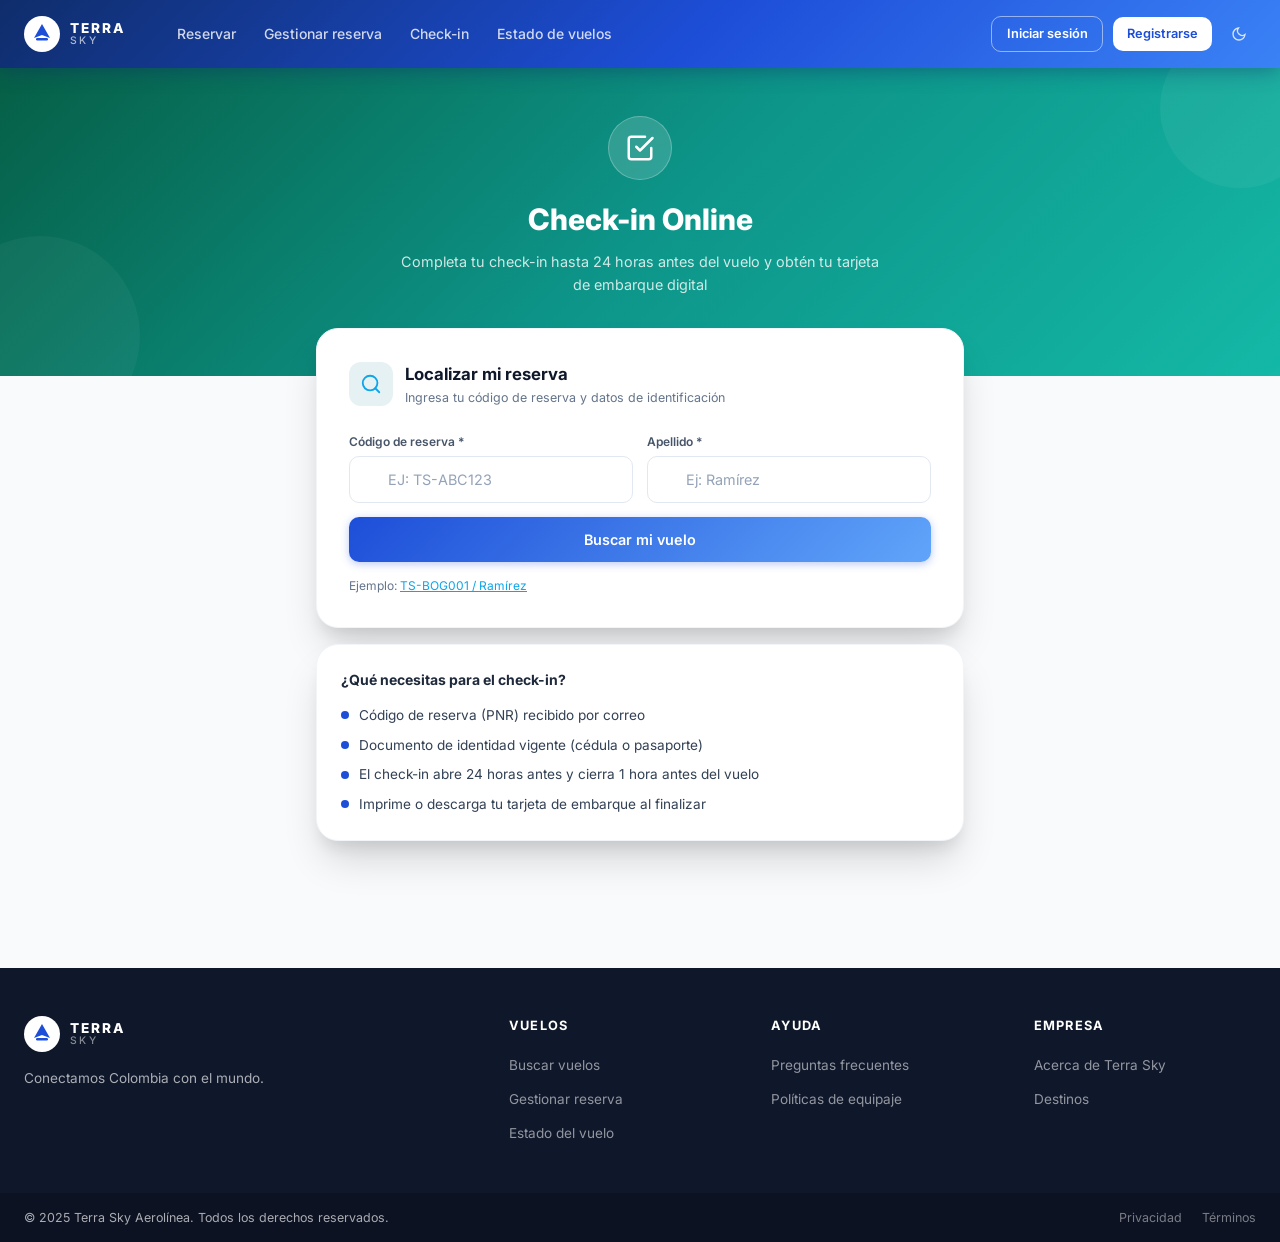
<file: src/checkin.html>
<!DOCTYPE html>
<html lang="es">
<head>
  <meta charset="UTF-8" />
  <meta name="viewport" content="width=device-width, initial-scale=1.0" />
  <title>Check-in Online – Terra Sky</title>
  <link rel="preconnect" href="https://fonts.googleapis.com" />
  <link rel="preconnect" href="https://fonts.gstatic.com" crossorigin />
  <link href="https://fonts.googleapis.com/css2?family=Inter:wght@400;500;600;700;800&display=swap" rel="stylesheet" />
  <link rel="stylesheet" href="css/style.css" />
  <style>
    .checkin-page { min-height: 100vh; background: var(--col-gray-50); }

    /* Hero — Boarding / Check-in theme (teal/emerald) */
    .checkin-hero {
      background: linear-gradient(135deg, #065f46 0%, #0d9488 50%, #14b8a6 100%);
      padding: 3rem 0 5rem;
      color: var(--col-white);
      text-align: center;
      position: relative;
      overflow: hidden;
    }
    .checkin-hero::before {
      content: '';
      position: absolute;
      bottom: -60px; left: -60px;
      width: 200px; height: 200px;
      background: rgba(255,255,255,.04);
      border-radius: 50%;
      pointer-events: none;
    }
    .checkin-hero::after {
      content: '';
      position: absolute;
      top: -40px; right: -40px;
      width: 160px; height: 160px;
      background: rgba(255,255,255,.05);
      border-radius: 50%;
      pointer-events: none;
    }
    .checkin-hero .container { position: relative; z-index: 1; }
    .checkin-hero-icon {
      width: 64px; height: 64px;
      background: rgba(255,255,255,.15);
      border: 1px solid rgba(255,255,255,.25);
      border-radius: 50%;
      display: flex; align-items: center; justify-content: center;
      margin: 0 auto 1rem;
    }
    .checkin-hero h1 { font-size: 1.85rem; font-weight: 800; margin-bottom: .4rem; }
    .checkin-hero p  { font-size: .9rem; opacity: .8; max-width: 480px; margin: 0 auto; }

    /* Window */
    .checkin-window {
      max-width: 680px;
      margin: -3rem auto 0;
      padding: 0 1rem 4rem;
      position: relative;
      z-index: 2;
    }

    /* Step card */
    .checkin-card {
      background: var(--col-white);
      border-radius: var(--radius-xl);
      padding: 2rem;
      box-shadow: var(--shadow-xl);
      border: 1px solid var(--col-gray-100);
      margin-bottom: 1rem;
    }
    .card-head {
      display: flex;
      align-items: center;
      gap: .75rem;
      margin-bottom: 1.5rem;
    }
    .card-head-icon {
      width: 44px; height: 44px;
      border-radius: var(--radius);
      display: flex; align-items: center; justify-content: center;
      flex-shrink: 0;
    }
    .icon-cyan  { background: rgba(14,116,144,.1); color: var(--col-cyan); }
    .icon-green { background: rgba(11,61,145,.1); color: var(--col-primary); }
    .card-head h2 { font-size: 1.05rem; font-weight: 700; color: var(--col-gray-900); }
    .card-head p  { font-size: .78rem; color: var(--col-gray-500); }

    /* Form */
    .ci-form    { display: flex; flex-direction: column; gap: .85rem; }
    .form-group { display: flex; flex-direction: column; gap: .3rem; }
    .form-group label { font-size: .75rem; font-weight: 600; color: var(--col-gray-600); }
    .form-input {
      padding: .65rem .9rem;
      border: 1.5px solid var(--col-gray-200);
      border-radius: var(--radius-sm);
      font-size: .875rem;
      outline: none;
      transition: border-color var(--transition);
      font-family: inherit;
      color: var(--col-gray-800);
      background: var(--col-gray-50);
      width: 100%;
    }
    .form-input:focus { border-color: var(--col-primary); background: var(--col-white); }
    .form-input.error { border-color: #d4183d; }
    .form-row { display: grid; grid-template-columns: 1fr 1fr; gap: .85rem; }
    @media (max-width: 480px) { .form-row { grid-template-columns: 1fr; } }

    /* Error / success */
    .ci-error {
      font-size: .8rem; color: #d4183d;
      background: #fef2f2; border: 1px solid #fecaca;
      border-radius: var(--radius-sm); padding: .5rem .75rem; display: none;
    }
    .ci-error.show { display: block; }

    /* Flight preview mini */
    .flight-mini {
      background: var(--col-gray-50);
      border-radius: var(--radius-lg);
      padding: 1rem 1.25rem;
      display: flex;
      align-items: center;
      justify-content: space-between;
      gap: 1rem;
      flex-wrap: wrap;
      border: 1px solid var(--col-gray-100);
    }
    .fl-mini-route { display: flex; align-items: center; gap: .75rem; }
    .fl-mini-code  { font-size: 1.25rem; font-weight: 800; color: var(--col-gray-900); }
    .fl-mini-line  { width: 48px; height: 2px; background: var(--col-gray-300); }
    .fl-mini-time  { font-size: .78rem; color: var(--col-gray-500); margin-top: .1rem; }
    .fl-mini-badge {
      background: var(--col-primary);
      color: var(--col-white);
      font-size: .7rem;
      font-weight: 700;
      padding: .2rem .6rem;
      border-radius: 999px;
    }

    /* Requirements */
    .req-list { display: flex; flex-direction: column; gap: .5rem; }
    .req-item {
      display: flex;
      align-items: flex-start;
      gap: .6rem;
      font-size: .85rem;
      color: var(--col-gray-700);
    }
    .req-dot {
      width: 8px; height: 8px;
      border-radius: 50%;
      background: var(--col-primary);
      flex-shrink: 0;
      margin-top: .4rem;
    }

    /* Boarding pass */
    .boarding-pass {
      background: var(--col-white);
      border-radius: var(--radius-xl);
      box-shadow: var(--shadow-xl);
      overflow: hidden;
      border: 1px solid var(--col-gray-100);
    }
    .bp-header {
      background: var(--col-primary);
      color: var(--col-white);
      padding: 1.25rem 1.5rem;
      display: flex;
      align-items: center;
      justify-content: space-between;
    }
    .bp-header h3 { font-size: 1rem; font-weight: 700; }
    .bp-header span { font-size: .75rem; opacity: .7; }
    .bp-body {
      padding: 1.5rem;
    }
    .bp-route {
      display: flex;
      align-items: center;
      gap: 1rem;
      margin-bottom: 1.5rem;
    }
    .bp-code { font-size: 2.5rem; font-weight: 800; color: var(--col-gray-900); line-height: 1; }
    .bp-city { font-size: .75rem; color: var(--col-gray-500); }
    .bp-mid { flex: 1; text-align: center; }
    .bp-midline { height: 2px; background: linear-gradient(to right, var(--col-primary), var(--col-cyan)); border-radius: 2px; margin: .35rem 0; }
    .bp-flight-no { font-size: .75rem; color: var(--col-gray-500); }

    .bp-details {
      display: grid;
      grid-template-columns: repeat(3, 1fr);
      gap: 1rem;
      border-top: 2px dashed var(--col-gray-200);
      padding-top: 1.25rem;
    }
    .bp-detail-item label { font-size: .65rem; text-transform: uppercase; letter-spacing: .08em; color: var(--col-gray-500); font-weight: 600; }
    .bp-detail-item span  { font-size: .95rem; font-weight: 700; color: var(--col-gray-900); display: block; margin-top: .15rem; }

    .bp-barcode {
      border-top: 2px dashed var(--col-gray-200);
      padding-top: 1.25rem;
      margin-top: 1.25rem;
      text-align: center;
    }
    .bp-bars {
      display: flex;
      justify-content: center;
      align-items: flex-end;
      gap: 2px;
      height: 56px;
      margin-bottom: .5rem;
    }
    .bp-bar {
      width: 3px;
      background: var(--col-gray-900);
      border-radius: 1px;
    }
    .bp-code-text { font-size: .7rem; color: var(--col-gray-500); letter-spacing: .2em; }
    .bp-actions { display: flex; gap: .75rem; margin-top: 1rem; }
    .btn-print { flex: 1; }

    /* Step visibility */
    .ci-step { display: none; }
    .ci-step.active { display: block; }

    /* Demo data */
    .demo-link {
      font-size: .75rem;
      color: var(--col-cyan);
      cursor: pointer;
      text-decoration: underline;
    }

    /* Security declaration */
    .security-declaration {
      background: rgba(239,246,255,.7);
      border: 1px solid rgba(59,130,246,.2);
      border-radius: var(--radius-lg);
      padding: 1rem 1.1rem;
      margin-bottom: 1rem;
    }
    .security-declaration h4 {
      font-size: .68rem; font-weight: 700; text-transform: uppercase; letter-spacing: .07em;
      color: var(--col-gray-600); margin-bottom: .65rem; display: flex; align-items: center; gap: .4rem;
    }
    .sec-check-label {
      display: flex; gap: .6rem; align-items: flex-start;
      margin-bottom: .55rem; cursor: pointer;
    }
    .sec-check-label:last-child { margin-bottom: 0; }
    .sec-checkbox { margin-top: .15rem; flex-shrink: 0; accent-color: var(--col-primary); width: 15px; height: 15px; cursor: pointer; }
    .sec-check-label span { font-size: .78rem; color: var(--col-gray-700); line-height: 1.45; }
  </style>
</head>
<body>

<!-- ── HEADER ── -->
<header class="site-header">
  <div class="header-inner">
    <a href="index.html" class="logo">
      <div class="logo-icon">
        <svg viewBox="0 0 36 36" fill="none" xmlns="http://www.w3.org/2000/svg">
          <rect width="36" height="36" rx="8" fill="rgba(255,255,255,0.15)"/>
          <path d="M8 22 L15 10 L18 15 L22 10 L28 22" stroke="white" stroke-width="2.2" stroke-linecap="round" stroke-linejoin="round" fill="none"/>
          <circle cx="18" cy="22" r="3" fill="white" opacity=".9"/>
          <path d="M12 26 L24 26" stroke="white" stroke-width="1.5" stroke-linecap="round" opacity=".5"/>
        </svg>
      </div>
      <div class="logo-text">
        <span class="logo-brand">TERRA SKY</span>
        <span class="logo-sub">AEROLÍNEA</span>
      </div>
    </a>
    <nav class="header-nav">
      <a href="reservar.html" class="nav-link">Reservar</a>
      <a href="gestionar.html" class="nav-link">Gestionar reserva</a>
      <a href="checkin.html" class="nav-link">Check-in</a>
      <a href="estado.html" class="nav-link">Estado de vuelos</a>
    </nav>
    <div class="header-actions">
      <a href="login.html" class="btn btn-outline-white btn-sm">Iniciar sesión</a>
      <a href="login.html" class="btn btn-white btn-sm">Registrarse</a>
    </div>
    <button class="hamburger" id="hamburger" aria-label="Menú" aria-expanded="false">
      <span></span><span></span><span></span>
    </button>
  </div>
  <nav class="mobile-nav" id="mobileNav" hidden>
    <a href="reservar.html" class="mobile-nav-link">Reservar</a>
    <a href="gestionar.html" class="mobile-nav-link">Gestionar reserva</a>
    <a href="checkin.html" class="mobile-nav-link">Check-in</a>
    <a href="estado.html" class="mobile-nav-link">Estado de vuelos</a>
    <div class="mobile-nav-btns">
      <a href="login.html" class="btn btn-outline-white btn-sm" style="flex:1;justify-content:center">Iniciar sesión</a>
      <a href="login.html" class="btn btn-white btn-sm" style="flex:1;justify-content:center">Registrarse</a>
    </div>
  </nav>
</header>

<main class="checkin-page">

  <!-- Hero -->
  <div class="checkin-hero">
    <div class="container">
      <div class="checkin-hero-icon">
        <svg width="30" height="30" viewBox="0 0 24 24" fill="none" stroke="white" stroke-width="2" stroke-linecap="round" stroke-linejoin="round"><polyline points="9 11 12 14 22 4"/><path d="M21 12v7a2 2 0 0 1-2 2H5a2 2 0 0 1-2-2V5a2 2 0 0 1 2-2h11"/></svg>
      </div>
      <h1>Check-in Online</h1>
      <p>Completa tu check-in hasta 24 horas antes del vuelo y obtén tu tarjeta de embarque digital</p>
    </div>
  </div>

  <div class="checkin-window">

    <!-- ═══ STEP 0: Lookup ═══ -->
    <div class="ci-step active" id="ciStep0">
      <div class="checkin-card">
        <div class="card-head">
          <div class="card-head-icon icon-cyan">
            <svg width="22" height="22" viewBox="0 0 24 24" fill="none" stroke="currentColor" stroke-width="2" stroke-linecap="round" stroke-linejoin="round"><circle cx="11" cy="11" r="8"/><line x1="21" y1="21" x2="16.65" y2="16.65"/></svg>
          </div>
          <div>
            <h2>Localizar mi reserva</h2>
            <p>Ingresa tu código de reserva y datos de identificación</p>
          </div>
        </div>

        <form class="ci-form" id="ciLookupForm" novalidate>
          <div class="form-row">
            <div class="form-group">
              <label for="ci-code">Código de reserva *</label>
              <input id="ci-code" class="form-input" type="text" placeholder="Ej: TS-ABC123" style="text-transform:uppercase" />
            </div>
            <div class="form-group">
              <label for="ci-last">Apellido *</label>
              <input id="ci-last" class="form-input" type="text" placeholder="Ej: Ramírez" />
            </div>
          </div>
          <div id="ciLookupErr" class="ci-error">No se encontró la reserva. Verifica el código y apellido.</div>
          <button type="submit" class="btn btn-primary" style="padding:.7rem;font-size:.9rem;">Buscar mi vuelo</button>
        </form>

        <p style="font-size:.75rem;color:var(--col-gray-500);margin-top:.85rem">
          Ejemplo: <span class="demo-link" onclick="demoFill('TS-BOG001','Ramírez')">TS-BOG001 / Ramírez</span>
        </p>
      </div>

      <!-- Requirements info -->
      <div class="checkin-card" style="padding:1.5rem">
        <h3 style="font-size:.875rem;font-weight:700;color:var(--col-gray-800);margin-bottom:.85rem">¿Qué necesitas para el check-in?</h3>
        <div class="req-list">
          <div class="req-item"><div class="req-dot"></div>Código de reserva (PNR) recibido por correo</div>
          <div class="req-item"><div class="req-dot"></div>Documento de identidad vigente (cédula o pasaporte)</div>
          <div class="req-item"><div class="req-dot"></div>El check-in abre 24 horas antes y cierra 1 hora antes del vuelo</div>
          <div class="req-item"><div class="req-dot"></div>Imprime o descarga tu tarjeta de embarque al finalizar</div>
        </div>
      </div>
    </div>

    <!-- ═══ STEP 1: Passenger confirmation ═══ -->
    <div class="ci-step" id="ciStep1">
      <div class="checkin-card">
        <div class="card-head">
          <div class="card-head-icon icon-green">
            <svg width="22" height="22" viewBox="0 0 24 24" fill="none" stroke="currentColor" stroke-width="2" stroke-linecap="round" stroke-linejoin="round"><path d="M20 21v-2a4 4 0 0 0-4-4H8a4 4 0 0 0-4 4v2"/><circle cx="12" cy="7" r="4"/></svg>
          </div>
          <div>
            <h2>Confirmar datos del pasajero</h2>
            <p>Verifica que los datos a continuación son correctos</p>
          </div>
        </div>

        <!-- Mini flight preview -->
        <div class="flight-mini" id="ci-flightMini" style="margin-bottom:1.25rem">
          <div class="fl-mini-route">
            <div>
              <div class="fl-mini-code" id="ci-origin">BOG</div>
              <div class="fl-mini-time" id="ci-dep">22:30</div>
            </div>
            <div class="fl-mini-line"></div>
            <div>
              <div class="fl-mini-code" id="ci-dest">MAD</div>
              <div class="fl-mini-time" id="ci-arr">14:15</div>
            </div>
          </div>
          <div>
            <div style="font-size:.78rem;color:var(--col-gray-600);margin-bottom:.25rem" id="ci-date">15 Mar 2026</div>
            <span class="fl-mini-badge" id="ci-flightNo">TS-152</span>
          </div>
        </div>

        <form class="ci-form" id="ciPassForm" novalidate>
          <div class="form-row">
            <div class="form-group">
              <label for="ci-fn">Nombres</label>
              <input id="ci-fn" class="form-input" type="text" placeholder="Nombres" />
            </div>
            <div class="form-group">
              <label for="ci-ln">Apellidos</label>
              <input id="ci-ln" class="form-input" type="text" placeholder="Apellidos" />
            </div>
          </div>
          <div class="form-row">
            <div class="form-group">
              <label for="ci-doctype">Tipo de documento</label>
              <select id="ci-doctype" class="form-input">
                <option>Cédula de ciudadanía</option>
                <option>Pasaporte</option>
                <option>Cédula de extranjería</option>
              </select>
            </div>
            <div class="form-group">
              <label for="ci-docnum">Número de documento *</label>
              <input id="ci-docnum" class="form-input" type="text" placeholder="Ej: 1012345678" />
            </div>
          </div>
          <div class="form-group">
            <label for="ci-email">Correo para tarjeta de embarque *</label>
            <input id="ci-email" class="form-input" type="email" placeholder="correo@email.com" />
          </div>

          <!-- Declaración de seguridad -->
          <div class="security-declaration">
            <h4>
              <svg width="13" height="13" viewBox="0 0 24 24" fill="none" stroke="currentColor" stroke-width="2" stroke-linecap="round" stroke-linejoin="round"><path d="M12 22s8-4 8-10V5l-8-3-8 3v7c0 6 8 10 8 10z"/></svg>
              Declaración de seguridad
            </h4>
            <label class="sec-check-label">
              <input type="checkbox" id="ci-sec1" class="sec-checkbox" />
              <span>No porto armas, explosivos ni sustancias peligrosas en mi equipaje de mano ni en bodega.</span>
            </label>
            <label class="sec-check-label">
              <input type="checkbox" id="ci-sec2" class="sec-checkbox" />
              <span>Mis líquidos cumplen la restricción de 100 ml máx. por recipiente en bolsa transparent cerrada.</span>
            </label>
            <label class="sec-check-label">
              <input type="checkbox" id="ci-sec3" class="sec-checkbox" />
              <span>Acepto los términos y condiciones de viaje de Terra Sky Aerolínea.</span>
            </label>
          </div>

          <div id="ciPassErr" class="ci-error"></div>

          <div style="display:flex;gap:.75rem">
            <button type="button" class="btn" style="border:1.5px solid var(--col-gray-300);color:var(--col-gray-700)" onclick="goCI(0)">← Atrás</button>
            <button type="submit" class="btn btn-primary" style="flex:1">Continuar →</button>
          </div>
        </form>
      </div>
    </div>

    <!-- ═══ STEP 2: Boarding Pass ═══ -->
    <div class="ci-step" id="ciStep2">
      <div class="checkin-card" style="background:linear-gradient(135deg,rgba(27,67,50,.04),rgba(14,116,144,.04));border-color:rgba(27,67,50,.15)">
        <div style="text-align:center;margin-bottom:1.5rem">
          <div style="width:56px;height:56px;background:rgba(34,197,94,.1);border-radius:50%;display:flex;align-items:center;justify-content:center;margin:0 auto .75rem">
            <svg width="26" height="26" viewBox="0 0 24 24" fill="none" stroke="#22c55e" stroke-width="2.5" stroke-linecap="round" stroke-linejoin="round"><polyline points="20 6 9 17 4 12"/></svg>
          </div>
          <h2 style="color:var(--col-gray-900);font-size:1.1rem;font-weight:700;margin-bottom:.25rem">¡Check-in completado!</h2>
          <p style="font-size:.8rem;color:var(--col-gray-500)">Tu tarjeta de embarque está lista. Preséntala en el aeropuerto.</p>
        </div>

        <!-- Boarding Pass -->
        <div class="boarding-pass">
          <div class="bp-header">
            <div>
              <h3>TARJETA DE EMBARQUE</h3>
              <span id="bp-flightLabel">Vuelo TS-152</span>
            </div>
            <svg width="28" height="28" viewBox="0 0 36 36" fill="none">
              <path d="M8 22 L15 10 L18 15 L22 10 L28 22" stroke="white" stroke-width="2.2" stroke-linecap="round" stroke-linejoin="round" fill="none"/>
              <circle cx="18" cy="22" r="3" fill="white" opacity=".9"/>
            </svg>
          </div>
          <div class="bp-body">
            <div class="bp-route">
              <div class="bp-airport">
                <div class="bp-code" id="bp-origin">BOG</div>
                <div class="bp-city" id="bp-originCity">Bogotá</div>
              </div>
              <div class="bp-mid">
                <div class="bp-midline"></div>
                <div class="bp-flight-no" id="bp-flightNo">TS-152</div>
              </div>
              <div class="bp-airport" style="text-align:right">
                <div class="bp-code" id="bp-dest">MAD</div>
                <div class="bp-city" id="bp-destCity">Madrid</div>
              </div>
            </div>

            <div class="bp-details">
              <div class="bp-detail-item">
                <label>Pasajero</label>
                <span id="bp-name" style="font-size:.8rem">CARLOS RAMÍREZ</span>
              </div>
              <div class="bp-detail-item">
                <label>Fecha</label>
                <span id="bp-date">15 MAR</span>
              </div>
              <div class="bp-detail-item">
                <label>Salida</label>
                <span id="bp-dep">22:30</span>
              </div>
              <div class="bp-detail-item">
                <label>Asiento</label>
                <span id="bp-seat">14A</span>
              </div>
              <div class="bp-detail-item">
                <label>Clase</label>
                <span id="bp-cabin">Económica</span>
              </div>
              <div class="bp-detail-item">
                <label>Puerta</label>
                <span id="bp-gate">B12</span>
              </div>
            </div>

            <div class="bp-barcode">
              <div class="bp-bars" id="bpBars"></div>
              <div class="bp-code-text" id="bp-barcode-text">TS BOG MAD 0315 14A EC</div>
            </div>
          </div>
        </div>

        <div class="bp-actions">
          <button class="btn btn-primary btn-print" onclick="window.print()">
            <svg width="15" height="15" viewBox="0 0 24 24" fill="none" stroke="currentColor" stroke-width="2" stroke-linecap="round" stroke-linejoin="round"><polyline points="6 9 6 2 18 2 18 9"/><path d="M6 18H4a2 2 0 0 1-2-2v-5a2 2 0 0 1 2-2h16a2 2 0 0 1 2 2v5a2 2 0 0 1-2 2h-2"/><rect x="6" y="14" width="12" height="8"/></svg>
            Imprimir tarjeta
          </button>
          <a href="estado.html" class="btn btn-cyan" style="flex:1;justify-content:center">
            Estado del vuelo
          </a>
        </div>
      </div>
    </div>

  </div><!-- /checkin-window -->

</main>

<!-- ── FOOTER ── -->
<footer class="site-footer">
  <div class="container">
    <div class="footer-inner">
      <div>
        <div class="footer-logo">
          <div class="footer-logo-icon">
            <svg viewBox="0 0 36 36" fill="none">
              <rect width="36" height="36" rx="8" fill="rgba(255,255,255,0.1)"/>
              <path d="M8 22 L15 10 L18 15 L22 10 L28 22" stroke="white" stroke-width="2.2" stroke-linecap="round" stroke-linejoin="round" fill="none"/>
              <circle cx="18" cy="22" r="3" fill="white" opacity=".9"/>
            </svg>
          </div>
          <div class="footer-logo-text">
            <span class="footer-logo-brand">TERRA SKY</span>
            <span class="footer-logo-sub">AEROLÍNEA</span>
          </div>
        </div>
        <p class="footer-tagline">Conectamos Colombia con el mundo.</p>
      </div>
      <div class="footer-links"><h4>Vuelos</h4><ul>
        <li><a href="resultados.html">Buscar vuelos</a></li>
        <li><a href="gestionar.html">Gestionar reserva</a></li>
        <li><a href="estado.html">Estado del vuelo</a></li>
      </ul></div>
      <div class="footer-links"><h4>Ayuda</h4><ul>
        <li><a href="#">Preguntas frecuentes</a></li>
        <li><a href="#">Políticas de equipaje</a></li>
      </ul></div>
      <div class="footer-links"><h4>Empresa</h4><ul>
        <li><a href="#">Acerca de Terra Sky</a></li>
        <li><a href="#">Destinos</a></li>
      </ul></div>
    </div>
  </div>
  <div class="footer-bottom">
    <div class="container">
      <div class="footer-bottom-inner">
        <span>© 2025 Terra Sky Aerolínea. Todos los derechos reservados.</span>
        <div class="footer-bottom-links"><a href="#">Privacidad</a><a href="#">Términos</a></div>
      </div>
    </div>
  </div>
</footer>

<script src="js/mockData.js"></script>
<script src="js/global.js"></script>
<script>
(function () {
  'use strict';

  var currentBooking = null;

  // ── Step manager ──
  window.goCI = function (n) {
    document.querySelectorAll('.ci-step').forEach(function(el, i) {
      el.classList.toggle('active', i === n);
    });
    window.scrollTo({ top: 0, behavior: 'smooth' });
  };

  // ── Step 0: lookup — usa TSData ──
  document.getElementById('ciLookupForm').addEventListener('submit', function (e) {
    e.preventDefault();
    var code  = document.getElementById('ci-code').value.trim().toUpperCase();
    var lname = document.getElementById('ci-last').value.trim();
    var errEl = document.getElementById('ciLookupErr');

    var booking = TSData.findReservaByCodeAndLastName(code, lname);

    if (!booking) {
      errEl.classList.add('show');
      showToast('No se encontró la reserva', 'error');
      return;
    }
    if (booking.estado === 'Cancelada') {
      errEl.textContent = 'Esta reserva fue cancelada y no es válida para check-in.';
      errEl.classList.add('show');
      showToast('Reserva cancelada', 'warning');
      return;
    }
    if (booking.checkedIn) {
      errEl.textContent = 'Ya realizaste el check-in para esta reserva.';
      errEl.classList.add('show');
      showToast('Check-in ya realizado previamente', 'info');
      return;
    }
    errEl.classList.remove('show');
    currentBooking = booking;
    prefillStep1();
    goCI(1);
  });

  function prefillStep1() {
    var b = currentBooking;
    document.getElementById('ci-origin').textContent   = b.origin;
    document.getElementById('ci-dest').textContent     = b.dest;
    document.getElementById('ci-dep').textContent      = b.dep || '';
    document.getElementById('ci-arr').textContent      = b.arr || '';
    document.getElementById('ci-date').textContent     = b.date || '';
    document.getElementById('ci-flightNo').textContent = b.flightCode || b.code;
    document.getElementById('ci-fn').value = b.firstName || '';
    document.getElementById('ci-ln').value = b.lastName || '';
    if (b.email) document.getElementById('ci-email').value = b.email;
    if (b.docNumber) document.getElementById('ci-docnum').value = b.docNumber;
    if (b.docType) {
      var sel = document.getElementById('ci-doctype');
      for (var i = 0; i < sel.options.length; i++) {
        if (sel.options[i].text === b.docType) { sel.selectedIndex = i; break; }
      }
    }
  }

  // ── Step 1: passenger confirm ──
  document.getElementById('ciPassForm').addEventListener('submit', function (e) {
    e.preventDefault();
    var doc   = document.getElementById('ci-docnum').value.trim();
    var email = document.getElementById('ci-email').value.trim();
    var errEl = document.getElementById('ciPassErr');

    if (!doc) {
      errEl.textContent = 'Ingresa tu número de documento.';
      errEl.classList.add('show');
      document.getElementById('ci-docnum').classList.add('error');
      return;
    }
    if (!email || !/^[^\s@]+@[^\s@]+\.[^\s@]+$/.test(email)) {
      errEl.textContent = 'Ingresa un correo electrónico válido.';
      errEl.classList.add('show');
      document.getElementById('ci-email').classList.add('error');
      return;
    }
    var sec1 = document.getElementById('ci-sec1').checked;
    var sec2 = document.getElementById('ci-sec2').checked;
    var sec3 = document.getElementById('ci-sec3').checked;
    if (!sec1 || !sec2 || !sec3) {
      errEl.textContent = 'Debes aceptar todas las declaraciones de seguridad para continuar.';
      errEl.classList.add('show');
      return;
    }
    errEl.classList.remove('show');

    // Persistir check-in en sessionStorage
    TSData.updateReserva(currentBooking.code, { checkedIn: true, estado: 'Check-in' });
    showToast('¡Check-in completado exitosamente!', 'success', 5000);

    buildBoardingPass();
    goCI(2);
  });

  function buildBoardingPass() {
    var b = currentBooking;
    var originCity = b.originCity || (TSData.AIRPORT_MAP[b.origin] ? TSData.AIRPORT_MAP[b.origin].city : b.origin);
    var destCity   = b.destCity   || (TSData.AIRPORT_MAP[b.dest]   ? TSData.AIRPORT_MAP[b.dest].city   : b.dest);

    document.getElementById('bp-flightLabel').textContent  = 'Vuelo ' + (b.flightCode || b.code);
    document.getElementById('bp-origin').textContent       = b.origin;
    document.getElementById('bp-originCity').textContent   = originCity;
    document.getElementById('bp-dest').textContent         = b.dest;
    document.getElementById('bp-destCity').textContent     = destCity;
    document.getElementById('bp-flightNo').textContent     = b.flightCode || b.code;
    document.getElementById('bp-name').textContent         = (b.passenger || (b.firstName + ' ' + b.lastName)).toUpperCase();
    document.getElementById('bp-date').textContent         = b.dateShort || b.date || '';
    document.getElementById('bp-dep').textContent          = b.dep || '';
    document.getElementById('bp-seat').textContent         = b.seat || 'Sin asignar';
    document.getElementById('bp-cabin').textContent        = b.cabin || 'Económica';
    document.getElementById('bp-gate').textContent         = b.gate || '—';
    var shortDate = (b.dateShort || b.date || '').replace(/\s/g,'');
    document.getElementById('bp-barcode-text').textContent = 'TS ' + b.origin + ' ' + b.dest + ' ' + shortDate + ' ' + (b.seat||'');

    // Generate barcode bars
    var barsEl = document.getElementById('bpBars');
    barsEl.innerHTML = '';
    var heights = [20,35,48,30,56,42,28,18,50,38,25,44,32,56,20,35,48,30,42,28,18,50,38,25,44,32];
    heights.forEach(function(h) {
      var bar = document.createElement('div');
      bar.className = 'bp-bar';
      bar.style.height = h + 'px';
      barsEl.appendChild(bar);
    });
  }

  // ── Demo fill ──
  window.demoFill = function (code, lname) {
    document.getElementById('ci-code').value = code;
    document.getElementById('ci-last').value = lname;
  };

  // ── Hamburger ──
  var ham = document.getElementById('hamburger');
  var mobileNav = document.getElementById('mobileNav');
  if (ham) {
    ham.addEventListener('click', function() {
      var open = ham.classList.toggle('open');
      ham.setAttribute('aria-expanded', open);
      mobileNav.hidden = !open;
    });
  }

  // ── Auto-fill from URL params ──
  var p = new URLSearchParams(location.search);
  var urlCode = p.get('code');
  if (urlCode) {
    document.getElementById('ci-code').value = urlCode;
    var b = TSData.findReserva(urlCode);
    if (b) {
      document.getElementById('ci-last').value = b.lastName || '';
    }
  }
})();
</script>
<script src="js/brand.js"></script>
<script src="js/auth.js"></script>
<script src="js/energy-monitor.js"></script>
</body>
</html>
</file>
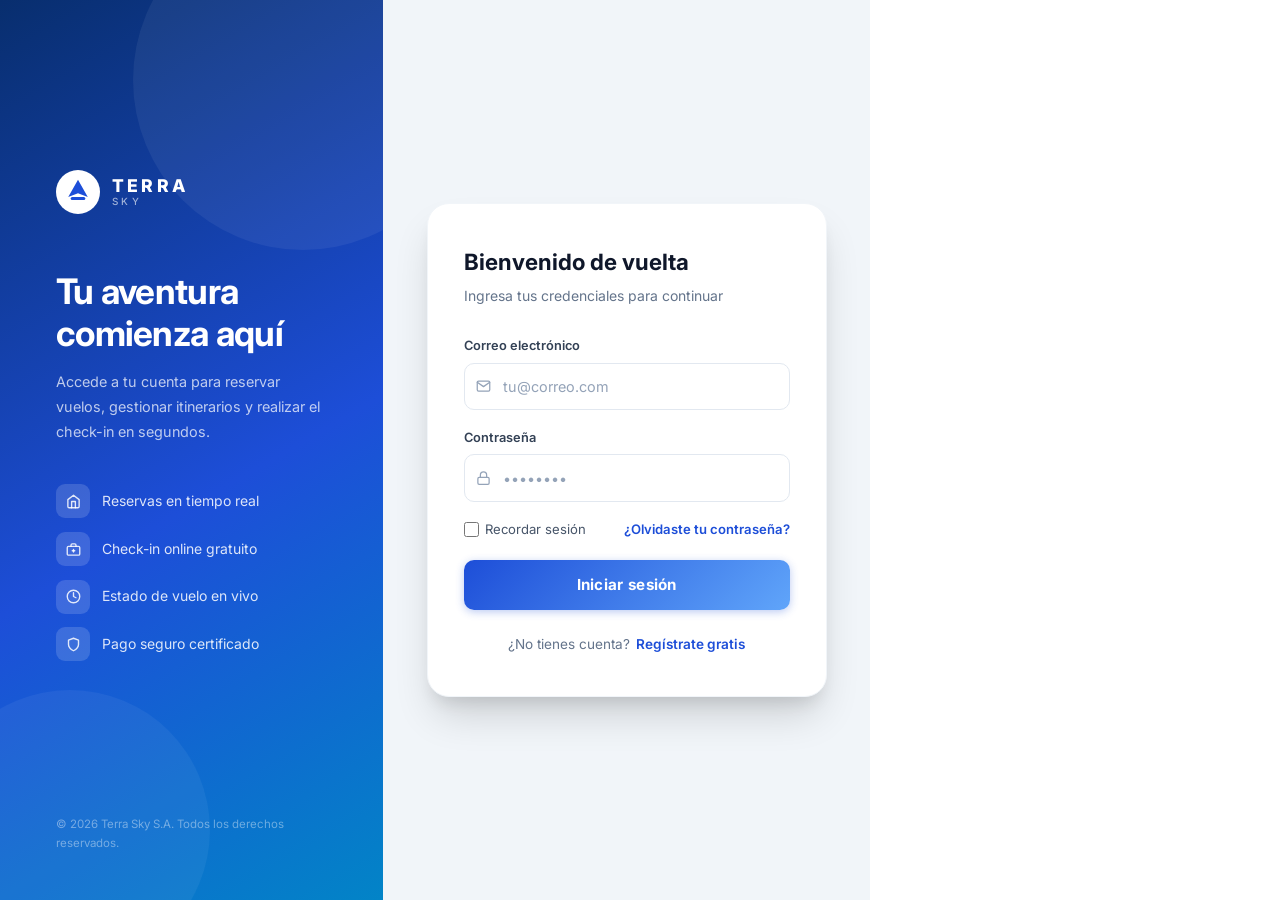
<file: src/dashboard-admin.html>
<!DOCTYPE html>
<html lang="es">
<head>
  <meta charset="UTF-8" />
  <meta name="viewport" content="width=device-width, initial-scale=1.0" />
  <title>Panel de Administración – Terra Sky</title>
  <link rel="preconnect" href="https://fonts.googleapis.com" />
  <link rel="preconnect" href="https://fonts.gstatic.com" crossorigin />
  <link href="https://fonts.googleapis.com/css2?family=Inter:wght@400;500;600;700;800&display=swap" rel="stylesheet" />
  <link rel="stylesheet" href="css/style.css" />
  <style>
    *{margin:0;padding:0;box-sizing:border-box}
    body{font-family:'Inter',sans-serif;background:#f8fafc;overflow:hidden}

    .panel{display:flex;height:100vh;overflow:hidden}

    /* ── SIDEBAR ── */
    .sidebar{width:240px;background:#fff;border-right:1px solid #e5e7eb;display:flex;flex-direction:column;flex-shrink:0}
    .sidebar-brand{background:#3730A3;padding:1.25rem}
    .sidebar-logo{display:flex;align-items:center;gap:.5rem;margin-bottom:1.25rem;text-decoration:none}
    .sidebar-logo-circle{width:36px;height:36px;background:#fff;border-radius:50%;display:flex;align-items:center;justify-content:center;flex-shrink:0}
    .sidebar-logo-circle svg{width:22px;height:22px}
    .sidebar-logo-text{color:#fff;font-weight:700;font-size:.85rem;line-height:1}
    .sidebar-logo-sub{display:block;font-size:.6rem;opacity:.7;letter-spacing:.15em;font-weight:400;margin-top:2px}

    .sidebar-user{display:flex;align-items:center;gap:.75rem;background:rgba(255,255,255,.15);border-radius:12px;padding:.75rem}
    .sidebar-avatar{width:40px;height:40px;background:rgba(255,255,255,.2);border-radius:50%;display:flex;align-items:center;justify-content:center;font-size:1.2rem}
    .sidebar-user-name{color:#fff;font-size:.85rem;font-weight:600;white-space:nowrap;overflow:hidden;text-overflow:ellipsis}
    .sidebar-user-role{color:rgba(255,255,255,.6);font-size:.7rem}

    .sidebar-nav{flex:1;padding:.75rem;overflow-y:auto}
    .sidebar-nav-label{font-size:.65rem;text-transform:uppercase;letter-spacing:.1em;color:#9ca3af;padding:.5rem .75rem;margin-bottom:.25rem}
    .sidebar-nav a{display:flex;align-items:center;gap:.75rem;padding:.6rem .75rem;border-radius:12px;text-decoration:none;font-size:.85rem;color:#4b5563;margin-bottom:2px;transition:all .2s}
    .sidebar-nav a:hover{background:#eef2ff;color:#3730A3}
    .sidebar-nav a.active{background:#e0e7ff;color:#3730A3;font-weight:600}
    .sidebar-nav a .nav-icon{width:18px;height:18px;opacity:.5;flex-shrink:0}
    .sidebar-nav a.active .nav-icon{opacity:1}
    .sidebar-nav a .chevron{margin-left:auto;width:14px;height:14px;opacity:0}
    .sidebar-nav a.active .chevron{opacity:.7}

    .sidebar-footer{padding:.75rem;border-top:1px solid #f3f4f6}
    .sidebar-footer a,.sidebar-footer button{display:flex;align-items:center;gap:.75rem;padding:.6rem .75rem;border-radius:12px;font-size:.85rem;color:#6b7280;background:none;border:none;cursor:pointer;width:100%;text-decoration:none;transition:all .2s}
    .sidebar-footer a:hover,.sidebar-footer button:hover{background:#fef2f2;color:#dc2626}

    /* ── MAIN AREA ── */
    .main-area{flex:1;display:flex;flex-direction:column;overflow:hidden;min-width:0}

    .topbar{background:#3730A3;color:#fff;padding:.75rem 1.5rem;display:flex;align-items:center;justify-content:space-between;flex-shrink:0}
    .topbar-left{display:flex;align-items:center;gap:.75rem}
    .topbar h1{font-size:.95rem;font-weight:600;color:#fff}
    .topbar-date{font-size:.7rem;opacity:.6}
    .topbar-right{display:flex;align-items:center;gap:.5rem}
    .topbar-bell{position:relative;padding:.5rem;border-radius:8px;background:rgba(255,255,255,.1);border:none;color:#fff;cursor:pointer}
    .topbar-bell:hover{background:rgba(255,255,255,.2)}
    .topbar-bell-dot{position:absolute;top:6px;right:6px;width:7px;height:7px;background:#facc15;border-radius:50%}
    .topbar-user{display:none;align-items:center;gap:.5rem;background:rgba(255,255,255,.15);border-radius:12px;padding:.35rem .75rem}
    .topbar-user-avatar{width:24px;height:24px;background:rgba(255,255,255,.3);border-radius:50%;display:flex;align-items:center;justify-content:center;font-size:.7rem}
    .topbar-user-name{font-size:.75rem;color:#fff}

    .hamburger-panel{display:none;background:none;border:none;color:#fff;padding:.5rem;cursor:pointer;border-radius:8px}
    .hamburger-panel:hover{background:rgba(255,255,255,.15)}
    .hamburger-panel svg{width:22px;height:22px}

    .content{flex:1;overflow-y:auto;padding:1.5rem}
    .content-inner{max-width:1100px;margin:0 auto}

    /* ── KPIs ── */
    .kpi-grid{display:grid;grid-template-columns:repeat(3,1fr);gap:1rem;margin-bottom:1.5rem}
    .kpi-card{background:#fff;border-radius:16px;padding:1.25rem;border:1px solid #f3f4f6;box-shadow:0 1px 2px rgba(0,0,0,.04);transition:all .25s}
    .kpi-card:hover{transform:translateY(-3px);box-shadow:0 6px 16px rgba(0,0,0,.08)}
    .kpi-card-icon{width:40px;height:40px;border-radius:12px;display:flex;align-items:center;justify-content:center;margin-bottom:.75rem}
    .kpi-card-value{font-size:1.5rem;font-weight:800;color:#111827}
    .kpi-card-label{font-size:.75rem;color:#9ca3af;margin-top:.25rem}
    .kpi-card-trend{display:flex;align-items:center;gap:.3rem;margin-top:.35rem;font-size:.7rem}
    .kpi-trend-up{color:#10b981}
    .kpi-trend-down{color:#ef4444}

    /* ── SECTIONS ── */
    .grid-2{display:grid;grid-template-columns:1fr 1fr;gap:1.5rem;margin-bottom:1.5rem}
    .section-card{background:#fff;border-radius:16px;border:1px solid #f3f4f6;box-shadow:0 1px 2px rgba(0,0,0,.04);padding:1.5rem}
    .section-header{display:flex;justify-content:space-between;align-items:center;margin-bottom:1rem}
    .section-title{font-size:1rem;font-weight:700;color:#111827}
    .section-link{font-size:.8rem;color:#4f46e5;text-decoration:none;display:flex;align-items:center;gap:.25rem}
    .section-link:hover{text-decoration:underline}

    .item-row{display:flex;align-items:center;justify-content:space-between;padding:.75rem;border-radius:12px;margin-bottom:.5rem;background:#f9fafb;transition:all .2s}
    .item-row:hover{background:#eef2ff}
    .item-row-left{display:flex;align-items:center;gap:.75rem}

    .item-brand{font-size:.65rem;font-weight:800;color:#c8102e;background:rgba(200,16,46,.08);padding:.3rem .6rem;border-radius:5px;white-space:nowrap}
    .item-name{font-size:.85rem;font-weight:600;color:#111827}
    .item-meta{font-size:.7rem;color:#9ca3af;margin-top:.15rem}
    .item-row-right{display:flex;align-items:center;gap:.75rem}

    .badge{font-size:.65rem;font-weight:700;padding:.25rem .6rem;border-radius:6px}
    .badge-green{background:rgba(34,197,94,.12);color:#15803d}
    .badge-yellow{background:rgba(234,179,8,.12);color:#92400e}
    .badge-blue{background:rgba(59,130,246,.12);color:#1d4ed8}
    .badge-red{background:rgba(239,68,68,.12);color:#dc2626}
    .badge-gray{background:rgba(107,114,128,.12);color:#4b5563}

    /* Alert rows */
    .alert-row{display:flex;align-items:center;gap:.75rem;padding:.75rem;border-radius:12px;margin-bottom:.5rem}
    .alert-row-warning{background:#fefce8;border:1px solid #fef08a}
    .alert-row-error{background:#fef2f2;border:1px solid #fecaca}
    .alert-row-success{background:#f0fdf4;border:1px solid #bbf7d0}
    .alert-row-info{background:#eff6ff;border:1px solid #bfdbfe}
    .alert-dot{width:8px;height:8px;border-radius:50%;flex-shrink:0}
    .dot-yellow{background:#eab308}.dot-red{background:#ef4444}.dot-green{background:#22c55e}.dot-blue{background:#3b82f6}
    .alert-text{font-size:.82rem;color:#374151}
    .alert-time{font-size:.65rem;color:#9ca3af;margin-left:auto;white-space:nowrap}

    /* Quick links */
    .quick-links{display:grid;grid-template-columns:repeat(4,1fr);gap:1rem;margin-bottom:1.5rem}
    .quick-link{display:flex;flex-direction:column;align-items:center;gap:.5rem;padding:1.1rem;background:#fff;border-radius:16px;border:1px solid #f3f4f6;box-shadow:0 1px 2px rgba(0,0,0,.04);text-decoration:none;color:#4b5563;transition:all .25s;cursor:pointer}
    .quick-link:hover{background:#eef2ff;color:#3730A3;transform:translateY(-2px);box-shadow:0 4px 12px rgba(0,0,0,.08)}
    .quick-link-icon{width:40px;height:40px;border-radius:12px;background:#eef2ff;display:flex;align-items:center;justify-content:center;color:#4f46e5}
    .quick-link span{font-size:.78rem;font-weight:600;text-align:center}

    /* ── MOBILE ── */
    .sidebar-overlay{display:none;position:fixed;inset:0;background:rgba(0,0,0,.4);z-index:50}
    .sidebar-overlay.open{display:block}
    .sidebar-mobile{position:fixed;left:0;top:0;bottom:0;width:260px;z-index:51;transform:translateX(-100%);transition:transform .3s ease;background:#fff;box-shadow:2px 0 20px rgba(0,0,0,.15);display:flex;flex-direction:column}
    .sidebar-mobile.open{transform:translateX(0)}

    /* ── DARK MODE ── */
    [data-theme="dark"] body{background:#020617}
    [data-theme="dark"] .sidebar,
    [data-theme="dark"] .sidebar-mobile{background:#0f172a;border-right-color:#1e293b}
    [data-theme="dark"] .sidebar-nav-label{color:#f5f9ff}
    [data-theme="dark"] .sidebar-nav a{color:#ffffff}
    [data-theme="dark"] .sidebar-nav a:hover{background:#1e293b;color:#c4b5fd}
    [data-theme="dark"] .sidebar-nav a.active{background:#312e81;color:#e0e7ff}
    [data-theme="dark"] .sidebar-footer{border-top-color:#1e293b}
    [data-theme="dark"] .sidebar-footer a,
    [data-theme="dark"] .sidebar-footer button{color:#f5f9ff}
    [data-theme="dark"] .sidebar-footer a:hover,
    [data-theme="dark"] .sidebar-footer button:hover{background:#3f1d1d;color:#fca5a5}

    [data-theme="dark"] .content{background:#020617}
    [data-theme="dark"] .kpi-card,
    [data-theme="dark"] .section-card,
    [data-theme="dark"] .quick-link{background:#0f172a;border-color:#1e293b;box-shadow:none}
    [data-theme="dark"] .kpi-card:hover,
    [data-theme="dark"] .quick-link:hover{box-shadow:0 12px 22px -16px rgba(15,23,42,.7)}
    [data-theme="dark"] .kpi-card-value,
    [data-theme="dark"] .section-title,
    [data-theme="dark"] .item-name,
    [data-theme="dark"] .alert-text{color:#ffffff}
    [data-theme="dark"] .kpi-card-label,
    [data-theme="dark"] .item-meta,
    [data-theme="dark"] .alert-time,
    [data-theme="dark"] .quick-link{color:#f5f9ff}
    [data-theme="dark"] .section-link{color:#c4b5fd}
    [data-theme="dark"] .item-row{background:#111827}
    [data-theme="dark"] .item-row:hover{background:#1e293b}
    [data-theme="dark"] .badge-green{background:rgba(34,197,94,.22);color:#86efac}
    [data-theme="dark"] .badge-yellow{background:rgba(234,179,8,.22);color:#fcd34d}
    [data-theme="dark"] .badge-blue{background:rgba(59,130,246,.22);color:#93c5fd}
    [data-theme="dark"] .badge-red{background:rgba(239,68,68,.22);color:#fca5a5}
    [data-theme="dark"] .badge-gray{background:rgba(148,163,184,.2);color:#cbd5e1}
    [data-theme="dark"] .alert-row-warning{background:#422006;border-color:#78350f}
    [data-theme="dark"] .alert-row-error{background:#3f1d1d;border-color:#7f1d1d}
    [data-theme="dark"] .alert-row-success{background:#052e25;border-color:#14532d}
    [data-theme="dark"] .alert-row-info{background:#0f2547;border-color:#1e3a8a}
    [data-theme="dark"] .quick-link-icon{background:#1e293b;color:#a5b4fc}

    [data-theme="dark"] .content [style*="color:#1f2937"],
    [data-theme="dark"] .content [style*="color:#111827"]{color:#ffffff !important}
    [data-theme="dark"] .content [style*="color:#9ca3af"],
    [data-theme="dark"] .content [style*="color:#6b7280"]{color:#f5f9ff !important}

    @media(min-width:769px){.topbar-user{display:flex}}
    @media(max-width:768px){
      .sidebar{display:none}
      .hamburger-panel{display:block}
      .kpi-grid{grid-template-columns:repeat(2,1fr)}
      .grid-2{grid-template-columns:1fr}
      .quick-links{grid-template-columns:repeat(2,1fr)}
      .item-row{flex-direction:column;align-items:flex-start;gap:.5rem}
      .item-row-right{align-self:flex-end}
    }
  </style>
</head>
<body>

<div class="panel">

  <!-- ===== SIDEBAR ===== -->
  <aside class="sidebar">
    <div class="sidebar-brand">
      <a href="index.html" class="sidebar-logo">
        <div class="sidebar-logo-circle"><svg viewBox="0 0 36 36" fill="none"><circle cx="18" cy="18" r="18" fill="white"/><path d="M10 22 L18 8 L26 22 L18 19 Z" fill="#0B3D91"/><rect x="12" y="22" width="12" height="2.5" rx="1.25" fill="#0B3D91"/></svg></div>
        <div class="sidebar-logo-text">TERRA<span class="sidebar-logo-sub">SKY</span></div>
      </a>
      <div class="sidebar-user">
        <div class="sidebar-avatar">⚙️</div>
        <div style="min-width:0">
          <div class="sidebar-user-name" id="sidebarName">Administrador</div>
          <div class="sidebar-user-role">Admin Terra Sky</div>
        </div>
      </div>
    </div>
    <nav class="sidebar-nav">
      <p class="sidebar-nav-label">Menú</p>
      <a href="dashboard-admin.html" class="active">
        <svg class="nav-icon" viewBox="0 0 24 24" fill="none" stroke="currentColor" stroke-width="2"><rect x="3" y="3" width="7" height="7"/><rect x="14" y="3" width="7" height="7"/><rect x="14" y="14" width="7" height="7"/><rect x="3" y="14" width="7" height="7"/></svg>
        Dashboard
        <svg class="chevron" viewBox="0 0 24 24" fill="none" stroke="currentColor" stroke-width="2"><polyline points="9 18 15 12 9 6"/></svg>
      </a>
      <a href="#">
        <svg class="nav-icon" viewBox="0 0 24 24" fill="none" stroke="currentColor" stroke-width="2"><path d="M17.8 19.2L16 11l3.5-3.5C21 6 21.5 4 21 3c-1-.5-3 0-4.5 1.5L13 8 4.8 6.2c-.5-.1-.9.1-1.1.5l-.3.5c-.2.5-.1 1 .3 1.3L9 12l-2 3H4l-1 1 3 2 2 3 1-1v-3l3-2 3.5 5.3c.3.4.8.5 1.3.3l.5-.2c.4-.3.6-.7.5-1.2z"/></svg>
        Gestión de vuelos
      </a>
      <a href="#">
        <svg class="nav-icon" viewBox="0 0 24 24" fill="none" stroke="currentColor" stroke-width="2"><path d="M17 21v-2a4 4 0 00-4-4H5a4 4 0 00-4 4v2"/><circle cx="9" cy="7" r="4"/><path d="M23 21v-2a4 4 0 00-3-3.87"/><path d="M16 3.13a4 4 0 010 7.75"/></svg>
        Gestión de clientes
      </a>
      <a href="#">
        <svg class="nav-icon" viewBox="0 0 24 24" fill="none" stroke="currentColor" stroke-width="2"><path d="M21 16V8a2 2 0 00-1-1.73l-7-4a2 2 0 00-2 0l-7 4A2 2 0 003 8v8a2 2 0 001 1.73l7 4a2 2 0 002 0l7-4A2 2 0 0021 16z"/></svg>
        Paquetes turísticos
      </a>
      <a href="#">
        <svg class="nav-icon" viewBox="0 0 24 24" fill="none" stroke="currentColor" stroke-width="2"><path d="M21 10c0 7-9 13-9 13s-9-6-9-13a9 9 0 0118 0z"/><circle cx="12" cy="10" r="3"/></svg>
        Destinos
      </a>
      <a href="#">
        <svg class="nav-icon" viewBox="0 0 24 24" fill="none" stroke="currentColor" stroke-width="2"><path d="M18 20V10"/><path d="M12 20V4"/><path d="M6 20v-6"/></svg>
        Reportes
      </a>
    </nav>
    <div class="sidebar-footer">
      <button id="logoutBtn">
        <svg style="width:18px;height:18px" viewBox="0 0 24 24" fill="none" stroke="currentColor" stroke-width="2"><path d="M9 21H5a2 2 0 01-2-2V5a2 2 0 012-2h4"/><polyline points="16 17 21 12 16 7"/><line x1="21" y1="12" x2="9" y2="12"/></svg>
        Cerrar sesión
      </button>
      <a href="index.html">
        <svg style="width:18px;height:18px" viewBox="0 0 24 24" fill="none" stroke="currentColor" stroke-width="2"><path d="M3 9l9-7 9 7v11a2 2 0 01-2 2H5a2 2 0 01-2-2z"/></svg>
        Sitio público
      </a>
    </div>
  </aside>

  <!-- ===== MOBILE SIDEBAR ===== -->
  <div class="sidebar-overlay" id="sidebarOverlay"></div>
  <aside class="sidebar-mobile" id="mobileSidebar">
    <div class="sidebar-brand">
      <a href="index.html" class="sidebar-logo">
        <div class="sidebar-logo-circle"><svg viewBox="0 0 36 36" fill="none"><circle cx="18" cy="18" r="18" fill="white"/><path d="M10 22 L18 8 L26 22 L18 19 Z" fill="#0B3D91"/><rect x="12" y="22" width="12" height="2.5" rx="1.25" fill="#0B3D91"/></svg></div>
        <div class="sidebar-logo-text">TERRA<span class="sidebar-logo-sub">SKY</span></div>
      </a>
      <div class="sidebar-user">
        <div class="sidebar-avatar">⚙️</div>
        <div style="min-width:0">
          <div class="sidebar-user-name" id="sidebarNameMobile">Administrador</div>
          <div class="sidebar-user-role">Admin Terra Sky</div>
        </div>
      </div>
    </div>
    <nav class="sidebar-nav">
      <p class="sidebar-nav-label">Menú</p>
      <a href="dashboard-admin.html" class="active"><svg class="nav-icon" viewBox="0 0 24 24" fill="none" stroke="currentColor" stroke-width="2"><rect x="3" y="3" width="7" height="7"/><rect x="14" y="3" width="7" height="7"/><rect x="14" y="14" width="7" height="7"/><rect x="3" y="14" width="7" height="7"/></svg>Dashboard</a>
      <a href="#"><svg class="nav-icon" viewBox="0 0 24 24" fill="none" stroke="currentColor" stroke-width="2"><path d="M17.8 19.2L16 11l3.5-3.5C21 6 21.5 4 21 3c-1-.5-3 0-4.5 1.5L13 8"/></svg>Gestión de vuelos</a>
      <a href="#"><svg class="nav-icon" viewBox="0 0 24 24" fill="none" stroke="currentColor" stroke-width="2"><path d="M17 21v-2a4 4 0 00-4-4H5a4 4 0 00-4 4v2"/><circle cx="9" cy="7" r="4"/></svg>Gestión de clientes</a>
      <a href="#"><svg class="nav-icon" viewBox="0 0 24 24" fill="none" stroke="currentColor" stroke-width="2"><path d="M21 16V8a2 2 0 00-1-1.73l-7-4a2 2 0 00-2 0l-7 4A2 2 0 003 8v8"/></svg>Paquetes turísticos</a>
      <a href="#"><svg class="nav-icon" viewBox="0 0 24 24" fill="none" stroke="currentColor" stroke-width="2"><path d="M21 10c0 7-9 13-9 13s-9-6-9-13a9 9 0 0118 0z"/><circle cx="12" cy="10" r="3"/></svg>Destinos</a>
      <a href="#"><svg class="nav-icon" viewBox="0 0 24 24" fill="none" stroke="currentColor" stroke-width="2"><path d="M18 20V10"/><path d="M12 20V4"/><path d="M6 20v-6"/></svg>Reportes</a>
    </nav>
    <div class="sidebar-footer">
      <button onclick="sessionStorage.removeItem('ts_user');location.href='index.html'">
        <svg style="width:18px;height:18px" viewBox="0 0 24 24" fill="none" stroke="currentColor" stroke-width="2"><path d="M9 21H5a2 2 0 01-2-2V5a2 2 0 012-2h4"/><polyline points="16 17 21 12 16 7"/><line x1="21" y1="12" x2="9" y2="12"/></svg>
        Cerrar sesión
      </button>
    </div>
  </aside>

  <!-- ===== MAIN ===== -->
  <div class="main-area">
    <header class="topbar">
      <div class="topbar-left">
        <button class="hamburger-panel" id="menuToggle">
          <svg viewBox="0 0 24 24" fill="none" stroke="currentColor" stroke-width="2"><line x1="3" y1="12" x2="21" y2="12"/><line x1="3" y1="6" x2="21" y2="6"/><line x1="3" y1="18" x2="21" y2="18"/></svg>
        </button>
        <div>
          <h1>Administración</h1>
          <p class="topbar-date" id="topbarDate">Terra Sky</p>
        </div>
      </div>
      <div class="topbar-right">
        <button class="topbar-bell"><svg width="16" height="16" viewBox="0 0 24 24" fill="none" stroke="currentColor" stroke-width="2"><path d="M18 8A6 6 0 006 8c0 7-3 9-3 9h18s-3-2-3-9"/><path d="M13.73 21a2 2 0 01-3.46 0"/></svg><span class="topbar-bell-dot"></span></button>
        <div class="topbar-user">
          <div class="topbar-user-avatar">⚙️</div>
          <span class="topbar-user-name" id="topbarName">Admin</span>
        </div>
      </div>
    </header>

    <main class="content">
      <div class="content-inner">

        <!-- Title -->
        <div style="margin-bottom:1.25rem">
          <h2 style="font-size:1.25rem;font-weight:700;color:#1f2937;margin-bottom:.25rem" id="welcomeTitle">Panel de Administración</h2>
          <p style="font-size:.85rem;color:#9ca3af">Vista general del sistema Terra Sky</p>
        </div>

        <!-- KPIs -->
        <div class="kpi-grid">
          <div class="kpi-card">
            <div class="kpi-card-icon" style="background:rgba(79,70,229,.1);color:#4f46e5">
              <svg width="20" height="20" viewBox="0 0 24 24" fill="none" stroke="currentColor" stroke-width="2"><path d="M4 19.5A2.5 2.5 0 016.5 17H20"/><path d="M6.5 2H20v20H6.5A2.5 2.5 0 014 19.5v-15A2.5 2.5 0 016.5 2z"/></svg>
            </div>
            <div class="kpi-card-value">15</div>
            <div class="kpi-card-label">Total reservas</div>
            <div class="kpi-card-trend kpi-trend-up">▲ 12% vs mes anterior</div>
          </div>
          <div class="kpi-card">
            <div class="kpi-card-icon" style="background:rgba(16,185,129,.1);color:#10b981">
              <svg width="20" height="20" viewBox="0 0 24 24" fill="none" stroke="currentColor" stroke-width="2"><line x1="12" y1="1" x2="12" y2="23"/><path d="M17 5H9.5a3.5 3.5 0 000 7h5a3.5 3.5 0 010 7H6"/></svg>
            </div>
            <div class="kpi-card-value">$37.6M</div>
            <div class="kpi-card-label">Ingresos del mes</div>
            <div class="kpi-card-trend kpi-trend-up">▲ 8% vs mes anterior</div>
          </div>
          <div class="kpi-card">
            <div class="kpi-card-icon" style="background:rgba(59,130,246,.1);color:#3b82f6">
              <svg width="20" height="20" viewBox="0 0 24 24" fill="none" stroke="currentColor" stroke-width="2"><path d="M17 21v-2a4 4 0 00-4-4H5a4 4 0 00-4 4v2"/><circle cx="9" cy="7" r="4"/><path d="M23 21v-2a4 4 0 00-3-3.87"/><path d="M16 3.13a4 4 0 010 7.75"/></svg>
            </div>
            <div class="kpi-card-value">13</div>
            <div class="kpi-card-label">Clientes activos</div>
            <div class="kpi-card-trend kpi-trend-up">▲ 5% vs mes anterior</div>
          </div>
          <div class="kpi-card">
            <div class="kpi-card-icon" style="background:rgba(234,179,8,.1);color:#eab308">
              <svg width="20" height="20" viewBox="0 0 24 24" fill="none" stroke="currentColor" stroke-width="2"><path d="M17.8 19.2L16 11l3.5-3.5C21 6 21.5 4 21 3c-1-.5-3 0-4.5 1.5L13 8 4.8 6.2c-.5-.1-.9.1-1.1.5l-.3.5c-.2.5-.1 1 .3 1.3L9 12l-2 3H4l-1 1 3 2 2 3 1-1v-3l3-2 3.5 5.3c.3.4.8.5 1.3.3l.5-.2c.4-.3.6-.7.5-1.2z"/></svg>
            </div>
            <div class="kpi-card-value">10</div>
            <div class="kpi-card-label">Vuelos activos</div>
            <div class="kpi-card-trend kpi-trend-up">▲ 2 nuevos hoy</div>
          </div>
          <div class="kpi-card">
            <div class="kpi-card-icon" style="background:rgba(168,85,247,.1);color:#a855f7">
              <svg width="20" height="20" viewBox="0 0 24 24" fill="none" stroke="currentColor" stroke-width="2"><path d="M15 5h2a2 2 0 012 2v10a2 2 0 01-2 2h-2"/><path d="M7 5H5a2 2 0 00-2 2v10a2 2 0 002 2h2"/><rect x="7" y="2" width="10" height="20" rx="1"/></svg>
            </div>
            <div class="kpi-card-value">20</div>
            <div class="kpi-card-label">Tiquetes vendidos</div>
            <div class="kpi-card-trend kpi-trend-up">▲ 15% vs mes anterior</div>
          </div>
          <div class="kpi-card">
            <div class="kpi-card-icon" style="background:rgba(236,72,153,.1);color:#ec4899">
              <svg width="20" height="20" viewBox="0 0 24 24" fill="none" stroke="currentColor" stroke-width="2"><path d="M21 16V8a2 2 0 00-1-1.73l-7-4a2 2 0 00-2 0l-7 4A2 2 0 003 8v8a2 2 0 001 1.73l7 4a2 2 0 002 0l7-4A2 2 0 0021 16z"/></svg>
            </div>
            <div class="kpi-card-value">9</div>
            <div class="kpi-card-label">Paquetes vendidos</div>
            <div class="kpi-card-trend kpi-trend-up">▲ 22% vs mes anterior</div>
          </div>
        </div>

        <!-- Grid: Reservas + Alertas -->
        <div class="grid-2">
          <!-- Recent Reservations -->
          <div class="section-card">
            <div class="section-header">
              <h3 class="section-title">Reservas recientes</h3>
              <a href="gestionar.html" class="section-link">Ver todas →</a>
            </div>
            <div id="reservasContainer"></div>
          </div>

          <!-- System Alerts -->
          <div class="section-card">
            <div class="section-header">
              <h3 class="section-title">Alertas del sistema</h3>
            </div>
            <div class="alert-row alert-row-warning">
              <div class="alert-dot dot-yellow"></div>
              <span class="alert-text">3 reservas pendientes de confirmación de pago</span>
              <span class="alert-time">Hace 15 min</span>
            </div>
            <div class="alert-row alert-row-error">
              <div class="alert-dot dot-red"></div>
              <span class="alert-text">Vuelo AN0815 con retraso de 45 minutos</span>
              <span class="alert-time">Hace 30 min</span>
            </div>
            <div class="alert-row alert-row-success">
              <div class="alert-dot dot-green"></div>
              <span class="alert-text">Backup diario completado exitosamente</span>
              <span class="alert-time">Hace 2 horas</span>
            </div>
            <div class="alert-row alert-row-info">
              <div class="alert-dot dot-blue"></div>
              <span class="alert-text">Nuevo paquete "Tour Eje Cafetero" activado</span>
              <span class="alert-time">Hace 4 horas</span>
            </div>
          </div>
        </div>

        <!-- Quick Links -->
        <div style="margin-bottom:.75rem"><h3 style="font-size:1rem;font-weight:700;color:#111827">Acciones rápidas</h3></div>
        <div class="quick-links">
          <a href="#" class="quick-link">
            <div class="quick-link-icon"><svg width="20" height="20" viewBox="0 0 24 24" fill="none" stroke="currentColor" stroke-width="2"><path d="M17.8 19.2L16 11l3.5-3.5C21 6 21.5 4 21 3c-1-.5-3 0-4.5 1.5L13 8 4.8 6.2c-.5-.1-.9.1-1.1.5l-.3.5c-.2.5-.1 1 .3 1.3L9 12l-2 3H4l-1 1 3 2 2 3 1-1v-3l3-2 3.5 5.3c.3.4.8.5 1.3.3l.5-.2c.4-.3.6-.7.5-1.2z"/></svg></div>
            <span>Nuevo vuelo</span>
          </a>
          <a href="#" class="quick-link">
            <div class="quick-link-icon"><svg width="20" height="20" viewBox="0 0 24 24" fill="none" stroke="currentColor" stroke-width="2"><path d="M16 21v-2a4 4 0 00-4-4H5a4 4 0 00-4 4v2"/><circle cx="8.5" cy="7" r="4"/><line x1="20" y1="8" x2="20" y2="14"/><line x1="23" y1="11" x2="17" y2="11"/></svg></div>
            <span>Nuevo cliente</span>
          </a>
          <a href="#" class="quick-link">
            <div class="quick-link-icon"><svg width="20" height="20" viewBox="0 0 24 24" fill="none" stroke="currentColor" stroke-width="2"><path d="M21 16V8a2 2 0 00-1-1.73l-7-4a2 2 0 00-2 0l-7 4A2 2 0 003 8v8a2 2 0 001 1.73l7 4a2 2 0 002 0l7-4A2 2 0 0021 16z"/></svg></div>
            <span>Nuevo paquete</span>
          </a>
          <a href="#" class="quick-link">
            <div class="quick-link-icon"><svg width="20" height="20" viewBox="0 0 24 24" fill="none" stroke="currentColor" stroke-width="2"><path d="M18 20V10"/><path d="M12 20V4"/><path d="M6 20v-6"/></svg></div>
            <span>Ver reportes</span>
          </a>
        </div>

      </div>
    </main>
  </div>
</div>

<script src="js/mockData.js"></script>
<script src="js/brand.js"></script>
<script src="js/global.js"></script>
<script>
(function(){
  var user = getCurrentUser(true, ['admin']);
  if(!user) return;
  setUserNames(user);
  setupSidebarToggle();
  attachLogout('logoutBtn');

  // Reservas desde TSData
  var allReservas = TSData.getReservas();
  var mapped = allReservas.map(function(r){
    return {
      codigo: r.code,
      cliente: r.passenger || (r.firstName + ' ' + r.lastName),
      vuelo: (r.flightCode||r.code) + ' ' + r.origin + '→' + r.dest,
      valor: r.total,
      estado: r.estado
    };
  });

  // Actualizar KPIs dinámicamente
  var kpiValues = document.querySelectorAll('.kpi-card-value');
  if (kpiValues.length >= 2) {
    kpiValues[0].textContent = allReservas.length;
    var ingresos = allReservas.reduce(function(sum, r){ return sum + (r.total || 0); }, 0);
    kpiValues[1].textContent = '$' + (ingresos / 1000000).toFixed(1) + 'M';
  }

  renderReservations('reservasContainer', mapped, {});
})();
</script>
<script src="js/energy-monitor.js"></script>
</body>
</html>
</file>
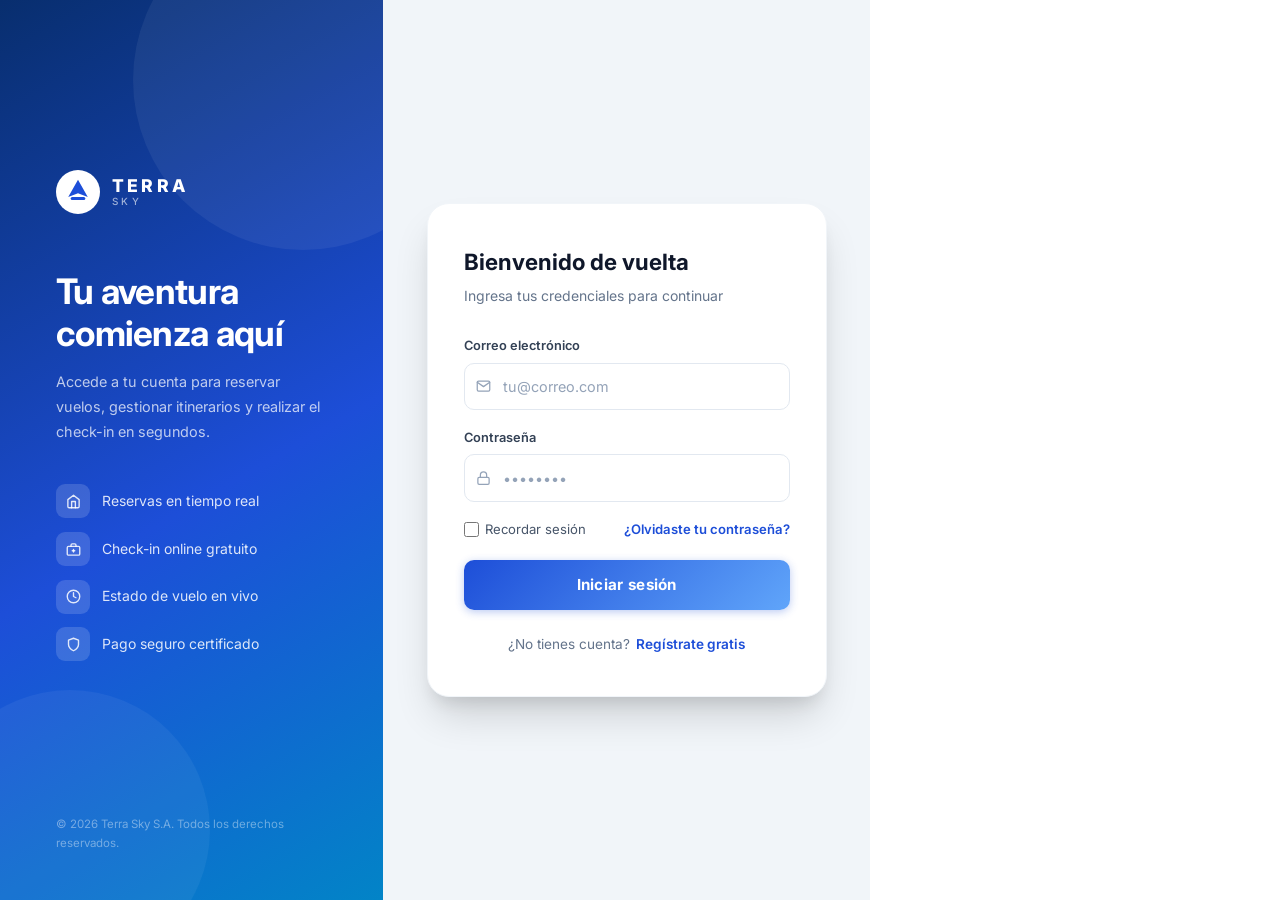
<file: src/dashboard-agente.html>
<!DOCTYPE html>
<html lang="es">
<head>
  <meta charset="UTF-8" />
  <meta name="viewport" content="width=device-width, initial-scale=1.0" />
  <title>Panel del Agente – Terra Sky</title>
  <link rel="preconnect" href="https://fonts.googleapis.com" />
  <link rel="preconnect" href="https://fonts.gstatic.com" crossorigin />
  <link href="https://fonts.googleapis.com/css2?family=Inter:wght@400;500;600;700;800&display=swap" rel="stylesheet" />
  <link rel="stylesheet" href="css/style.css" />
  <style>
    *{margin:0;padding:0;box-sizing:border-box}
    body{font-family:'Inter',sans-serif;background:#f8fafc;overflow:hidden}

    .panel{display:flex;height:100vh;overflow:hidden}

    /* ── SIDEBAR ── */
    .sidebar{width:240px;background:#fff;border-right:1px solid #e5e7eb;display:flex;flex-direction:column;flex-shrink:0}
    .sidebar-brand{background:#065F46;padding:1.25rem}
    .sidebar-logo{display:flex;align-items:center;gap:.5rem;margin-bottom:1.25rem;text-decoration:none}
    .sidebar-logo-circle{width:36px;height:36px;background:#fff;border-radius:50%;display:flex;align-items:center;justify-content:center;flex-shrink:0}
    .sidebar-logo-circle svg{width:22px;height:22px}
    .sidebar-logo-text{color:#fff;font-weight:700;font-size:.85rem;line-height:1}
    .sidebar-logo-sub{display:block;font-size:.6rem;opacity:.7;letter-spacing:.15em;font-weight:400;margin-top:2px}

    .sidebar-user{display:flex;align-items:center;gap:.75rem;background:rgba(255,255,255,.15);border-radius:12px;padding:.75rem}
    .sidebar-avatar{width:40px;height:40px;background:rgba(255,255,255,.2);border-radius:50%;display:flex;align-items:center;justify-content:center;font-size:1.2rem}
    .sidebar-user-name{color:#fff;font-size:.85rem;font-weight:600;white-space:nowrap;overflow:hidden;text-overflow:ellipsis}
    .sidebar-user-role{color:rgba(255,255,255,.6);font-size:.7rem}

    .sidebar-nav{flex:1;padding:.75rem;overflow-y:auto}
    .sidebar-nav-label{font-size:.65rem;text-transform:uppercase;letter-spacing:.1em;color:#9ca3af;padding:.5rem .75rem;margin-bottom:.25rem}
    .sidebar-nav a{display:flex;align-items:center;gap:.75rem;padding:.6rem .75rem;border-radius:12px;text-decoration:none;font-size:.85rem;color:#4b5563;margin-bottom:2px;transition:all .2s}
    .sidebar-nav a:hover{background:#ecfdf5;color:#065F46}
    .sidebar-nav a.active{background:#d1fae5;color:#065F46;font-weight:600}
    .sidebar-nav a .nav-icon{width:18px;height:18px;opacity:.5;flex-shrink:0}
    .sidebar-nav a.active .nav-icon{opacity:1}
    .sidebar-nav a .chevron{margin-left:auto;width:14px;height:14px;opacity:0}
    .sidebar-nav a.active .chevron{opacity:.7}

    .sidebar-footer{padding:.75rem;border-top:1px solid #f3f4f6}
    .sidebar-footer a,.sidebar-footer button{display:flex;align-items:center;gap:.75rem;padding:.6rem .75rem;border-radius:12px;font-size:.85rem;color:#6b7280;background:none;border:none;cursor:pointer;width:100%;text-decoration:none;transition:all .2s}
    .sidebar-footer a:hover,.sidebar-footer button:hover{background:#fef2f2;color:#dc2626}

    /* ── MAIN AREA ── */
    .main-area{flex:1;display:flex;flex-direction:column;overflow:hidden;min-width:0}

    .topbar{background:#065F46;color:#fff;padding:.75rem 1.5rem;display:flex;align-items:center;justify-content:space-between;flex-shrink:0}
    .topbar-left{display:flex;align-items:center;gap:.75rem}
    .topbar h1{font-size:.95rem;font-weight:600;color:#fff}
    .topbar-date{font-size:.7rem;opacity:.6}
    .topbar-right{display:flex;align-items:center;gap:.5rem}
    .topbar-bell{position:relative;padding:.5rem;border-radius:8px;background:rgba(255,255,255,.1);border:none;color:#fff;cursor:pointer}
    .topbar-bell:hover{background:rgba(255,255,255,.2)}
    .topbar-bell-dot{position:absolute;top:6px;right:6px;width:7px;height:7px;background:#facc15;border-radius:50%}
    .topbar-user{display:none;align-items:center;gap:.5rem;background:rgba(255,255,255,.15);border-radius:12px;padding:.35rem .75rem}
    .topbar-user-avatar{width:24px;height:24px;background:rgba(255,255,255,.3);border-radius:50%;display:flex;align-items:center;justify-content:center;font-size:.7rem}
    .topbar-user-name{font-size:.75rem;color:#fff}

    .hamburger-panel{display:none;background:none;border:none;color:#fff;padding:.5rem;cursor:pointer;border-radius:8px}
    .hamburger-panel:hover{background:rgba(255,255,255,.15)}
    .hamburger-panel svg{width:22px;height:22px}

    .content{flex:1;overflow-y:auto;padding:1.5rem}
    .content-inner{max-width:1000px;margin:0 auto}

    /* ── STATS ── */
    .stats-grid{display:grid;grid-template-columns:repeat(4,1fr);gap:1rem;margin-bottom:1.5rem}
    .stat-card{background:#fff;border-radius:16px;padding:1.25rem;border:1px solid #f3f4f6;box-shadow:0 1px 2px rgba(0,0,0,.04);transition:all .25s}
    .stat-card:hover{transform:translateY(-3px);box-shadow:0 6px 16px rgba(0,0,0,.08)}
    .stat-card-icon{width:40px;height:40px;border-radius:12px;display:flex;align-items:center;justify-content:center;margin-bottom:.75rem}
    .stat-card-value{font-size:1.5rem;font-weight:800;color:#111827}
    .stat-card-label{font-size:.75rem;color:#9ca3af;margin-top:.25rem}
    .stat-card-change{font-size:.7rem;color:#10b981;margin-top:.35rem}

    /* ── SECTIONS ── */
    .section-card{background:#fff;border-radius:16px;border:1px solid #f3f4f6;box-shadow:0 1px 2px rgba(0,0,0,.04);padding:1.5rem;margin-bottom:1.5rem}
    .section-header{display:flex;justify-content:space-between;align-items:center;margin-bottom:1rem}
    .section-title{font-size:1rem;font-weight:700;color:#111827}
    .section-link{font-size:.8rem;color:#059669;text-decoration:none;display:flex;align-items:center;gap:.25rem}
    .section-link:hover{text-decoration:underline}

    .section-alert-header{display:flex;align-items:center;gap:.5rem}
    .alert-icon{color:#eab308;width:16px;height:16px}
    .alert-count{background:rgba(234,179,8,.15);color:#92400e;font-size:.7rem;font-weight:700;padding:.2rem .5rem;border-radius:20px}

    .item-row{display:flex;align-items:center;justify-content:space-between;padding:.85rem;border-radius:12px;margin-bottom:.5rem;transition:all .2s}
    .item-row-pending{background:#fefce8;border:1px solid #fef08a}
    .item-row-pending:hover{background:#fef9c3}
    .item-row-flight{background:#f9fafb}
    .item-row-flight:hover{background:#f0fdf4}
    .item-row-left{display:flex;align-items:center;gap:.75rem}

    .item-brand{font-size:.65rem;font-weight:800;color:#c8102e;background:rgba(200,16,46,.08);padding:.3rem .6rem;border-radius:5px;white-space:nowrap}
    .item-name{font-size:.85rem;font-weight:600;color:#111827}
    .item-meta{font-size:.7rem;color:#9ca3af;margin-top:.15rem}
    .item-row-right{display:flex;align-items:center;gap:.75rem}
    .item-price{font-size:.85rem;font-weight:700;color:#111827}

    .btn-confirm{background:#059669;color:#fff;font-size:.7rem;font-weight:600;padding:.4rem .85rem;border-radius:8px;border:none;cursor:pointer;transition:all .2s}
    .btn-confirm:hover{background:#047857}

    .badge{font-size:.65rem;font-weight:700;padding:.25rem .6rem;border-radius:6px}
    .badge-blue{background:rgba(59,130,246,.12);color:#1d4ed8}
    .badge-green{background:rgba(34,197,94,.12);color:#15803d}
    .badge-gray{background:rgba(107,114,128,.12);color:#4b5563}

    /* ── MOBILE ── */
    .sidebar-overlay{display:none;position:fixed;inset:0;background:rgba(0,0,0,.4);z-index:50}
    .sidebar-overlay.open{display:block}
    .sidebar-mobile{position:fixed;left:0;top:0;bottom:0;width:260px;z-index:51;transform:translateX(-100%);transition:transform .3s ease;background:#fff;box-shadow:2px 0 20px rgba(0,0,0,.15);display:flex;flex-direction:column}
    .sidebar-mobile.open{transform:translateX(0)}

    /* ── DARK MODE ── */
    [data-theme="dark"] body{background:#020617}
    [data-theme="dark"] .sidebar,
    [data-theme="dark"] .sidebar-mobile{background:#0f172a;border-right-color:#1e293b}
    [data-theme="dark"] .sidebar-nav-label{color:#f5f9ff}
    [data-theme="dark"] .sidebar-nav a{color:#ffffff}
    [data-theme="dark"] .sidebar-nav a:hover{background:#1e293b;color:#86efac}
    [data-theme="dark"] .sidebar-nav a.active{background:#064e3b;color:#d1fae5}
    [data-theme="dark"] .sidebar-footer{border-top-color:#1e293b}
    [data-theme="dark"] .sidebar-footer a,
    [data-theme="dark"] .sidebar-footer button{color:#f5f9ff}
    [data-theme="dark"] .sidebar-footer a:hover,
    [data-theme="dark"] .sidebar-footer button:hover{background:#3f1d1d;color:#fca5a5}

    [data-theme="dark"] .content{background:#020617}
    [data-theme="dark"] .stat-card,
    [data-theme="dark"] .section-card{background:#0f172a;border-color:#1e293b;box-shadow:none}
    [data-theme="dark"] .stat-card:hover,
    [data-theme="dark"] .section-card:hover{box-shadow:0 12px 22px -16px rgba(15,23,42,.7)}
    [data-theme="dark"] .stat-card-value,
    [data-theme="dark"] .section-title,
    [data-theme="dark"] .item-name,
    [data-theme="dark"] .item-price{color:#ffffff}
    [data-theme="dark"] .stat-card-label,
    [data-theme="dark"] .item-meta{color:#f5f9ff}
    [data-theme="dark"] .section-link{color:#6ee7b7}
    [data-theme="dark"] .item-row-flight{background:#111827}
    [data-theme="dark"] .item-row-flight:hover{background:#1e293b}
    [data-theme="dark"] .item-row-pending{background:#422006;border-color:#78350f}
    [data-theme="dark"] .item-row-pending:hover{background:#5a2d0c}
    [data-theme="dark"] .badge-blue{background:rgba(59,130,246,.22);color:#93c5fd}
    [data-theme="dark"] .badge-green{background:rgba(34,197,94,.22);color:#86efac}
    [data-theme="dark"] .badge-gray{background:rgba(148,163,184,.2);color:#cbd5e1}

    [data-theme="dark"] .content [style*="color:#1f2937"],
    [data-theme="dark"] .content [style*="color:#111827"]{color:#ffffff !important}
    [data-theme="dark"] .content [style*="color:#9ca3af"],
    [data-theme="dark"] .content [style*="color:#6b7280"]{color:#f5f9ff !important}

    @media(min-width:769px){.topbar-user{display:flex}}
    @media(max-width:768px){
      .sidebar{display:none}
      .hamburger-panel{display:block}
      .stats-grid{grid-template-columns:repeat(2,1fr)}
      .item-row{flex-direction:column;align-items:flex-start;gap:.75rem}
      .item-row-right{align-self:flex-end}
    }
  </style>
</head>
<body>

<div class="panel">

  <!-- ===== SIDEBAR ===== -->
  <aside class="sidebar">
    <div class="sidebar-brand">
      <a href="index.html" class="sidebar-logo">
        <div class="sidebar-logo-circle"><svg viewBox="0 0 36 36" fill="none"><circle cx="18" cy="18" r="18" fill="white"/><path d="M10 22 L18 8 L26 22 L18 19 Z" fill="#0B3D91"/><rect x="12" y="22" width="12" height="2.5" rx="1.25" fill="#0B3D91"/></svg></div>
        <div class="sidebar-logo-text">TERRA<span class="sidebar-logo-sub">SKY</span></div>
      </a>
      <div class="sidebar-user">
        <div class="sidebar-avatar">🎫</div>
        <div style="min-width:0">
          <div class="sidebar-user-name" id="sidebarName">Agente</div>
          <div class="sidebar-user-role">Agente Terra Sky</div>
        </div>
      </div>
    </div>
    <nav class="sidebar-nav">
      <p class="sidebar-nav-label">Menú</p>
      <a href="dashboard-agente.html" class="active">
        <svg class="nav-icon" viewBox="0 0 24 24" fill="none" stroke="currentColor" stroke-width="2"><path d="M17.8 19.2L16 11l3.5-3.5C21 6 21.5 4 21 3c-1-.5-3 0-4.5 1.5L13 8 4.8 6.2c-.5-.1-.9.1-1.1.5l-.3.5c-.2.5-.1 1 .3 1.3L9 12l-2 3H4l-1 1 3 2 2 3 1-1v-3l3-2 3.5 5.3c.3.4.8.5 1.3.3l.5-.2c.4-.3.6-.7.5-1.2z"/></svg>
        Dashboard
        <svg class="chevron" viewBox="0 0 24 24" fill="none" stroke="currentColor" stroke-width="2"><polyline points="9 18 15 12 9 6"/></svg>
      </a>
      <a href="gestionar.html">
        <svg class="nav-icon" viewBox="0 0 24 24" fill="none" stroke="currentColor" stroke-width="2"><path d="M4 19.5A2.5 2.5 0 016.5 17H20"/><path d="M6.5 2H20v20H6.5A2.5 2.5 0 014 19.5v-15A2.5 2.5 0 016.5 2z"/></svg>
        Gestión de reservas
      </a>
      <a href="#">
        <svg class="nav-icon" viewBox="0 0 24 24" fill="none" stroke="currentColor" stroke-width="2"><rect x="1" y="4" width="22" height="16" rx="2"/><line x1="1" y1="10" x2="23" y2="10"/></svg>
        Confirmación de pagos
      </a>
      <a href="#">
        <svg class="nav-icon" viewBox="0 0 24 24" fill="none" stroke="currentColor" stroke-width="2"><rect x="4" y="5" width="16" height="16" rx="1"/><path d="M10 3v4"/><path d="M14 3v4"/><path d="M8 14h.01"/><path d="M12 14h.01"/><path d="M16 14h.01"/></svg>
        Asignación de asientos
      </a>
      <a href="#">
        <svg class="nav-icon" viewBox="0 0 24 24" fill="none" stroke="currentColor" stroke-width="2"><path d="M17 21v-2a4 4 0 00-4-4H5a4 4 0 00-4 4v2"/><circle cx="9" cy="7" r="4"/><path d="M23 21v-2a4 4 0 00-3-3.87"/><path d="M16 3.13a4 4 0 010 7.75"/></svg>
        Consulta de clientes
      </a>
      <a href="estado.html">
        <svg class="nav-icon" viewBox="0 0 24 24" fill="none" stroke="currentColor" stroke-width="2"><path d="M17.8 19.2L16 11l3.5-3.5C21 6 21.5 4 21 3c-1-.5-3 0-4.5 1.5L13 8 4.8 6.2c-.5-.1-.9.1-1.1.5l-.3.5c-.2.5-.1 1 .3 1.3L9 12l-2 3H4l-1 1 3 2 2 3 1-1v-3l3-2 3.5 5.3c.3.4.8.5 1.3.3l.5-.2c.4-.3.6-.7.5-1.2z"/></svg>
        Estado de vuelos
      </a>
    </nav>
    <div class="sidebar-footer">
      <button id="logoutBtn">
        <svg style="width:18px;height:18px" viewBox="0 0 24 24" fill="none" stroke="currentColor" stroke-width="2"><path d="M9 21H5a2 2 0 01-2-2V5a2 2 0 012-2h4"/><polyline points="16 17 21 12 16 7"/><line x1="21" y1="12" x2="9" y2="12"/></svg>
        Cerrar sesión
      </button>
      <a href="index.html">
        <svg style="width:18px;height:18px" viewBox="0 0 24 24" fill="none" stroke="currentColor" stroke-width="2"><path d="M3 9l9-7 9 7v11a2 2 0 01-2 2H5a2 2 0 01-2-2z"/></svg>
        Sitio público
      </a>
    </div>
  </aside>

  <!-- ===== MOBILE SIDEBAR ===== -->
  <div class="sidebar-overlay" id="sidebarOverlay"></div>
  <aside class="sidebar-mobile" id="mobileSidebar">
    <div class="sidebar-brand">
      <a href="index.html" class="sidebar-logo">
        <div class="sidebar-logo-circle"><svg viewBox="0 0 36 36" fill="none"><circle cx="18" cy="18" r="18" fill="white"/><path d="M10 22 L18 8 L26 22 L18 19 Z" fill="#0B3D91"/><rect x="12" y="22" width="12" height="2.5" rx="1.25" fill="#0B3D91"/></svg></div>
        <div class="sidebar-logo-text">TERRA<span class="sidebar-logo-sub">SKY</span></div>
      </a>
      <div class="sidebar-user">
        <div class="sidebar-avatar">🎫</div>
        <div style="min-width:0">
          <div class="sidebar-user-name" id="sidebarNameMobile">Agente</div>
          <div class="sidebar-user-role">Agente Terra Sky</div>
        </div>
      </div>
    </div>
    <nav class="sidebar-nav">
      <p class="sidebar-nav-label">Menú</p>
      <a href="dashboard-agente.html" class="active"><svg class="nav-icon" viewBox="0 0 24 24" fill="none" stroke="currentColor" stroke-width="2"><path d="M17.8 19.2L16 11l3.5-3.5C21 6 21.5 4 21 3c-1-.5-3 0-4.5 1.5L13 8 4.8 6.2c-.5-.1-.9.1-1.1.5l-.3.5c-.2.5-.1 1 .3 1.3L9 12l-2 3H4l-1 1 3 2 2 3 1-1v-3l3-2 3.5 5.3c.3.4.8.5 1.3.3l.5-.2c.4-.3.6-.7.5-1.2z"/></svg>Dashboard</a>
      <a href="gestionar.html"><svg class="nav-icon" viewBox="0 0 24 24" fill="none" stroke="currentColor" stroke-width="2"><path d="M4 19.5A2.5 2.5 0 016.5 17H20"/><path d="M6.5 2H20v20H6.5A2.5 2.5 0 014 19.5v-15A2.5 2.5 0 016.5 2z"/></svg>Gestión de reservas</a>
      <a href="#"><svg class="nav-icon" viewBox="0 0 24 24" fill="none" stroke="currentColor" stroke-width="2"><rect x="1" y="4" width="22" height="16" rx="2"/><line x1="1" y1="10" x2="23" y2="10"/></svg>Confirmación de pagos</a>
      <a href="#"><svg class="nav-icon" viewBox="0 0 24 24" fill="none" stroke="currentColor" stroke-width="2"><rect x="4" y="5" width="16" height="16" rx="1"/><path d="M10 3v4"/><path d="M14 3v4"/></svg>Asignación de asientos</a>
      <a href="#"><svg class="nav-icon" viewBox="0 0 24 24" fill="none" stroke="currentColor" stroke-width="2"><path d="M17 21v-2a4 4 0 00-4-4H5a4 4 0 00-4 4v2"/><circle cx="9" cy="7" r="4"/></svg>Consulta de clientes</a>
      <a href="estado.html"><svg class="nav-icon" viewBox="0 0 24 24" fill="none" stroke="currentColor" stroke-width="2"><path d="M17.8 19.2L16 11l3.5-3.5C21 6 21.5 4 21 3c-1-.5-3 0-4.5 1.5L13 8"/></svg>Estado de vuelos</a>
    </nav>
    <div class="sidebar-footer">
      <button onclick="sessionStorage.removeItem('ts_user');location.href='index.html'">
        <svg style="width:18px;height:18px" viewBox="0 0 24 24" fill="none" stroke="currentColor" stroke-width="2"><path d="M9 21H5a2 2 0 01-2-2V5a2 2 0 012-2h4"/><polyline points="16 17 21 12 16 7"/><line x1="21" y1="12" x2="9" y2="12"/></svg>
        Cerrar sesión
      </button>
    </div>
  </aside>

  <!-- ===== MAIN ===== -->
  <div class="main-area">
    <header class="topbar">
      <div class="topbar-left">
        <button class="hamburger-panel" id="menuToggle">
          <svg viewBox="0 0 24 24" fill="none" stroke="currentColor" stroke-width="2"><line x1="3" y1="12" x2="21" y2="12"/><line x1="3" y1="6" x2="21" y2="6"/><line x1="3" y1="18" x2="21" y2="18"/></svg>
        </button>
        <div>
          <h1>Dashboard</h1>
          <p class="topbar-date" id="topbarDate">Terra Sky</p>
        </div>
      </div>
      <div class="topbar-right">
        <button class="topbar-bell"><svg width="16" height="16" viewBox="0 0 24 24" fill="none" stroke="currentColor" stroke-width="2"><path d="M18 8A6 6 0 006 8c0 7-3 9-3 9h18s-3-2-3-9"/><path d="M13.73 21a2 2 0 01-3.46 0"/></svg><span class="topbar-bell-dot"></span></button>
        <div class="topbar-user">
          <div class="topbar-user-avatar">🎫</div>
          <span class="topbar-user-name" id="topbarName">Agente</span>
        </div>
      </div>
    </header>

    <main class="content">
      <div class="content-inner">

        <!-- Title -->
        <div style="margin-bottom:1.25rem">
          <h2 style="font-size:1.25rem;font-weight:700;color:#1f2937;margin-bottom:.25rem" id="welcomeTitle">Panel del Agente</h2>
          <p style="font-size:.85rem;color:#9ca3af">Gestiona reservas, pagos y operaciones del día</p>
        </div>

        <!-- Stats -->
        <div class="stats-grid">
          <div class="stat-card">
            <div class="stat-card-icon" style="background:rgba(16,185,129,.1);color:#10b981">
              <svg width="20" height="20" viewBox="0 0 24 24" fill="none" stroke="currentColor" stroke-width="2"><path d="M4 19.5A2.5 2.5 0 016.5 17H20"/><path d="M6.5 2H20v20H6.5A2.5 2.5 0 014 19.5v-15A2.5 2.5 0 016.5 2z"/></svg>
            </div>
            <div class="stat-card-value" id="statReservas">0</div>
            <div class="stat-card-label">Reservas hoy</div>
            <div class="stat-card-change">+3</div>
          </div>
          <div class="stat-card">
            <div class="stat-card-icon" style="background:rgba(234,179,8,.1);color:#eab308">
              <svg width="20" height="20" viewBox="0 0 24 24" fill="none" stroke="currentColor" stroke-width="2"><rect x="1" y="4" width="22" height="16" rx="2"/><line x1="1" y1="10" x2="23" y2="10"/></svg>
            </div>
            <div class="stat-card-value" id="statPendientes">0</div>
            <div class="stat-card-label">Pagos pendientes</div>
            <div class="stat-card-change" style="color:#eab308">urgente</div>
          </div>
          <div class="stat-card">
            <div class="stat-card-icon" style="background:rgba(59,130,246,.1);color:#3b82f6">
              <svg width="20" height="20" viewBox="0 0 24 24" fill="none" stroke="currentColor" stroke-width="2"><path d="M17.8 19.2L16 11l3.5-3.5C21 6 21.5 4 21 3c-1-.5-3 0-4.5 1.5L13 8 4.8 6.2c-.5-.1-.9.1-1.1.5l-.3.5c-.2.5-.1 1 .3 1.3L9 12l-2 3H4l-1 1 3 2 2 3 1-1v-3l3-2 3.5 5.3c.3.4.8.5 1.3.3l.5-.2c.4-.3.6-.7.5-1.2z"/></svg>
            </div>
            <div class="stat-card-value">10</div>
            <div class="stat-card-label">Vuelos activos</div>
            <div class="stat-card-change">hoy</div>
          </div>
          <div class="stat-card">
            <div class="stat-card-icon" style="background:rgba(168,85,247,.1);color:#a855f7">
              <svg width="20" height="20" viewBox="0 0 24 24" fill="none" stroke="currentColor" stroke-width="2"><path d="M17 21v-2a4 4 0 00-4-4H5a4 4 0 00-4 4v2"/><circle cx="9" cy="7" r="4"/><path d="M23 21v-2a4 4 0 00-3-3.87"/><path d="M16 3.13a4 4 0 010 7.75"/></svg>
            </div>
            <div class="stat-card-value">12</div>
            <div class="stat-card-label">Clientes atendidos</div>
            <div class="stat-card-change">esta semana</div>
          </div>
        </div>

        <!-- Pending Reservations -->
        <div class="section-card">
          <div class="section-header">
            <div class="section-alert-header">
              <svg class="alert-icon" viewBox="0 0 24 24" fill="none" stroke="currentColor" stroke-width="2"><circle cx="12" cy="12" r="10"/><line x1="12" y1="8" x2="12" y2="12"/><line x1="12" y1="16" x2="12.01" y2="16"/></svg>
              <h3 class="section-title">Reservas pendientes de confirmar</h3>
              <span class="alert-count" id="pendientesCount">0</span>
            </div>
            <a href="gestionar.html" class="section-link">Ver todas →</a>
          </div>
          <div id="pendientesContainer"></div>
        </div>

        <!-- Active Flights -->
        <div class="section-card">
          <div class="section-header">
            <h3 class="section-title">Vuelos del día</h3>
            <a href="estado.html" class="section-link">Ver todos →</a>
          </div>
          <div id="vuelosContainer"></div>
        </div>

      </div>
    </main>
  </div>
</div>

<script src="js/mockData.js"></script>
<script src="js/brand.js"></script>
<script src="js/global.js"></script>
<script>
(function(){
  var user = getCurrentUser(true, ['agente','admin']);
  if(!user) return;
  setUserNames(user);
  setupSidebarToggle();
  attachLogout('logoutBtn');

  // Reservas desde TSData
  var allReservas = TSData.getReservas();
  var pendientes = allReservas.filter(function(r){ return r.estado === 'Confirmada'; }).map(function(r){
    return {
      id: r.code,
      codigo: r.code,
      cliente: r.passenger || (r.firstName + ' ' + r.lastName),
      vuelo: (r.flightCode||r.code) + ' ' + r.origin + '→' + r.dest,
      valor: r.total,
      estado: 'Reservada'
    };
  });

  // Vuelos del día desde ESTADO_VUELOS
  var vuelosKeys = Object.keys(TSData.ESTADO_VUELOS);
  var vuelos = vuelosKeys.slice(0, 4).map(function(k){
    var v = TSData.ESTADO_VUELOS[k];
    return {
      codigo: k,
      ruta: v.origin + ' → ' + v.dest,
      hora: v.dep,
      aeronave: v.aircraft,
      estado: v.status === 'boarding' ? 'Embarcando' : v.status === 'arrived' ? 'Aterrizó' : v.status === 'delayed' ? 'Demorado' : 'Programado'
    };
  });

  updateStat('statReservas', allReservas.length);
  updateStat('statPendientes', pendientes.length);
  var countEl = document.getElementById('pendientesCount');
  if (countEl) countEl.textContent = pendientes.length;

  renderPendientes('pendientesContainer', pendientes);
  renderFlights('vuelosContainer', vuelos);
})();
</script>
<script src="js/energy-monitor.js"></script>
</body>
</html>
</file>
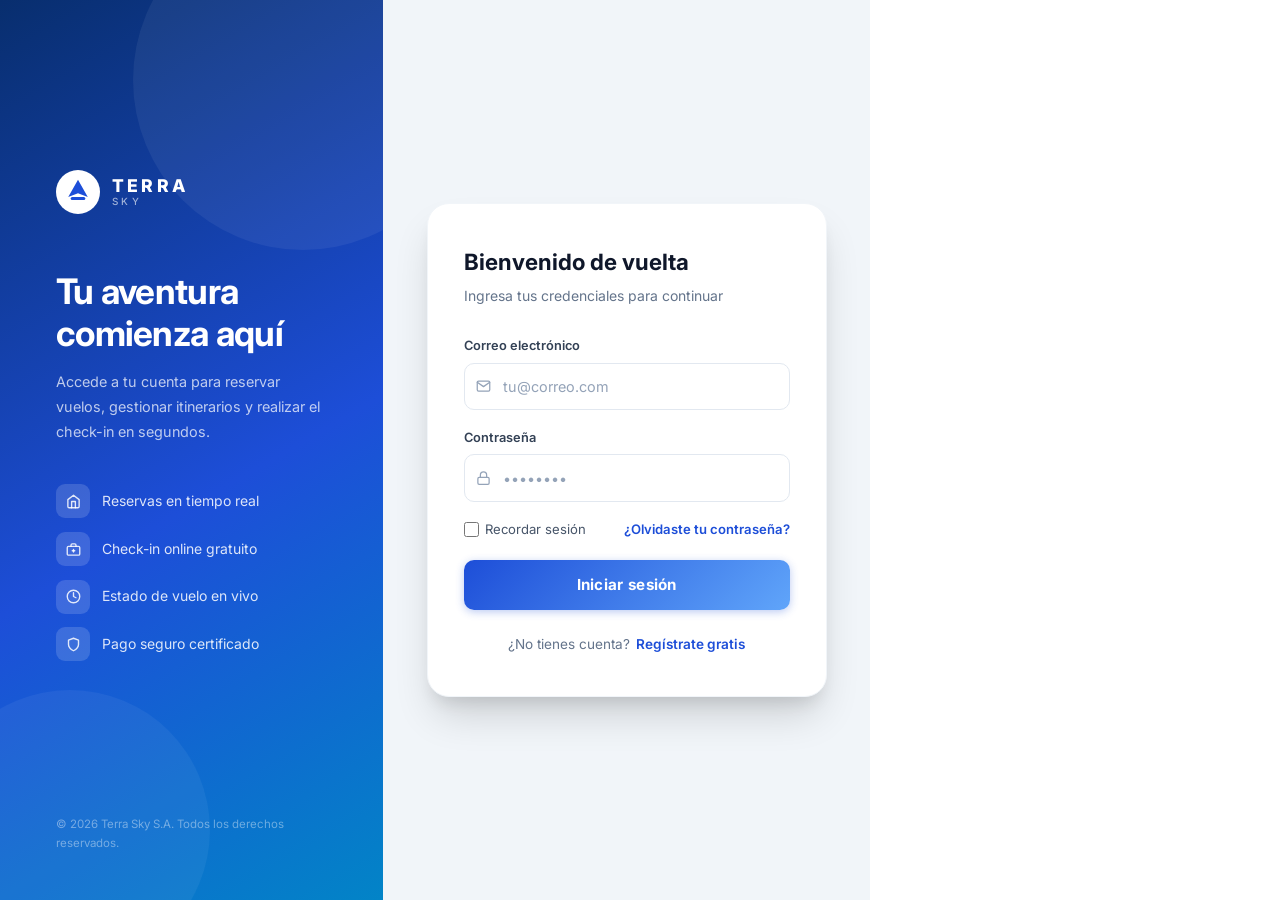
<file: src/dashboard-cliente.html>
<!DOCTYPE html>
<html lang="es">
<head>
  <meta charset="UTF-8" />
  <meta name="viewport" content="width=device-width, initial-scale=1.0" />
  <title>Mi Dashboard – Terra Sky</title>
  <link rel="preconnect" href="https://fonts.googleapis.com" />
  <link rel="preconnect" href="https://fonts.gstatic.com" crossorigin />
  <link href="https://fonts.googleapis.com/css2?family=Inter:wght@400;500;600;700;800&display=swap" rel="stylesheet" />
  <link rel="stylesheet" href="css/style.css" />
  <style>
    *{margin:0;padding:0;box-sizing:border-box}
    body{font-family:'Inter',sans-serif;background:#f8fafc;overflow:hidden}

    /* ── LAYOUT ── */
    .panel{display:flex;height:100vh;overflow:hidden}

    /* ── SIDEBAR ── */
    .sidebar{width:240px;background:#fff;border-right:1px solid #e5e7eb;display:flex;flex-direction:column;flex-shrink:0}
    .sidebar-brand{background:#1E40AF;padding:1.25rem}
    .sidebar-logo{display:flex;align-items:center;gap:.5rem;margin-bottom:1.25rem;text-decoration:none}
    .sidebar-logo-circle{width:36px;height:36px;background:#fff;border-radius:50%;display:flex;align-items:center;justify-content:center;flex-shrink:0}
    .sidebar-logo-circle svg{width:22px;height:22px}
    .sidebar-logo-text{color:#fff;font-weight:700;font-size:.85rem;line-height:1}
    .sidebar-logo-sub{display:block;font-size:.6rem;opacity:.7;letter-spacing:.15em;font-weight:400;margin-top:2px}

    .sidebar-user{display:flex;align-items:center;gap:.75rem;background:rgba(255,255,255,.15);border-radius:12px;padding:.75rem}
    .sidebar-avatar{width:40px;height:40px;background:rgba(255,255,255,.2);border-radius:50%;display:flex;align-items:center;justify-content:center;font-size:1.2rem}
    .sidebar-user-name{color:#fff;font-size:.85rem;font-weight:600;white-space:nowrap;overflow:hidden;text-overflow:ellipsis}
    .sidebar-user-role{color:rgba(255,255,255,.6);font-size:.7rem}

    .sidebar-nav{flex:1;padding:.75rem;overflow-y:auto}
    .sidebar-nav-label{font-size:.65rem;text-transform:uppercase;letter-spacing:.1em;color:#9ca3af;padding:.5rem .75rem;margin-bottom:.25rem}
    .sidebar-nav a{display:flex;align-items:center;gap:.75rem;padding:.6rem .75rem;border-radius:12px;text-decoration:none;font-size:.85rem;color:#4b5563;margin-bottom:2px;transition:all .2s}
    .sidebar-nav a:hover{background:#eff6ff;color:#1E40AF}
    .sidebar-nav a.active{background:#dbeafe;color:#1e40af;font-weight:600}
    .sidebar-nav a .nav-icon{width:18px;height:18px;opacity:.5;flex-shrink:0}
    .sidebar-nav a.active .nav-icon{opacity:1}
    .sidebar-nav a .chevron{margin-left:auto;width:14px;height:14px;opacity:0}
    .sidebar-nav a.active .chevron{opacity:.7}

    .sidebar-footer{padding:.75rem;border-top:1px solid #f3f4f6}
    .sidebar-footer a,.sidebar-footer button{display:flex;align-items:center;gap:.75rem;padding:.6rem .75rem;border-radius:12px;font-size:.85rem;color:#6b7280;background:none;border:none;cursor:pointer;width:100%;text-decoration:none;transition:all .2s}
    .sidebar-footer a:hover,.sidebar-footer button:hover{background:#fef2f2;color:#dc2626}

    /* ── MAIN AREA ── */
    .main-area{flex:1;display:flex;flex-direction:column;overflow:hidden;min-width:0}

    .topbar{background:#1E40AF;color:#fff;padding:.75rem 1.5rem;display:flex;align-items:center;justify-content:space-between;flex-shrink:0}
    .topbar-left{display:flex;align-items:center;gap:.75rem}
    .topbar h1{font-size:.95rem;font-weight:600;color:#fff}
    .topbar-date{font-size:.7rem;opacity:.6}
    .topbar-right{display:flex;align-items:center;gap:.5rem}
    .topbar-bell{position:relative;padding:.5rem;border-radius:8px;background:rgba(255,255,255,.1);border:none;color:#fff;cursor:pointer;transition:all .2s}
    .topbar-bell:hover{background:rgba(255,255,255,.2)}
    .topbar-bell-dot{position:absolute;top:6px;right:6px;width:7px;height:7px;background:#facc15;border-radius:50%}
    .topbar-user{display:none;align-items:center;gap:.5rem;background:rgba(255,255,255,.15);border-radius:12px;padding:.35rem .75rem}
    .topbar-user-avatar{width:24px;height:24px;background:rgba(255,255,255,.3);border-radius:50%;display:flex;align-items:center;justify-content:center;font-size:.7rem}
    .topbar-user-name{font-size:.75rem;color:#fff}

    .hamburger-panel{display:none;background:none;border:none;color:#fff;padding:.5rem;cursor:pointer;border-radius:8px}
    .hamburger-panel:hover{background:rgba(255,255,255,.15)}
    .hamburger-panel svg{width:22px;height:22px}

    .content{flex:1;overflow-y:auto;padding:1.5rem}
    .content-inner{max-width:1000px;margin:0 auto}

    /* ── STATS ── */
    .stats-grid{display:grid;grid-template-columns:repeat(4,1fr);gap:1rem;margin-bottom:1.5rem}
    .stat-card{background:#fff;border-radius:16px;padding:1.25rem;border:1px solid #f3f4f6;box-shadow:0 1px 2px rgba(0,0,0,.04);transition:all .25s}
    .stat-card:hover{transform:translateY(-3px);box-shadow:0 6px 16px rgba(0,0,0,.08)}
    .stat-card-icon{width:40px;height:40px;border-radius:12px;display:flex;align-items:center;justify-content:center;margin-bottom:.75rem;font-size:1.1rem}
    .stat-card-value{font-size:1.5rem;font-weight:800;color:#111827}
    .stat-card-label{font-size:.75rem;color:#9ca3af;margin-top:.25rem}

    /* ── FLIGHT CARD ── */
    .flight-card{background:linear-gradient(135deg,#1E40AF,#1D4ED8);border-radius:16px;padding:1.75rem;color:#fff;margin-bottom:1.5rem;position:relative;overflow:hidden}
    .flight-card::before{content:'';position:absolute;top:-40%;right:-10%;width:350px;height:350px;background:rgba(255,255,255,.04);border-radius:50%}
    .flight-card-inner{position:relative;z-index:2}
    .flight-card-badge{display:inline-block;background:rgba(255,255,255,.2);padding:.35rem .75rem;border-radius:20px;font-size:.7rem;font-weight:600;margin-bottom:.75rem}
    .flight-card h3{font-size:1.35rem;font-weight:700;margin-bottom:.5rem}
    .flight-card-meta{font-size:.8rem;opacity:.75;margin-bottom:.5rem}
    .flight-card-info{display:flex;gap:2rem;flex-wrap:wrap;margin:.75rem 0}
    .flight-card-info-item span:first-child{display:block;font-size:.7rem;opacity:.7}
    .flight-card-info-item span:last-child{font-size:1rem;font-weight:700}
    .flight-card-actions{display:flex;gap:.75rem;margin-top:1rem}
    .btn-fc{padding:.55rem 1.25rem;border-radius:10px;font-size:.8rem;font-weight:600;border:none;cursor:pointer;transition:all .2s;text-decoration:none}
    .btn-fc-white{background:#fff;color:#1E40AF}
    .btn-fc-white:hover{background:#f0f0ff}
    .btn-fc-outline{background:transparent;border:1.5px solid rgba(255,255,255,.35);color:#fff}
    .btn-fc-outline:hover{background:rgba(255,255,255,.1);border-color:rgba(255,255,255,.6)}

    /* ── SECTIONS ── */
    .section-card{background:#fff;border-radius:16px;border:1px solid #f3f4f6;box-shadow:0 1px 2px rgba(0,0,0,.04);padding:1.5rem;margin-bottom:1.5rem}
    .section-header{display:flex;justify-content:space-between;align-items:center;margin-bottom:1rem}
    .section-title{font-size:1rem;font-weight:700;color:#111827}
    .section-link{font-size:.8rem;color:#2563eb;text-decoration:none;display:flex;align-items:center;gap:.25rem}
    .section-link:hover{text-decoration:underline}

    .reserva-row{display:flex;align-items:center;justify-content:space-between;padding:.85rem;background:#f9fafb;border-radius:12px;margin-bottom:.5rem;cursor:pointer;transition:all .2s}
    .reserva-row:hover{background:#eff6ff}
    .reserva-row-left{display:flex;align-items:center;gap:.75rem}
    .reserva-brand{font-size:.65rem;font-weight:800;color:#c8102e;background:rgba(200,16,46,.08);padding:.3rem .6rem;border-radius:5px;white-space:nowrap}
    .reserva-route{font-size:.85rem;font-weight:600;color:#111827}
    .reserva-meta{font-size:.7rem;color:#9ca3af;margin-top:.15rem}
    .reserva-row-right{text-align:right}
    .reserva-price{font-size:.85rem;font-weight:700;color:#111827;margin-bottom:.25rem}
    .badge{font-size:.65rem;font-weight:700;padding:.25rem .6rem;border-radius:6px}
    .badge-green{background:rgba(34,197,94,.12);color:#15803d}
    .badge-yellow{background:rgba(234,179,8,.12);color:#92400e}
    .badge-red{background:rgba(239,68,68,.12);color:#991b1b}

    .grid-2{display:grid;grid-template-columns:1fr 1fr;gap:1.5rem;margin-bottom:1.5rem}

    /* ── MILLAS ── */
    .millas-row{display:flex;justify-content:space-between;align-items:center;margin-bottom:.75rem}
    .millas-label{font-weight:600;color:#374151;font-size:.9rem}
    .millas-pct{color:#2563eb;font-weight:700;font-size:.9rem}
    .millas-bar{background:#e5e7eb;height:8px;border-radius:4px;overflow:hidden;margin-bottom:1rem}
    .millas-fill{background:linear-gradient(90deg,#1E40AF,#3b82f6);height:100%;border-radius:4px}
    .millas-note{font-size:.8rem;color:#6b7280;margin-bottom:1.5rem}
    .millas-grid{display:grid;grid-template-columns:1fr 1fr;gap:1rem}
    .millas-box{padding:.85rem;border-radius:10px;border-left:3px solid}
    .millas-box-label{font-size:.7rem;color:#6b7280}
    .millas-box-value{font-size:1rem;font-weight:800;margin-top:.35rem}

    /* ── QUICK ACTIONS ── */
    .quick-actions{display:grid;grid-template-columns:repeat(3,1fr);gap:1rem}
    .quick-btn{text-align:left;padding:1.25rem;border-radius:16px;color:#fff;border:none;cursor:pointer;transition:opacity .2s;text-decoration:none;display:block}
    .quick-btn:hover{opacity:.9}
    .quick-btn-icon{font-size:1.4rem;margin-bottom:.75rem;opacity:.8}
    .quick-btn-label{font-size:.85rem;font-weight:600;display:block}
    .quick-btn-sub{font-size:.7rem;opacity:.7;margin-top:.25rem;display:block}

    /* ── MOBILE ── */
    .sidebar-overlay{display:none;position:fixed;inset:0;background:rgba(0,0,0,.4);z-index:50}
    .sidebar-overlay.open{display:block}
    .sidebar-mobile{position:fixed;left:0;top:0;bottom:0;width:260px;z-index:51;transform:translateX(-100%);transition:transform .3s ease;background:#fff;box-shadow:2px 0 20px rgba(0,0,0,.15);display:flex;flex-direction:column}
    .sidebar-mobile.open{transform:translateX(0)}

    /* ── DARK MODE ── */
    [data-theme="dark"] body{background:#020617}
    [data-theme="dark"] .sidebar,
    [data-theme="dark"] .sidebar-mobile{background:#0f172a;border-right-color:#1e293b}
    [data-theme="dark"] .sidebar-nav-label{color:#f5f9ff}
    [data-theme="dark"] .sidebar-nav a{color:#ffffff}
    [data-theme="dark"] .sidebar-nav a:hover{background:#1e293b;color:#93c5fd}
    [data-theme="dark"] .sidebar-nav a.active{background:#1e3a8a;color:#dbeafe}
    [data-theme="dark"] .sidebar-footer{border-top-color:#1e293b}
    [data-theme="dark"] .sidebar-footer a,
    [data-theme="dark"] .sidebar-footer button{color:#f5f9ff}
    [data-theme="dark"] .sidebar-footer a:hover,
    [data-theme="dark"] .sidebar-footer button:hover{background:#3f1d1d;color:#fca5a5}

    [data-theme="dark"] .content{background:#020617}
    [data-theme="dark"] .stat-card,
    [data-theme="dark"] .section-card{background:#0f172a;border-color:#1e293b;box-shadow:none}
    [data-theme="dark"] .stat-card:hover,
    [data-theme="dark"] .section-card:hover{box-shadow:0 12px 22px -16px rgba(15,23,42,.7)}
    [data-theme="dark"] .stat-card-value,
    [data-theme="dark"] .section-title,
    [data-theme="dark"] .reserva-route,
    [data-theme="dark"] .reserva-price,
    [data-theme="dark"] .millas-label{color:#ffffff}
    [data-theme="dark"] .stat-card-label,
    [data-theme="dark"] .reserva-meta,
    [data-theme="dark"] .millas-note,
    [data-theme="dark"] .millas-box-label{color:#f5f9ff}
    [data-theme="dark"] .section-link{color:#93c5fd}
    [data-theme="dark"] .reserva-row{background:#111827}
    [data-theme="dark"] .reserva-row:hover{background:#1e293b}
    [data-theme="dark"] .millas-bar{background:#334155}
    [data-theme="dark"] .millas-box{background:#0b1220;border-color:#334155 !important}

    [data-theme="dark"] .content [style*="color:#1f2937"],
    [data-theme="dark"] .content [style*="color:#111827"]{color:#ffffff !important}
    [data-theme="dark"] .content [style*="color:#9ca3af"],
    [data-theme="dark"] .content [style*="color:#6b7280"]{color:#f5f9ff !important}
    [data-theme="dark"] .content [style*="background:rgba(59,130,246,.04)"],
    [data-theme="dark"] .content [style*="background:rgba(168,85,247,.04)"]{background:#111827 !important}

    @media(min-width:769px){.topbar-user{display:flex}}
    @media(max-width:768px){
      .sidebar{display:none}
      .hamburger-panel{display:block}
      .stats-grid{grid-template-columns:repeat(2,1fr)}
      .grid-2{grid-template-columns:1fr}
      .quick-actions{grid-template-columns:1fr}
      .flight-card-info{flex-direction:column;gap:.75rem}
    }
  </style>
</head>
<body>

<div class="panel">

  <!-- ===== SIDEBAR ===== -->
  <aside class="sidebar" id="desktopSidebar">
    <div class="sidebar-brand">
      <a href="index.html" class="sidebar-logo">
        <div class="sidebar-logo-circle"><svg viewBox="0 0 36 36" fill="none"><circle cx="18" cy="18" r="18" fill="white"/><path d="M10 22 L18 8 L26 22 L18 19 Z" fill="#0B3D91"/><rect x="12" y="22" width="12" height="2.5" rx="1.25" fill="#0B3D91"/></svg></div>
        <div class="sidebar-logo-text">TERRA<span class="sidebar-logo-sub">SKY</span></div>
      </a>
      <div class="sidebar-user">
        <div class="sidebar-avatar">👤</div>
        <div style="min-width:0">
          <div class="sidebar-user-name" id="sidebarName">Viajero</div>
          <div class="sidebar-user-role">Cliente</div>
        </div>
      </div>
    </div>
    <nav class="sidebar-nav" id="sidebarNavDesktop">
      <p class="sidebar-nav-label">Menú</p>
      <a href="dashboard-cliente.html" class="active">
        <svg class="nav-icon" viewBox="0 0 24 24" fill="none" stroke="currentColor" stroke-width="2"><rect x="3" y="3" width="7" height="7" rx="1"/><rect x="14" y="3" width="7" height="7" rx="1"/><rect x="3" y="14" width="7" height="7" rx="1"/><rect x="14" y="14" width="7" height="7" rx="1"/></svg>
        Dashboard
        <svg class="chevron" viewBox="0 0 24 24" fill="none" stroke="currentColor" stroke-width="2"><polyline points="9 18 15 12 9 6"/></svg>
      </a>
      <a href="reservar.html">
        <svg class="nav-icon" viewBox="0 0 24 24" fill="none" stroke="currentColor" stroke-width="2"><circle cx="11" cy="11" r="8"/><line x1="21" y1="21" x2="16.65" y2="16.65"/></svg>
        Buscar vuelos
      </a>
      <a href="gestionar.html">
        <svg class="nav-icon" viewBox="0 0 24 24" fill="none" stroke="currentColor" stroke-width="2"><path d="M4 19.5A2.5 2.5 0 016.5 17H20"/><path d="M6.5 2H20v20H6.5A2.5 2.5 0 014 19.5v-15A2.5 2.5 0 016.5 2z"/></svg>
        Mis reservas
      </a>
      <a href="resultados.html">
        <svg class="nav-icon" viewBox="0 0 24 24" fill="none" stroke="currentColor" stroke-width="2"><rect x="2" y="7" width="20" height="14" rx="2"/><path d="M16 7V5a2 2 0 00-2-2h-4a2 2 0 00-2 2v2"/></svg>
        Paquetes turísticos
      </a>
      <a href="estado.html">
        <svg class="nav-icon" viewBox="0 0 24 24" fill="none" stroke="currentColor" stroke-width="2"><circle cx="12" cy="12" r="10"/><polyline points="12 6 12 12 16 14"/></svg>
        Historial de viajes
      </a>
      <a href="#">
        <svg class="nav-icon" viewBox="0 0 24 24" fill="none" stroke="currentColor" stroke-width="2"><path d="M20 21v-2a4 4 0 00-4-4H8a4 4 0 00-4 4v2"/><circle cx="12" cy="7" r="4"/></svg>
        Mi perfil
      </a>
    </nav>
    <div class="sidebar-footer">
      <button id="logoutBtn">
        <svg style="width:18px;height:18px" viewBox="0 0 24 24" fill="none" stroke="currentColor" stroke-width="2"><path d="M9 21H5a2 2 0 01-2-2V5a2 2 0 012-2h4"/><polyline points="16 17 21 12 16 7"/><line x1="21" y1="12" x2="9" y2="12"/></svg>
        Cerrar sesión
      </button>
      <a href="index.html">
        <svg style="width:18px;height:18px" viewBox="0 0 24 24" fill="none" stroke="currentColor" stroke-width="2"><path d="M3 9l9-7 9 7v11a2 2 0 01-2 2H5a2 2 0 01-2-2z"/></svg>
        Sitio público
      </a>
    </div>
  </aside>

  <!-- ===== MOBILE SIDEBAR ===== -->
  <div class="sidebar-overlay" id="sidebarOverlay"></div>
  <aside class="sidebar-mobile" id="mobileSidebar">
    <div class="sidebar-brand">
      <a href="index.html" class="sidebar-logo">
        <div class="sidebar-logo-circle"><svg viewBox="0 0 36 36" fill="none"><circle cx="18" cy="18" r="18" fill="white"/><path d="M10 22 L18 8 L26 22 L18 19 Z" fill="#0B3D91"/><rect x="12" y="22" width="12" height="2.5" rx="1.25" fill="#0B3D91"/></svg></div>
        <div class="sidebar-logo-text">TERRA<span class="sidebar-logo-sub">SKY</span></div>
      </a>
      <div class="sidebar-user">
        <div class="sidebar-avatar">👤</div>
        <div style="min-width:0">
          <div class="sidebar-user-name" id="sidebarNameMobile">Viajero</div>
          <div class="sidebar-user-role">Cliente</div>
        </div>
      </div>
    </div>
    <nav class="sidebar-nav">
      <p class="sidebar-nav-label">Menú</p>
      <a href="dashboard-cliente.html" class="active">
        <svg class="nav-icon" viewBox="0 0 24 24" fill="none" stroke="currentColor" stroke-width="2"><rect x="3" y="3" width="7" height="7" rx="1"/><rect x="14" y="3" width="7" height="7" rx="1"/><rect x="3" y="14" width="7" height="7" rx="1"/><rect x="14" y="14" width="7" height="7" rx="1"/></svg>
        Dashboard
      </a>
      <a href="reservar.html"><svg class="nav-icon" viewBox="0 0 24 24" fill="none" stroke="currentColor" stroke-width="2"><circle cx="11" cy="11" r="8"/><line x1="21" y1="21" x2="16.65" y2="16.65"/></svg>Buscar vuelos</a>
      <a href="gestionar.html"><svg class="nav-icon" viewBox="0 0 24 24" fill="none" stroke="currentColor" stroke-width="2"><path d="M4 19.5A2.5 2.5 0 016.5 17H20"/><path d="M6.5 2H20v20H6.5A2.5 2.5 0 014 19.5v-15A2.5 2.5 0 016.5 2z"/></svg>Mis reservas</a>
      <a href="resultados.html"><svg class="nav-icon" viewBox="0 0 24 24" fill="none" stroke="currentColor" stroke-width="2"><rect x="2" y="7" width="20" height="14" rx="2"/><path d="M16 7V5a2 2 0 00-2-2h-4a2 2 0 00-2 2v2"/></svg>Paquetes turísticos</a>
      <a href="estado.html"><svg class="nav-icon" viewBox="0 0 24 24" fill="none" stroke="currentColor" stroke-width="2"><circle cx="12" cy="12" r="10"/><polyline points="12 6 12 12 16 14"/></svg>Historial de viajes</a>
      <a href="#"><svg class="nav-icon" viewBox="0 0 24 24" fill="none" stroke="currentColor" stroke-width="2"><path d="M20 21v-2a4 4 0 00-4-4H8a4 4 0 00-4 4v2"/><circle cx="12" cy="7" r="4"/></svg>Mi perfil</a>
    </nav>
    <div class="sidebar-footer">
      <button onclick="sessionStorage.removeItem('ts_user');location.href='index.html'">
        <svg style="width:18px;height:18px" viewBox="0 0 24 24" fill="none" stroke="currentColor" stroke-width="2"><path d="M9 21H5a2 2 0 01-2-2V5a2 2 0 012-2h4"/><polyline points="16 17 21 12 16 7"/><line x1="21" y1="12" x2="9" y2="12"/></svg>
        Cerrar sesión
      </button>
    </div>
  </aside>

  <!-- ===== MAIN ===== -->
  <div class="main-area">
    <header class="topbar">
      <div class="topbar-left">
        <button class="hamburger-panel" id="menuToggle">
          <svg viewBox="0 0 24 24" fill="none" stroke="currentColor" stroke-width="2"><line x1="3" y1="12" x2="21" y2="12"/><line x1="3" y1="6" x2="21" y2="6"/><line x1="3" y1="18" x2="21" y2="18"/></svg>
        </button>
        <div>
          <h1>Dashboard</h1>
          <p class="topbar-date" id="topbarDate">Terra Sky</p>
        </div>
      </div>
      <div class="topbar-right">
        <button class="topbar-bell"><svg width="16" height="16" viewBox="0 0 24 24" fill="none" stroke="currentColor" stroke-width="2"><path d="M18 8A6 6 0 006 8c0 7-3 9-3 9h18s-3-2-3-9"/><path d="M13.73 21a2 2 0 01-3.46 0"/></svg><span class="topbar-bell-dot"></span></button>
        <div class="topbar-user">
          <div class="topbar-user-avatar">👤</div>
          <span class="topbar-user-name" id="topbarName">Viajero</span>
        </div>
      </div>
    </header>

    <main class="content">
      <div class="content-inner">

        <!-- Welcome -->
        <div style="margin-bottom:1.25rem">
          <h2 style="font-size:1.25rem;font-weight:700;color:#1f2937;margin-bottom:.25rem" id="welcomeTitle">¡Hola! 👋</h2>
          <p style="font-size:.85rem;color:#9ca3af">Bienvenido a tu panel de viajero. Aquí puedes gestionar todas tus reservas.</p>
        </div>

        <!-- Stats -->
        <div class="stats-grid">
          <div class="stat-card">
            <div class="stat-card-icon" style="background:rgba(59,130,246,.1);color:#3b82f6">
              <svg width="20" height="20" viewBox="0 0 24 24" fill="none" stroke="currentColor" stroke-width="2"><path d="M4 19.5A2.5 2.5 0 016.5 17H20"/><path d="M6.5 2H20v20H6.5A2.5 2.5 0 014 19.5v-15A2.5 2.5 0 016.5 2z"/></svg>
            </div>
            <div class="stat-card-value" id="statReservas">0</div>
            <div class="stat-card-label">Mis reservas</div>
          </div>
          <div class="stat-card">
            <div class="stat-card-icon" style="background:rgba(34,197,94,.1);color:#22c55e">
              <svg width="20" height="20" viewBox="0 0 24 24" fill="none" stroke="currentColor" stroke-width="2"><path d="M22 11.08V12a10 10 0 11-5.93-9.14"/><polyline points="22 4 12 14.01 9 11.01"/></svg>
            </div>
            <div class="stat-card-value" id="statConfirmadas">0</div>
            <div class="stat-card-label">Vuelos confirmados</div>
          </div>
          <div class="stat-card">
            <div class="stat-card-icon" style="background:rgba(168,85,247,.1);color:#a855f7">
              <svg width="20" height="20" viewBox="0 0 24 24" fill="none" stroke="currentColor" stroke-width="2"><path d="M17.8 19.2L16 11l3.5-3.5C21 6 21.5 4 21 3c-1-.5-3 0-4.5 1.5L13 8 4.8 6.2c-.5-.1-.9.1-1.1.5l-.3.5c-.2.5-.1 1 .3 1.3L9 12l-2 3H4l-1 1 3 2 2 3 1-1v-3l3-2 3.5 5.3c.3.4.8.5 1.3.3l.5-.2c.4-.3.6-.7.5-1.2z"/></svg>
            </div>
            <div class="stat-card-value">2</div>
            <div class="stat-card-label">Tiquetes activos</div>
          </div>
          <div class="stat-card">
            <div class="stat-card-icon" style="background:rgba(234,179,8,.1);color:#eab308">
              <svg width="20" height="20" viewBox="0 0 24 24" fill="none" stroke="currentColor" stroke-width="2"><polygon points="12 2 15.09 8.26 22 9.27 17 14.14 18.18 21.02 12 17.77 5.82 21.02 7 14.14 2 9.27 8.91 8.26 12 2"/></svg>
            </div>
            <div class="stat-card-value">4.250</div>
            <div class="stat-card-label">Millas acumuladas</div>
          </div>
        </div>

        <!-- Upcoming Flight -->
        <div class="flight-card">
          <div class="flight-card-inner">
            <span class="flight-card-badge">✈️ Próximo vuelo</span>
            <h3>Bogotá → Madrid</h3>
            <p class="flight-card-meta">AN1042 · 15 Mar 2026 · 22:30 h · Asiento 14C</p>
            <span class="flight-card-badge" style="background:rgba(255,255,255,.25)">Confirmado</span>
            <div class="flight-card-info">
              <div class="flight-card-info-item"><span>Vuelo</span><span>AN1042</span></div>
              <div class="flight-card-info-item"><span>Fecha</span><span>15 Mar 2026</span></div>
              <div class="flight-card-info-item"><span>Hora</span><span>22:30 h</span></div>
              <div class="flight-card-info-item"><span>Asiento</span><span>14C</span></div>
            </div>
            <div class="flight-card-actions">
              <a href="checkin.html" class="btn-fc btn-fc-white">Check-in</a>
              <a href="gestionar.html" class="btn-fc btn-fc-outline">Ver detalles</a>
            </div>
          </div>
        </div>

        <!-- Recent Reservations -->
        <div class="section-card">
          <div class="section-header">
            <h3 class="section-title">Mis reservas recientes</h3>
            <a href="gestionar.html" class="section-link">Ver todas →</a>
          </div>
          <div id="reservasContainer"></div>
        </div>

        <!-- Grid: Millas + Historial -->
        <div class="grid-2">
          <div class="section-card">
            <div class="section-header">
              <h3 class="section-title">Programa de millas</h3>
              <a href="#" class="section-link">Detalles</a>
            </div>
            <div class="millas-row"><span class="millas-label">4.250 millas acumuladas</span><span class="millas-pct">65%</span></div>
            <div class="millas-bar"><div class="millas-fill" style="width:65%"></div></div>
            <p class="millas-note">Te faltan 2.250 millas para canjear un vuelo gratis.</p>
            <div class="millas-grid">
              <div class="millas-box" style="background:rgba(59,130,246,.04);border-color:#3b82f6">
                <div class="millas-box-label">Estado</div>
                <div class="millas-box-value" style="color:#1E40AF">Plata</div>
              </div>
              <div class="millas-box" style="background:rgba(168,85,247,.04);border-color:#a855f7">
                <div class="millas-box-label">Beneficios</div>
                <div class="millas-box-value" style="color:#a855f7">6 activos</div>
              </div>
            </div>
          </div>
          <div class="section-card">
            <div class="section-header">
              <h3 class="section-title">Historial de viajes</h3>
              <a href="#" class="section-link">Descargar</a>
            </div>
            <div id="historialContainer"></div>
          </div>
        </div>

        <!-- Quick Actions -->
        <div class="quick-actions">
          <a href="reservar.html" class="quick-btn" style="background:#2563eb">
            <div class="quick-btn-icon">🔍</div>
            <span class="quick-btn-label">Buscar vuelos</span>
            <span class="quick-btn-sub">Encuentra tu próximo destino</span>
          </a>
          <a href="resultados.html" class="quick-btn" style="background:#7c3aed">
            <div class="quick-btn-icon">📦</div>
            <span class="quick-btn-label">Ver paquetes</span>
            <span class="quick-btn-sub">Vuelo + hotel todo incluido</span>
          </a>
          <a href="#" class="quick-btn" style="background:#374151">
            <div class="quick-btn-icon">👤</div>
            <span class="quick-btn-label">Mi perfil</span>
            <span class="quick-btn-sub">Actualiza tus datos</span>
          </a>
        </div>

      </div>
    </main>
  </div>
</div>

<script src="js/mockData.js"></script>
<script src="js/brand.js"></script>
<script src="js/global.js"></script>
<script>
(function(){
  var user = getCurrentUser(true);
  if(!user) return;
  setUserNames(user);
  setupSidebarToggle();
  attachLogout('logoutBtn');

  // Leer reservas reales desde TSData
  var allReservas = TSData.getReservas();
  var misReservas = allReservas.map(function(r){
    return {
      codigo: r.code,
      vuelo: r.flightCode + ' ' + r.origin + ' → ' + r.dest,
      fecha: r.date || '',
      valor: r.total,
      estado: r.estado
    };
  });

  var confirmadas = allReservas.filter(function(r){ return r.estado === 'Confirmada'; });
  var activos = allReservas.filter(function(r){ return r.estado !== 'Cancelada'; });

  updateStat('statReservas', allReservas.length);
  updateStat('statConfirmadas', confirmadas.length);

  // Próximo vuelo – primera reserva no cancelada
  var proximo = allReservas.filter(function(r){ return r.estado !== 'Cancelada'; })[0];
  if (proximo) {
    var fcTitle = document.querySelector('.flight-card h3');
    var fcMeta  = document.querySelector('.flight-card-meta');
    var fcBadge = document.querySelectorAll('.flight-card-badge')[1];
    var fcInfoItems = document.querySelectorAll('.flight-card-info-item span');
    if (fcTitle) fcTitle.textContent = TSData.airportLabel(proximo.origin) + ' → ' + TSData.airportLabel(proximo.dest);
    if (fcMeta) fcMeta.textContent = (proximo.flightCode||proximo.code) + ' · ' + (proximo.date||'') + ' · ' + (proximo.dep||'') + ' h · Asiento ' + (proximo.seat||'Sin asignar');
    if (fcBadge) fcBadge.textContent = proximo.estado;
    if (fcInfoItems.length >= 8) {
      fcInfoItems[1].textContent = proximo.flightCode || proximo.code;
      fcInfoItems[3].textContent = proximo.date || '';
      fcInfoItems[5].textContent = (proximo.dep || '') + ' h';
      fcInfoItems[7].textContent = proximo.seat || 'Sin asignar';
    }
    var checkinLink = document.querySelector('.flight-card-actions .btn-fc-white');
    if (checkinLink) checkinLink.href = 'checkin.html?code=' + proximo.code;
    var detailLink = document.querySelector('.flight-card-actions .btn-fc-outline');
    if (detailLink) detailLink.href = 'gestionar.html?code=' + proximo.code + '&apellido=' + encodeURIComponent(proximo.lastName || '');
  }

  renderReservations('reservasContainer', misReservas, { link: 'gestionar.html' });

  // Historial desde TSData
  renderHistorial('historialContainer', TSData.HISTORIAL);

  // Millas desde TSData
  var millasData = TSData.DASHBOARD_STATS.cliente;
  var millas = millasData.millasTotales || 4250;
  var millasLabel = document.querySelector('.millas-label');
  if (millasLabel) millasLabel.textContent = millas.toLocaleString('es-CO') + ' millas acumuladas';
  var pctEl = document.querySelector('.millas-pct');
  if (pctEl) pctEl.textContent = (millasData.millasPorcentaje || 65) + '%';
  var millasBar = document.querySelector('.millas-fill');
  if (millasBar) millasBar.style.width = (millasData.millasPorcentaje || 65) + '%';
  var noteEl = document.querySelector('.millas-note');
  if (noteEl) noteEl.textContent = 'Te faltan ' + (millasData.millasFaltantes || 2250).toLocaleString('es-CO') + ' millas para canjear un vuelo gratis.';
  var statMillas = document.querySelectorAll('.stat-card-value')[3];
  if (statMillas) statMillas.textContent = millas.toLocaleString('es-CO');
  var statActivos = document.querySelectorAll('.stat-card-value')[2];
  if (statActivos) statActivos.textContent = activos.length;
})();
</script>
<script src="js/energy-monitor.js"></script>
</body>
</html>
</file>
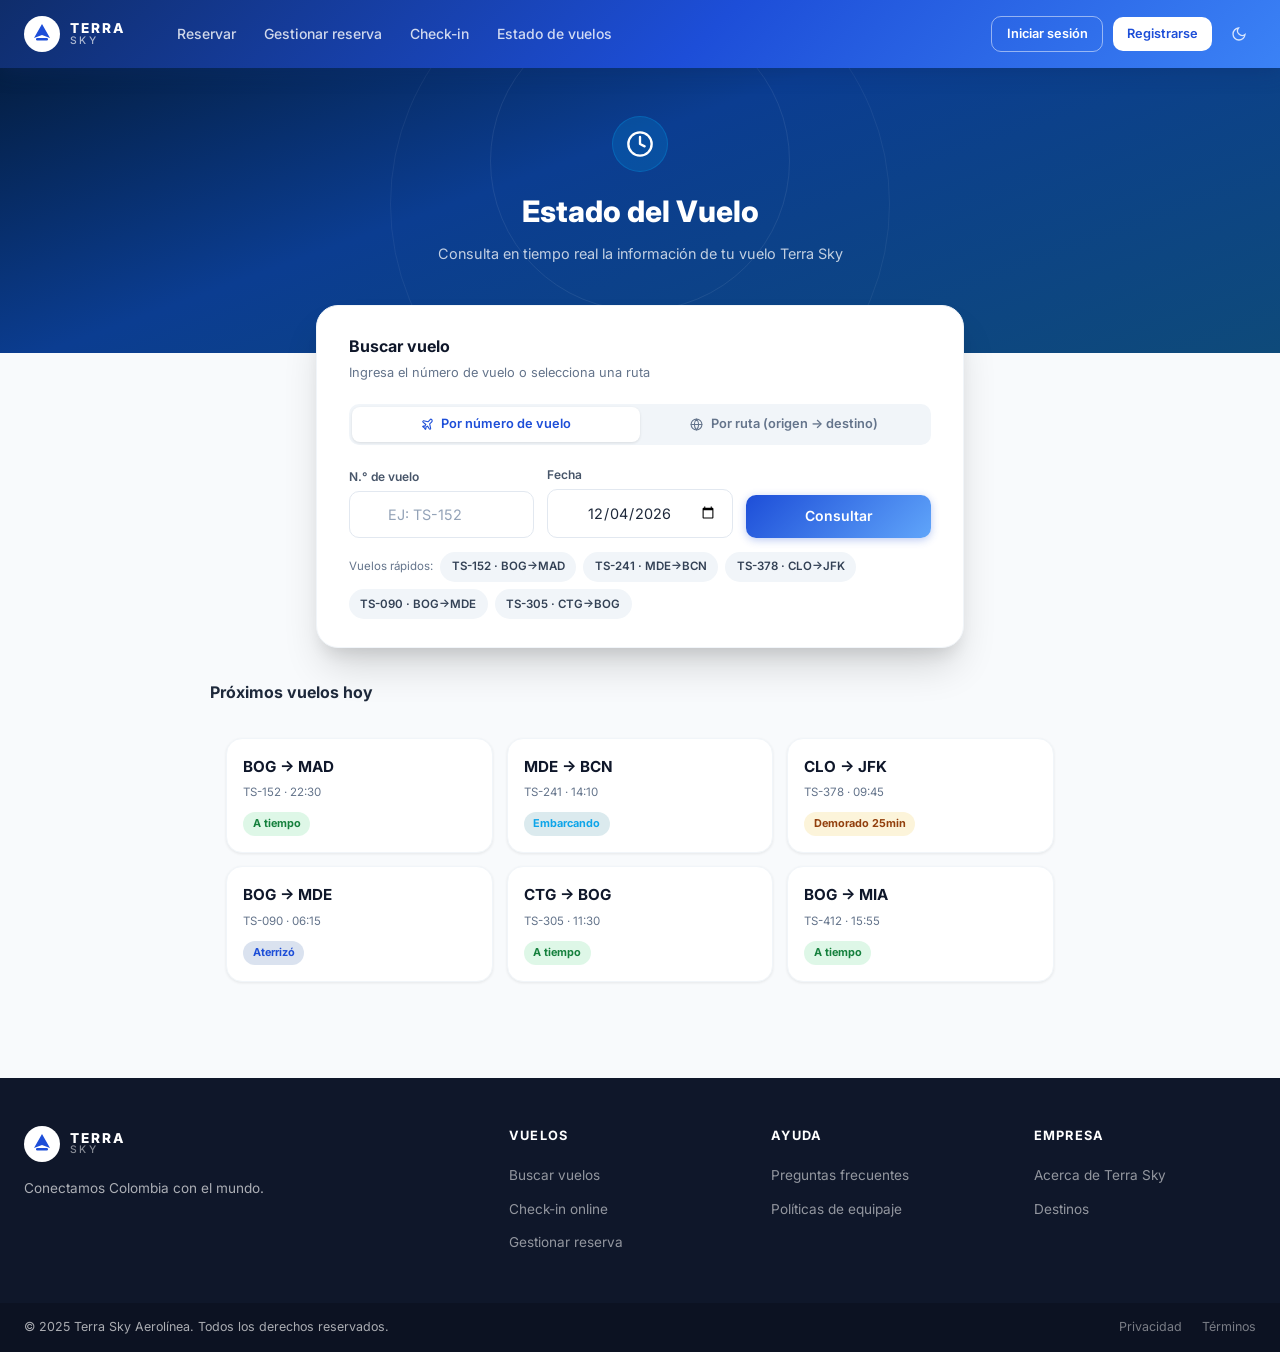
<file: src/estado.html>
<!DOCTYPE html>
<html lang="es">
<head>
  <meta charset="UTF-8" />
  <meta name="viewport" content="width=device-width, initial-scale=1.0" />
  <title>Estado del Vuelo – Terra Sky</title>
  <link rel="preconnect" href="https://fonts.googleapis.com" />
  <link rel="preconnect" href="https://fonts.gstatic.com" crossorigin />
  <link href="https://fonts.googleapis.com/css2?family=Inter:wght@400;500;600;700;800&display=swap" rel="stylesheet" />
  <link rel="stylesheet" href="css/style.css" />
  <style>
    .status-page { min-height: 100vh; background: var(--col-gray-50); }

    /* Hero — Flight tracking radar theme */
    .status-hero {
      background: linear-gradient(160deg, #041e42 0%, #0B3D91 40%, #0e4a7a 100%);
      padding: 3rem 0 5.5rem;
      color: var(--col-white);
      text-align: center;
      position: relative;
      overflow: hidden;
    }
    .status-hero::before {
      content: '';
      position: absolute;
      top: -40%;
      left: 50%;
      transform: translateX(-50%);
      width: 500px;
      height: 500px;
      border-radius: 50%;
      border: 1px solid rgba(255,255,255,.06);
      pointer-events: none;
    }
    .status-hero::after {
      content: '';
      position: absolute;
      top: -20%;
      left: 50%;
      transform: translateX(-50%);
      width: 300px;
      height: 300px;
      border-radius: 50%;
      border: 1px solid rgba(255,255,255,.08);
      pointer-events: none;
    }
    .status-hero .container { position: relative; z-index: 1; }
    .status-hero-icon {
      width: 56px; height: 56px;
      background: rgba(0,153,230,.2);
      border: 1px solid rgba(0,153,230,.3);
      border-radius: 50%;
      display: flex; align-items: center; justify-content: center;
      margin: 0 auto 1rem;
      animation: pulseRadar 2s ease-in-out infinite;
    }
    @keyframes pulseRadar {
      0%, 100% { box-shadow: 0 0 0 0 rgba(0,153,230,.3); }
      50% { box-shadow: 0 0 0 12px rgba(0,153,230,0); }
    }
    .status-hero h1 { font-size: 1.85rem; font-weight: 800; margin-bottom: .4rem; }
    .status-hero p  { font-size: .9rem; opacity: .75; }

    /* Lookup card */
    .status-lookup {
      max-width: 680px;
      margin: -3rem auto 0;
      padding: 0 1rem;
      position: relative;
      z-index: 2;
    }
    .status-card {
      background: var(--col-white);
      border-radius: var(--radius-xl);
      padding: 1.75rem 2rem;
      box-shadow: var(--shadow-xl);
      border: 1px solid var(--col-gray-100);
      margin-bottom: 1.5rem;
    }
    .status-card h2 { font-size: 1rem; font-weight: 700; color: var(--col-gray-900); margin-bottom: .25rem; }
    .status-card > p { font-size: .8rem; color: var(--col-gray-500); margin-bottom: 1.25rem; }

    /* Form */
    .form-row-3 { display: grid; grid-template-columns: 1fr 1fr 1fr; gap: .85rem; align-items: end; }
    @media (max-width: 560px) { .form-row-3 { grid-template-columns: 1fr 1fr; } }
    @media (max-width: 380px) { .form-row-3 { grid-template-columns: 1fr; } }
    .form-row-2 { display: grid; grid-template-columns: 1fr 1fr 1fr 1fr; gap: .85rem; align-items: end; }
    @media (max-width: 640px) { .form-row-2 { grid-template-columns: 1fr 1fr; } }

    /* Search tabs */
    .search-tabs {
      display: flex; gap: 0; margin-bottom: 1.25rem;
      background: var(--col-gray-100); border-radius: var(--radius-sm); padding: 3px;
    }
    .search-tab {
      flex: 1; padding: .45rem .75rem; font-size: .8rem; font-weight: 600;
      color: var(--col-gray-500); border-radius: calc(var(--radius-sm) - 2px);
      cursor: pointer; transition: all .2s; text-align: center;
      border: none; background: transparent; font-family: inherit;
    }
    .search-tab.active {
      background: var(--col-white); color: var(--col-primary);
      box-shadow: 0 1px 3px rgba(0,0,0,.1);
    }
    .search-panel { display: none; }
    .search-panel.active { display: block; }
    .form-group { display: flex; flex-direction: column; gap: .3rem; }
    .form-group label { font-size: .75rem; font-weight: 600; color: var(--col-gray-600); }
    .form-input {
      padding: .65rem .9rem;
      border: 1.5px solid var(--col-gray-200);
      border-radius: var(--radius-sm);
      font-size: .875rem;
      outline: none;
      transition: border-color var(--transition);
      font-family: inherit;
      color: var(--col-gray-800);
      background: var(--col-gray-50);
    }
    .form-input:focus { border-color: var(--col-primary); background: var(--col-white); }

    .sf-error {
      font-size: .8rem; color: #d4183d;
      background: #fef2f2; border: 1px solid #fecaca;
      border-radius: var(--radius-sm); padding: .5rem .75rem;
      margin-top: .5rem; display: none;
    }
    .sf-error.show { display: block; }

    /* Quick routes */
    .quick-routes { display: flex; flex-wrap: wrap; gap: .45rem; margin-top: .85rem; }
    .route-pill {
      background: var(--col-gray-100);
      padding: .3rem .65rem;
      border-radius: 999px;
      font-size: .72rem;
      font-weight: 600;
      color: var(--col-gray-700);
      cursor: pointer;
      border: 1px solid transparent;
      transition: all var(--transition);
    }
    .route-pill:hover { border-color: var(--col-primary); color: var(--col-primary); background: rgba(11,61,145,.06); }

    /* Results area */
    .status-result { max-width: 860px; margin: 0 auto; padding: 0 1rem 4rem; }

    /* Status badge */
    .status-badge {
      display: inline-flex;
      align-items: center;
      gap: .4rem;
      padding: .35rem .85rem;
      border-radius: 999px;
      font-size: .8rem;
      font-weight: 700;
    }
    .status-ontime    { background: rgba(34,197,94,.15);  color: #15803d; }
    .status-delayed   { background: rgba(234,179,8,.15);  color: #92400e; }
    .status-cancelled { background: rgba(239,68,68,.15);  color: #991b1b; }
    .status-boarding  { background: rgba(14,116,144,.15); color: var(--col-cyan); }
    .status-arrived   { background: rgba(11,61,145,.15);   color: var(--col-primary); }

    /* Flight info card */
    .flight-status-card {
      background: var(--col-white);
      border-radius: var(--radius-xl);
      border: 1px solid var(--col-gray-100);
      padding: 1.5rem;
      box-shadow: var(--shadow);
      margin-bottom: 1.25rem;
    }
    .fsc-header {
      display: flex;
      align-items: flex-start;
      justify-content: space-between;
      margin-bottom: 1.25rem;
      flex-wrap: wrap;
      gap: .6rem;
    }
    .fsc-flight-no { font-size: 1rem; font-weight: 700; color: var(--col-gray-900); }
    .fsc-date      { font-size: .78rem; color: var(--col-gray-500); margin-top: .1rem; }

    /* Timeline */
    .fsc-timeline {
      display: flex;
      align-items: center;
      gap: 1rem;
      margin-bottom: 1.25rem;
    }
    .fsc-airport { min-width: 80px; }
    .fsc-airport-code { font-size: 2rem; font-weight: 800; color: var(--col-gray-900); line-height: 1; }
    .fsc-airport-city { font-size: .72rem; color: var(--col-gray-500); margin-top: .15rem; }
    .fsc-airport-time {
      font-size: .9rem;
      font-weight: 600;
      color: var(--col-gray-700);
      margin-top: .2rem;
    }
    .fsc-airport-time.delayed { color: #ef4444; text-decoration: line-through; font-weight: 400; }
    .fsc-airport-time-new { font-size: .9rem; font-weight: 700; color: #d97706; }

    .fsc-mid { flex: 1; text-align: center; }
    .fsc-progress-bar {
      height: 6px;
      background: var(--col-gray-100);
      border-radius: 3px;
      overflow: hidden;
      margin: .4rem 0;
    }
    .fsc-progress-fill {
      height: 100%;
      border-radius: 3px;
      background: linear-gradient(to right, var(--col-primary), var(--col-cyan));
      transition: width 1s ease;
    }
    .fsc-duration  { font-size: .72rem; color: var(--col-gray-500); }
    .fsc-plane-pos { font-size: .65rem; color: var(--col-gray-400); margin-top: .15rem; }

    /* Details grid */
    .fsc-details {
      display: grid;
      grid-template-columns: repeat(4, 1fr);
      gap: .85rem;
      background: var(--col-gray-50);
      border-radius: var(--radius-lg);
      padding: 1rem;
      border: 1px solid var(--col-gray-100);
      margin-bottom: 1rem;
    }
    @media (max-width: 600px) { .fsc-details { grid-template-columns: repeat(2, 1fr); } }
    .fsc-detail label { font-size: .65rem; text-transform: uppercase; letter-spacing: .08em; color: var(--col-gray-500); font-weight: 600; }
    .fsc-detail span  { font-size: .9rem; font-weight: 700; color: var(--col-gray-800); display: block; margin-top: .15rem; }

    /* Live updates log */
    .updates-card {
      background: var(--col-white);
      border: 1px solid var(--col-gray-100);
      border-radius: var(--radius-xl);
      padding: 1.25rem;
      box-shadow: var(--shadow-sm);
    }
    .updates-card h4 {
      font-size: .8rem;
      font-weight: 700;
      text-transform: uppercase;
      letter-spacing: .06em;
      color: var(--col-gray-500);
      margin-bottom: .9rem;
    }
    .update-item {
      display: flex;
      gap: .75rem;
      margin-bottom: .75rem;
      position: relative;
      padding-left: 1.25rem;
    }
    .update-item:not(:last-child)::before {
      content: '';
      position: absolute;
      left: 6px;
      top: 20px;
      bottom: -6px;
      width: 1px;
      background: var(--col-gray-200);
    }
    .update-dot {
      position: absolute;
      left: 0;
      top: 6px;
      width: 13px;
      height: 13px;
      border-radius: 50%;
      background: var(--col-white);
      border: 2px solid var(--col-gray-300);
      flex-shrink: 0;
    }
    .update-dot.active { border-color: var(--col-primary); background: var(--col-primary); }
    .update-time { font-size: .7rem; color: var(--col-gray-400); white-space: nowrap; margin-bottom: .05rem; }
    .update-msg  { font-size: .82rem; color: var(--col-gray-700); }

    /* Recent flights */
    .recent-flights-grid {
      display: grid;
      grid-template-columns: repeat(3, 1fr);
      gap: .85rem;
      max-width: 860px;
      margin: 2rem auto;
      padding: 0 1rem;
    }
    @media (max-width: 700px) { .recent-flights-grid { grid-template-columns: 1fr 1fr; } }
    @media (max-width: 440px) { .recent-flights-grid { grid-template-columns: 1fr; } }

    .recent-card {
      background: var(--col-white);
      border: 1px solid var(--col-gray-100);
      border-radius: var(--radius-lg);
      padding: 1rem;
      cursor: pointer;
      transition: box-shadow var(--transition), border-color var(--transition);
      box-shadow: var(--shadow-sm);
    }
    .recent-card:hover { box-shadow: var(--shadow); border-color: var(--col-primary); }
    .recent-route      { font-size: .95rem; font-weight: 700; color: var(--col-gray-900); margin-bottom: .25rem; }
    .recent-flight-no  { font-size: .72rem; color: var(--col-gray-500); margin-bottom: .5rem; }
  </style>
</head>
<body>

<!-- ── HEADER ── -->
<header class="site-header">
  <div class="header-inner">
    <a href="index.html" class="logo">
      <div class="logo-icon">
        <svg viewBox="0 0 36 36" fill="none" xmlns="http://www.w3.org/2000/svg">
          <rect width="36" height="36" rx="8" fill="rgba(255,255,255,0.15)"/>
          <path d="M8 22 L15 10 L18 15 L22 10 L28 22" stroke="white" stroke-width="2.2" stroke-linecap="round" stroke-linejoin="round" fill="none"/>
          <circle cx="18" cy="22" r="3" fill="white" opacity=".9"/>
          <path d="M12 26 L24 26" stroke="white" stroke-width="1.5" stroke-linecap="round" opacity=".5"/>
        </svg>
      </div>
      <div class="logo-text">
        <span class="logo-brand">TERRA SKY</span>
        <span class="logo-sub">AEROLÍNEA</span>
      </div>
    </a>
    <nav class="header-nav">
      <a href="reservar.html" class="nav-link">Reservar</a>
      <a href="gestionar.html" class="nav-link">Gestionar reserva</a>
      <a href="checkin.html" class="nav-link">Check-in</a>
      <a href="estado.html" class="nav-link">Estado de vuelos</a>
    </nav>
    <div class="header-actions">
      <a href="login.html" class="btn btn-outline-white btn-sm">Iniciar sesión</a>
      <a href="login.html" class="btn btn-white btn-sm">Registrarse</a>
    </div>
    <button class="hamburger" id="hamburger" aria-label="Menú" aria-expanded="false">
      <span></span><span></span><span></span>
    </button>
  </div>
  <nav class="mobile-nav" id="mobileNav" hidden>
    <a href="reservar.html" class="mobile-nav-link">Reservar</a>
    <a href="gestionar.html" class="mobile-nav-link">Gestionar reserva</a>
    <a href="checkin.html" class="mobile-nav-link">Check-in</a>
    <a href="estado.html" class="mobile-nav-link">Estado de vuelos</a>
    <div class="mobile-nav-btns">
      <a href="login.html" class="btn btn-outline-white btn-sm" style="flex:1;justify-content:center">Iniciar sesión</a>
      <a href="login.html" class="btn btn-white btn-sm" style="flex:1;justify-content:center">Registrarse</a>
    </div>
  </nav>
</header>

<main class="status-page">

  <!-- Hero -->
  <div class="status-hero">
    <div class="container">
      <div class="status-hero-icon">
        <svg width="28" height="28" viewBox="0 0 24 24" fill="none" stroke="white" stroke-width="2" stroke-linecap="round" stroke-linejoin="round"><circle cx="12" cy="12" r="10"/><polyline points="12 6 12 12 16 14"/></svg>
      </div>
      <h1>Estado del Vuelo</h1>
      <p>Consulta en tiempo real la información de tu vuelo Terra Sky</p>
    </div>
  </div>

  <!-- Lookup -->
  <div class="status-lookup">
    <div class="status-card">
      <h2>Buscar vuelo</h2>
      <p>Ingresa el número de vuelo o selecciona una ruta</p>

      <!-- Tabs -->
      <div class="search-tabs">
        <button class="search-tab active" id="tab-numero" onclick="switchTab('numero')">
          <svg width="13" height="13" viewBox="0 0 24 24" fill="none" stroke="currentColor" stroke-width="2" stroke-linecap="round" stroke-linejoin="round" style="vertical-align:middle;margin-right:.3rem"><path d="M17.8 19.2 16 11l3.5-3.5C21 6 21 4 19.5 2.5S18 2 16.5 3.5L13 7 4.8 5.2c-.5-.1-.9.1-1.1.5l-.3.5c-.2.5-.1 1 .3 1.3L9 12l-2 3H4l-1 1 3 2 2 3 1-1v-3l3-2 3.5 5.3c.3.4.8.5 1.3.3l.5-.2c.4-.3.6-.7.5-1.2z"/></svg>
          Por número de vuelo
        </button>
        <button class="search-tab" id="tab-ruta" onclick="switchTab('ruta')">
          <svg width="13" height="13" viewBox="0 0 24 24" fill="none" stroke="currentColor" stroke-width="2" stroke-linecap="round" stroke-linejoin="round" style="vertical-align:middle;margin-right:.3rem"><circle cx="12" cy="12" r="10"/><line x1="2" y1="12" x2="22" y2="12"/><path d="M12 2a15.3 15.3 0 0 1 4 10 15.3 15.3 0 0 1-4 10 15.3 15.3 0 0 1-4-10 15.3 15.3 0 0 1 4-10z"/></svg>
          Por ruta (origen → destino)
        </button>
      </div>

      <!-- Panel: por número -->
      <div class="search-panel active" id="panel-numero">
        <form id="statusForm" novalidate>
          <div class="form-row-3">
            <div class="form-group">
              <label for="sf-flight">N.° de vuelo</label>
              <input id="sf-flight" class="form-input" type="text" placeholder="Ej: TS-152" style="text-transform:uppercase" />
            </div>
            <div class="form-group">
              <label for="sf-date">Fecha</label>
              <input id="sf-date" class="form-input" type="date" />
            </div>
            <div class="form-group">
              <button type="submit" class="btn btn-primary" style="width:100%;padding:.65rem;">Consultar</button>
            </div>
          </div>
        </form>
      </div>

      <!-- Panel: por ruta -->
      <div class="search-panel" id="panel-ruta">
        <form id="routeForm" novalidate>
          <div class="form-row-2">
            <div class="form-group">
              <label for="sf-origin">Origen</label>
              <select id="sf-origin" class="form-input">
                <option value="">Selecciona origen</option>
                <option value="BOG">BOG – Bogotá</option>
                <option value="MDE">MDE – Medellín</option>
                <option value="CLO">CLO – Cali</option>
                <option value="CTG">CTG – Cartagena</option>
                <option value="MAD">MAD – Madrid</option>
                <option value="BCN">BCN – Barcelona</option>
                <option value="JFK">JFK – New York</option>
                <option value="MIA">MIA – Miami</option>
              </select>
            </div>
            <div class="form-group">
              <label for="sf-dest">Destino</label>
              <select id="sf-dest" class="form-input">
                <option value="">Selecciona destino</option>
                <option value="BOG">BOG – Bogotá</option>
                <option value="MDE">MDE – Medellín</option>
                <option value="CLO">CLO – Cali</option>
                <option value="CTG">CTG – Cartagena</option>
                <option value="MAD">MAD – Madrid</option>
                <option value="BCN">BCN – Barcelona</option>
                <option value="JFK">JFK – New York</option>
                <option value="MIA">MIA – Miami</option>
              </select>
            </div>
            <div class="form-group">
              <label for="sf-date2">Fecha</label>
              <input id="sf-date2" class="form-input" type="date" />
            </div>
            <div class="form-group">
              <button type="submit" class="btn btn-primary" style="width:100%;padding:.65rem;">Buscar vuelo</button>
            </div>
          </div>
        </form>
      </div>

      <div id="sfError" class="sf-error">No se encontró un vuelo con ese número. Intenta con: TS-152, TS-241 o TS-378.</div>

      <div class="quick-routes">
        <span style="font-size:.72rem;color:var(--col-gray-500);align-self:center">Vuelos rápidos:</span>
        <button class="route-pill" onclick="quickSearch('TS-152')">TS-152 · BOG→MAD</button>
        <button class="route-pill" onclick="quickSearch('TS-241')">TS-241 · MDE→BCN</button>
        <button class="route-pill" onclick="quickSearch('TS-378')">TS-378 · CLO→JFK</button>
        <button class="route-pill" onclick="quickSearch('TS-090')">TS-090 · BOG→MDE</button>
        <button class="route-pill" onclick="quickSearch('TS-305')">TS-305 · CTG→BOG</button>
      </div>
    </div>
  </div>

  <!-- Result (hidden initially) -->
  <div class="status-result" id="statusResult" hidden>

    <div class="flight-status-card">
      <div class="fsc-header">
        <div>
          <div class="fsc-flight-no" id="sr-flightNo">TS-152 · Terra Sky</div>
          <div class="fsc-date" id="sr-date">15 Mar 2026</div>
        </div>
        <div class="status-badge status-ontime" id="sr-badge">
          <svg width="13" height="13" viewBox="0 0 24 24" fill="none" stroke="currentColor" stroke-width="2.5" stroke-linecap="round" stroke-linejoin="round"><polyline points="20 6 9 17 4 12"/></svg>
          <span id="sr-statusText">A tiempo</span>
        </div>
      </div>

      <div class="fsc-timeline">
        <div class="fsc-airport" style="text-align:left">
          <div class="fsc-airport-code" id="sr-origin">BOG</div>
          <div class="fsc-airport-city" id="sr-originCity">Bogotá</div>
          <div class="fsc-airport-time" id="sr-dep">22:30</div>
          <div class="fsc-airport-time-new" id="sr-newDep" style="display:none"></div>
        </div>
        <div class="fsc-mid">
          <div class="fsc-duration" id="sr-duration">11h 45min</div>
          <div class="fsc-progress-bar">
            <div class="fsc-progress-fill" id="sr-progress" style="width:0%"></div>
          </div>
          <div class="fsc-plane-pos" id="sr-planePos">En tierra · En preparación</div>
        </div>
        <div class="fsc-airport" style="text-align:right">
          <div class="fsc-airport-code" id="sr-dest">MAD</div>
          <div class="fsc-airport-city" id="sr-destCity">Madrid</div>
          <div class="fsc-airport-time" id="sr-arr">14:15</div>
          <div class="fsc-airport-time-new" id="sr-newArr" style="display:none"></div>
        </div>
      </div>

      <div class="fsc-details">
        <div class="fsc-detail"><label>Terminal</label><span id="sr-terminal">T1</span></div>
        <div class="fsc-detail"><label>Puerta</label><span id="sr-gate">B12</span></div>
        <div class="fsc-detail"><label>Embarque</label><span id="sr-boarding">21:45</span></div>
        <div class="fsc-detail"><label>Aeronave</label><span id="sr-aircraft">A330-200</span></div>
      </div>

      <div style="display:flex;gap:.75rem;flex-wrap:wrap">
        <a href="checkin.html" class="btn btn-primary btn-sm">
          <svg width="13" height="13" viewBox="0 0 24 24" fill="none" stroke="currentColor" stroke-width="2" stroke-linecap="round" stroke-linejoin="round"><path d="M20 21v-2a4 4 0 0 0-4-4H8a4 4 0 0 0-4 4v2"/><circle cx="12" cy="7" r="4"/></svg>
          Hacer check-in
        </a>
        <a href="gestionar.html" class="btn btn-cyan btn-sm">
          <svg width="13" height="13" viewBox="0 0 24 24" fill="none" stroke="currentColor" stroke-width="2" stroke-linecap="round" stroke-linejoin="round"><path d="M11 4H4a2 2 0 0 0-2 2v14a2 2 0 0 0 2 2h14a2 2 0 0 0 2-2v-7"/><path d="M18.5 2.5a2.121 2.121 0 0 1 3 3L12 15l-4 1 1-4 9.5-9.5z"/></svg>
          Gestionar reserva
        </a>
      </div>
    </div>

    <!-- Updates -->
    <div class="updates-card">
      <h4>Actualizaciones del vuelo</h4>
      <div id="sr-updates"></div>
    </div>

  </div><!-- /status-result -->

  <!-- Recent flights -->
  <div class="container" style="padding-bottom:4rem">
    <div style="max-width:860px;margin:2rem auto 1rem">
      <h2 style="font-size:1rem;font-weight:700;color:var(--col-gray-800)">Próximos vuelos hoy</h2>
    </div>
    <div class="recent-flights-grid">
      <div class="recent-card" onclick="quickSearch('TS-152')">
        <div class="recent-route">BOG → MAD</div>
        <div class="recent-flight-no">TS-152 · 22:30</div>
        <div class="status-badge status-ontime" style="font-size:.68rem;padding:.2rem .6rem">A tiempo</div>
      </div>
      <div class="recent-card" onclick="quickSearch('TS-241')">
        <div class="recent-route">MDE → BCN</div>
        <div class="recent-flight-no">TS-241 · 14:10</div>
        <div class="status-badge status-boarding" style="font-size:.68rem;padding:.2rem .6rem">Embarcando</div>
      </div>
      <div class="recent-card" onclick="quickSearch('TS-378')">
        <div class="recent-route">CLO → JFK</div>
        <div class="recent-flight-no">TS-378 · 09:45</div>
        <div class="status-badge status-delayed" style="font-size:.68rem;padding:.2rem .6rem">Demorado 25min</div>
      </div>
      <div class="recent-card" onclick="quickSearch('TS-090')">
        <div class="recent-route">BOG → MDE</div>
        <div class="recent-flight-no">TS-090 · 06:15</div>
        <div class="status-badge status-arrived" style="font-size:.68rem;padding:.2rem .6rem">Aterrizó</div>
      </div>
      <div class="recent-card" onclick="quickSearch('TS-305')">
        <div class="recent-route">CTG → BOG</div>
        <div class="recent-flight-no">TS-305 · 11:30</div>
        <div class="status-badge status-ontime" style="font-size:.68rem;padding:.2rem .6rem">A tiempo</div>
      </div>
      <div class="recent-card" onclick="quickSearch('TS-412')">
        <div class="recent-route">BOG → MIA</div>
        <div class="recent-flight-no">TS-412 · 15:55</div>
        <div class="status-badge status-ontime" style="font-size:.68rem;padding:.2rem .6rem">A tiempo</div>
      </div>
    </div>
  </div>

</main>

<!-- ── FOOTER ── -->
<footer class="site-footer">
  <div class="container">
    <div class="footer-inner">
      <div>
        <div class="footer-logo">
          <div class="footer-logo-icon">
            <svg viewBox="0 0 36 36" fill="none">
              <rect width="36" height="36" rx="8" fill="rgba(255,255,255,0.1)"/>
              <path d="M8 22 L15 10 L18 15 L22 10 L28 22" stroke="white" stroke-width="2.2" stroke-linecap="round" stroke-linejoin="round" fill="none"/>
              <circle cx="18" cy="22" r="3" fill="white" opacity=".9"/>
            </svg>
          </div>
          <div class="footer-logo-text">
            <span class="footer-logo-brand">TERRA SKY</span>
            <span class="footer-logo-sub">AEROLÍNEA</span>
          </div>
        </div>
        <p class="footer-tagline">Conectamos Colombia con el mundo.</p>
      </div>
      <div class="footer-links"><h4>Vuelos</h4><ul>
        <li><a href="resultados.html">Buscar vuelos</a></li>
        <li><a href="checkin.html">Check-in online</a></li>
        <li><a href="gestionar.html">Gestionar reserva</a></li>
      </ul></div>
      <div class="footer-links"><h4>Ayuda</h4><ul>
        <li><a href="#">Preguntas frecuentes</a></li>
        <li><a href="#">Políticas de equipaje</a></li>
      </ul></div>
      <div class="footer-links"><h4>Empresa</h4><ul>
        <li><a href="#">Acerca de Terra Sky</a></li>
        <li><a href="#">Destinos</a></li>
      </ul></div>
    </div>
  </div>
  <div class="footer-bottom">
    <div class="container">
      <div class="footer-bottom-inner">
        <span>© 2025 Terra Sky Aerolínea. Todos los derechos reservados.</span>
        <div class="footer-bottom-links"><a href="#">Privacidad</a><a href="#">Términos</a></div>
      </div>
    </div>
  </div>
</footer>

<script src="js/mockData.js"></script>
<script src="js/global.js"></script>
<script>
(function () {
  'use strict';

  var STATUS_CLASSES = {
    ontime:    'status-ontime',
    boarding:  'status-boarding',
    delayed:   'status-delayed',
    cancelled: 'status-cancelled',
    arrived:   'status-arrived'
  };

  var ICONS = {
    ontime:    '<polyline points="20 6 9 17 4 12"/>',
    boarding:  '<path d="M17.8 19.2 16 11l3.5-3.5C21 6 21 4 19.5 2.5S18 2 16.5 3.5L13 7 4.8 5.2c-.5-.1-.9.1-1.1.5l-.3.5c-.2.5-.1 1 .3 1.3L9 12l-2 3H4l-1 1 3 2 2 3 1-1v-3l3-2 3.5 5.3c.3.4.8.5 1.3.3l.5-.2c.4-.3.6-.7.5-1.2z"/>',
    delayed:   '<circle cx="12" cy="12" r="10"/><polyline points="12 6 12 12 16 14"/>',
    cancelled: '<circle cx="12" cy="12" r="10"/><line x1="15" y1="9" x2="9" y2="15"/><line x1="9" y1="9" x2="15" y2="15"/>',
    arrived:   '<path d="M17.8 19.2 16 11l3.5-3.5C21 6 21 4 19.5 2.5S18 2 16.5 3.5L13 7 4.8 5.2c-.5-.1-.9.1-1.1.5l-.3.5c-.2.5-.1 1 .3 1.3L9 12l-2 3H4l-1 1 3 2 2 3 1-1v-3l3-2 3.5 5.3c.3.4.8.5 1.3.3l.5-.2c.4-.3.6-.7.5-1.2z"/>'
  };

  var UPDATES = {
    ontime:   [
      { time: 'Ayer 23:00', msg: 'Vuelo programado y confirmado.', active: false },
      { time: 'Hoy 04:00',  msg: 'Aeronave posicionada en puerta.', active: false },
      { time: 'Hoy 18:30',  msg: 'Verificación técnica completada.', active: true }
    ],
    boarding: [
      { time: 'Hoy 12:00',  msg: 'Vuelo confirmado.', active: false },
      { time: 'Hoy 13:00',  msg: 'Sala de embarque abierta.', active: false },
      { time: 'Hoy 13:30',  msg: 'Embarque iniciado. Diríjase a puerta A05.', active: true }
    ],
    delayed:  [
      { time: 'Ayer 22:00', msg: 'Vuelo programado.', active: false },
      { time: 'Hoy 08:00',  msg: 'Condiciones meteorológicas adversas en ruta.', active: false },
      { time: 'Hoy 09:30',  msg: 'Demora de 25 minutos. Nueva salida: 10:10.', active: true }
    ],
    arrived:  [
      { time: 'Hoy 05:00',  msg: 'Embarque completado.', active: false },
      { time: 'Hoy 06:18',  msg: 'Despegue.', active: false },
      { time: 'Hoy 07:02',  msg: 'Aterrizaje exitoso en Medellín.', active: true }
    ],
    cancelled:[
      { time: 'Hoy 06:00', msg: 'Vuelo cancelado por condiciones técnicas.', active: true }
    ]
  };

  function searchFlight(flightNo) {
    var key = flightNo.trim().toUpperCase();
    var f   = TSData.ESTADO_VUELOS[key];
    var errEl = document.getElementById('sfError');

    if (!f) {
      errEl.classList.add('show');
      document.getElementById('statusResult').hidden = true;
      showToast('Vuelo no encontrado', 'error');
      return;
    }
    errEl.classList.remove('show');
    renderFlight(key, f);
  }

  function renderFlight(no, f) {
    document.getElementById('sr-flightNo').textContent  = no + ' · Terra Sky';
    document.getElementById('sr-date').textContent      = f.date;
    document.getElementById('sr-origin').textContent    = f.origin;
    document.getElementById('sr-originCity').textContent = f.originCity;
    document.getElementById('sr-dest').textContent      = f.dest;
    document.getElementById('sr-destCity').textContent  = f.destCity;
    document.getElementById('sr-dep').textContent       = f.dep;
    document.getElementById('sr-arr').textContent       = f.arr;
    document.getElementById('sr-duration').textContent  = f.duration;
    document.getElementById('sr-planePos').textContent  = f.planePos;
    document.getElementById('sr-terminal').textContent  = f.terminal;
    document.getElementById('sr-gate').textContent      = f.gate;
    document.getElementById('sr-boarding').textContent  = f.boarding;
    document.getElementById('sr-aircraft').textContent  = f.aircraft;

    // Progress bar (animate to value)
    var progressEl = document.getElementById('sr-progress');
    progressEl.style.width = '0%';
    setTimeout(function() { progressEl.style.width = f.progress + '%'; }, 100);

    // Status badge
    var badge = document.getElementById('sr-badge');
    badge.className = 'status-badge ' + (STATUS_CLASSES[f.status] || 'status-ontime');
    badge.innerHTML = '<svg width="13" height="13" viewBox="0 0 24 24" fill="none" stroke="currentColor" stroke-width="2.5" stroke-linecap="round" stroke-linejoin="round">' + (ICONS[f.status] || ICONS.ontime) + '</svg><span>' + f.statusText + '</span>';

    // Delayed times
    var newDepEl = document.getElementById('sr-newDep');
    var newArrEl = document.getElementById('sr-newArr');
    if (f.status === 'delayed' && f.newDep) {
      document.getElementById('sr-dep').classList.add('delayed');
      newDepEl.textContent = f.newDep;
      newDepEl.style.display = 'block';
    } else {
      document.getElementById('sr-dep').classList.remove('delayed');
      newDepEl.style.display = 'none';
    }
    if (f.status === 'delayed' && f.newArr) {
      document.getElementById('sr-arr').classList.add('delayed');
      newArrEl.textContent = f.newArr;
      newArrEl.style.display = 'block';
    } else {
      document.getElementById('sr-arr').classList.remove('delayed');
      newArrEl.style.display = 'none';
    }

    // Updates log
    var updatesEl = document.getElementById('sr-updates');
    var updates   = UPDATES[f.status] || UPDATES.ontime;
    updatesEl.innerHTML = updates.map(function(u) {
      return '<div class="update-item">' +
        '<div class="update-dot ' + (u.active ? 'active' : '') + '"></div>' +
        '<div>' +
          '<div class="update-time">' + u.time + '</div>' +
          '<div class="update-msg">' + u.msg + '</div>' +
        '</div>' +
      '</div>';
    }).join('');

    document.getElementById('statusResult').hidden = false;
    document.getElementById('statusResult').scrollIntoView({ behavior: 'smooth', block: 'start' });
    showToast('Vuelo ' + no + ' encontrado', 'success');
  }

  // ── Tab switch ──
  window.switchTab = function(tab) {
    document.getElementById('tab-numero').classList.toggle('active', tab === 'numero');
    document.getElementById('tab-ruta').classList.toggle('active', tab === 'ruta');
    document.getElementById('panel-numero').classList.toggle('active', tab === 'numero');
    document.getElementById('panel-ruta').classList.toggle('active', tab === 'ruta');
  };

  // ── Form submit (by number) ──
  document.getElementById('statusForm').addEventListener('submit', function (e) {
    e.preventDefault();
    searchFlight(document.getElementById('sf-flight').value);
  });

  // ── Form submit (by route) ──
  document.getElementById('routeForm').addEventListener('submit', function(e) {
    e.preventDefault();
    var origin = document.getElementById('sf-origin').value.trim().toUpperCase();
    var dest   = document.getElementById('sf-dest').value.trim().toUpperCase();
    var errEl  = document.getElementById('sfError');
    if (!origin || !dest) {
      errEl.textContent = 'Selecciona origen y destino para buscar.';
      errEl.classList.add('show');
      return;
    }
    var found = null;
    var foundKey = null;
    Object.keys(TSData.ESTADO_VUELOS).forEach(function(k) {
      var f = TSData.ESTADO_VUELOS[k];
      if (f.origin === origin && f.dest === dest) { found = f; foundKey = k; }
    });
    if (!found) {
      errEl.textContent = 'No se encontró ningún vuelo para la ruta ' + origin + ' → ' + dest + '. Intenta otra combinación.';
      errEl.classList.add('show');
      document.getElementById('statusResult').hidden = true;
      showToast('Ruta no encontrada', 'error');
      return;
    }
    errEl.classList.remove('show');
    document.getElementById('sf-flight').value = foundKey;
    renderFlight(foundKey, found);
  });

  // ── Quick search ──
  window.quickSearch = function (no) {
    document.getElementById('sf-flight').value = no;
    searchFlight(no);
  };

  // ── Set today's date as default ──
  var dateInput = document.getElementById('sf-date');
  if (dateInput) dateInput.value = new Date().toISOString().split('T')[0];

  // ── Hamburger ──
  var ham = document.getElementById('hamburger');
  var mobileNav = document.getElementById('mobileNav');
  if (ham) {
    ham.addEventListener('click', function() {
      var open = ham.classList.toggle('open');
      ham.setAttribute('aria-expanded', open);
      mobileNav.hidden = !open;
    });
  }

  // ── Auto-search from URL ──
  var p = new URLSearchParams(location.search);
  if (p.get('vuelo')) searchFlight(p.get('vuelo'));
})();
</script>
<script src="js/brand.js"></script>
<script src="js/auth.js"></script>
<script src="js/energy-monitor.js"></script>
</body>
</html>
</file>
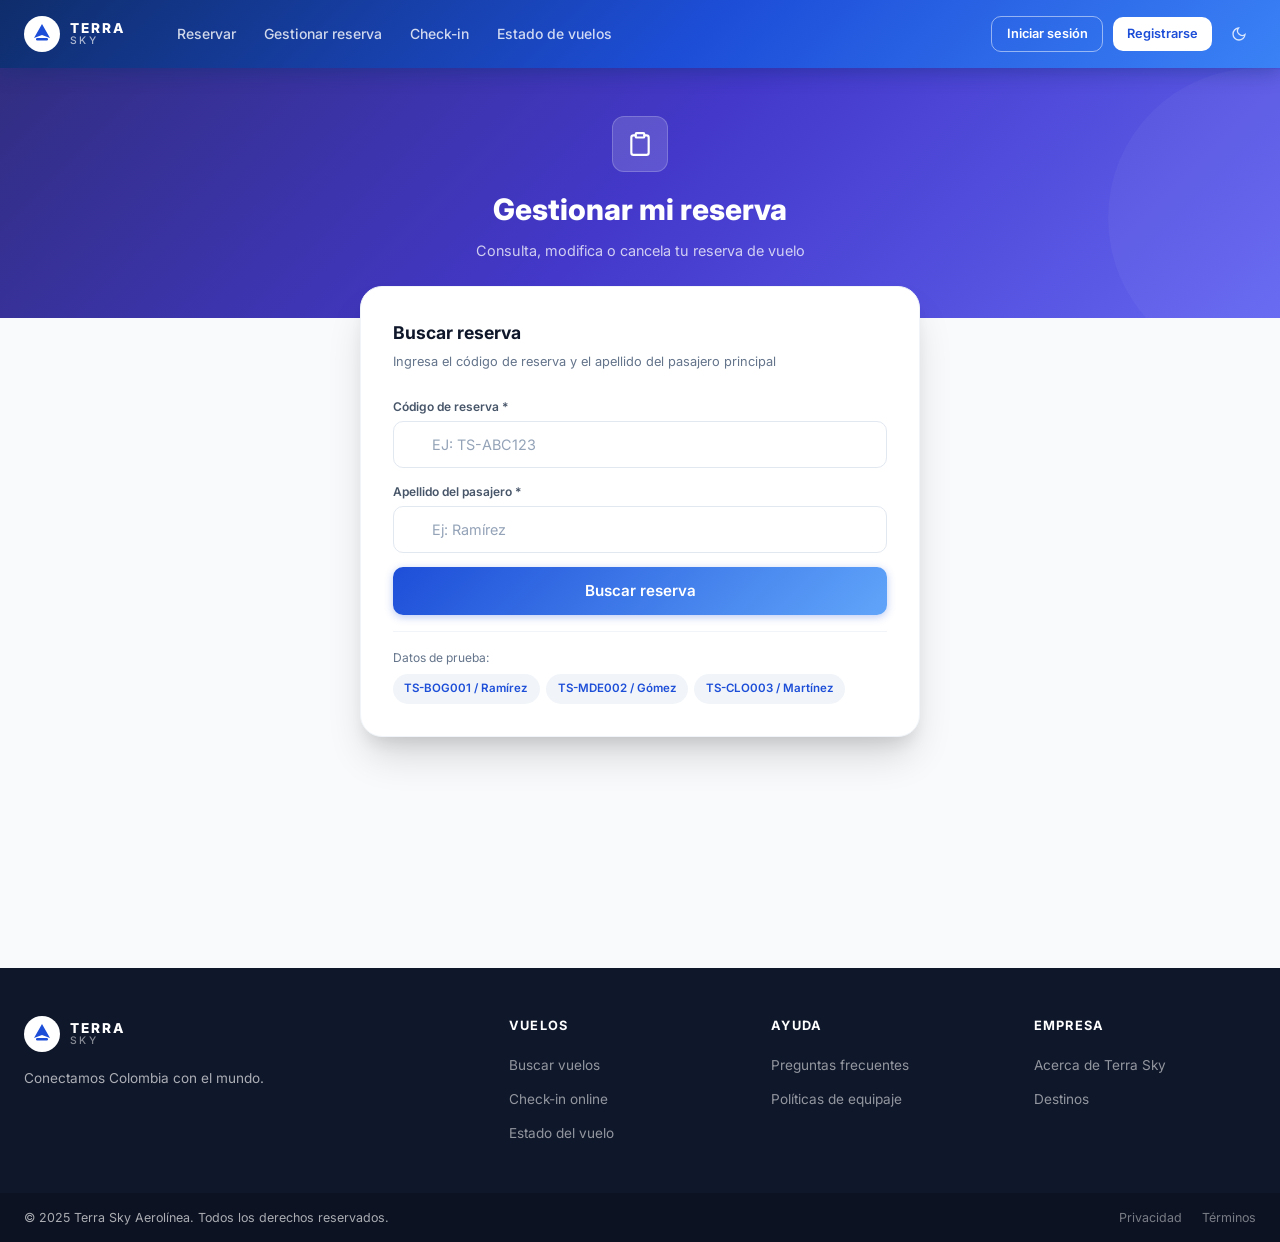
<file: src/gestionar.html>
<!DOCTYPE html>
<html lang="es">
<head>
  <meta charset="UTF-8" />
  <meta name="viewport" content="width=device-width, initial-scale=1.0" />
  <title>Gestionar Reserva – Terra Sky</title>
  <link rel="preconnect" href="https://fonts.googleapis.com" />
  <link rel="preconnect" href="https://fonts.gstatic.com" crossorigin />
  <link href="https://fonts.googleapis.com/css2?family=Inter:wght@400;500;600;700;800&display=swap" rel="stylesheet" />
  <link rel="stylesheet" href="css/style.css" />
  <style>
    .manage-page { min-height: 100vh; background: var(--col-gray-50); }

    /* Hero — Document management theme (indigo/warm) */
    .manage-hero {
      background: linear-gradient(135deg, #312e81 0%, #4338ca 50%, #6366f1 100%);
      padding: 3rem 0 3.5rem;
      color: var(--col-white);
      text-align: center;
      position: relative;
      overflow: hidden;
    }
    .manage-hero::before {
      content: '';
      position: absolute;
      top: 0; right: -10%;
      width: 300px; height: 300px;
      background: rgba(255,255,255,.04);
      border-radius: 50%;
      pointer-events: none;
    }
    .manage-hero .container { position: relative; z-index: 1; }
    .manage-hero-icon {
      width: 56px; height: 56px;
      background: rgba(255,255,255,.15);
      border: 1px solid rgba(255,255,255,.2);
      border-radius: 12px;
      display: flex; align-items: center; justify-content: center;
      margin: 0 auto .85rem;
    }
    .manage-hero h1 { font-size: 1.85rem; font-weight: 800; margin-bottom: .4rem; }
    .manage-hero p  { font-size: .9rem; opacity: .75; }

    /* Lookup card */
    .lookup-card {
      background: var(--col-white);
      border-radius: var(--radius-xl);
      padding: 2rem;
      box-shadow: var(--shadow-xl);
      max-width: 560px;
      margin: -2rem auto 2rem;
      position: relative;
      z-index: 2;
      border: 1px solid var(--col-gray-100);
    }
    .lookup-card h2 { font-size: 1.1rem; font-weight: 700; color: var(--col-gray-900); margin-bottom: .3rem; }
    .lookup-card p  { font-size: .8rem; color: var(--col-gray-500); margin-bottom: 1.5rem; }
    .lookup-form { display: flex; flex-direction: column; gap: .85rem; }
    .form-group { display: flex; flex-direction: column; gap: .3rem; }
    .form-group label { font-size: .75rem; font-weight: 600; color: var(--col-gray-600); }
    .form-input {
      padding: .65rem .9rem;
      border: 1.5px solid var(--col-gray-200);
      border-radius: var(--radius-sm);
      font-size: .875rem;
      outline: none;
      transition: border-color var(--transition);
      font-family: inherit;
      color: var(--col-gray-800);
      background: var(--col-gray-50);
    }
    .form-input:focus { border-color: var(--col-primary); background: var(--col-white); }
    .form-input.error { border-color: #d4183d; }
    .lookup-error   { font-size: .8rem; color: #d4183d; background: #fef2f2; border: 1px solid #fecaca; border-radius: var(--radius-sm); padding: .5rem .75rem; display: none; }
    .lookup-error.show { display: block; }

    /* Quick demo */
    .lookup-demo {
      margin-top: 1rem;
      padding-top: 1rem;
      border-top: 1px solid var(--col-gray-100);
      font-size: .75rem;
      color: var(--col-gray-500);
    }
    .demo-pills { display: flex; flex-wrap: wrap; gap: .4rem; margin-top: .4rem; }
    .demo-pill  {
      background: var(--col-gray-100);
      padding: .3rem .65rem;
      border-radius: 999px;
      font-size: .72rem;
      font-weight: 600;
      color: var(--col-primary);
      cursor: pointer;
      border: 1px solid transparent;
      transition: all var(--transition);
    }
    .demo-pill:hover { border-color: var(--col-primary); background: rgba(11,61,145,.06); }

    /* Result section */
    .manage-result { max-width: 860px; margin: 0 auto; padding-bottom: 4rem; }

    /* Booking header card */
    .booking-header-card {
      background: linear-gradient(135deg, #312e81 0%, #4338ca 100%);
      border-radius: var(--radius-xl);
      padding: 1.5rem 1.75rem;
      color: var(--col-white);
      margin-bottom: 1.25rem;
      display: flex;
      align-items: flex-start;
      justify-content: space-between;
      flex-wrap: wrap;
      gap: 1rem;
    }
    .bh-code { font-size: 1.5rem; font-weight: 800; letter-spacing: .08em; margin-bottom: .2rem; }
    .bh-passenger { font-size: 1rem; font-weight: 600; margin-bottom: .2rem; }
    .bh-status {
      display: inline-flex;
      align-items: center;
      gap: .35rem;
      background: rgba(255,255,255,.2);
      padding: .25rem .75rem;
      border-radius: 999px;
      font-size: .78rem;
      font-weight: 600;
    }
    .bh-actions { display: flex; flex-direction: column; gap: .5rem; align-items: flex-end; }
    @media (max-width: 600px) { .bh-actions { flex-direction: row; flex-wrap: wrap; } }

    /* Info grid */
    .info-grid { display: grid; grid-template-columns: 1fr 1fr; gap: 1rem; margin-bottom: 1.25rem; }
    @media (max-width: 600px) { .info-grid { grid-template-columns: 1fr; } }

    .info-card {
      background: var(--col-white);
      border: 1px solid var(--col-gray-100);
      border-radius: var(--radius-xl);
      padding: 1.25rem;
      box-shadow: var(--shadow-sm);
    }
    .info-card h4 {
      font-size: .75rem;
      font-weight: 700;
      text-transform: uppercase;
      letter-spacing: .08em;
      color: var(--col-gray-500);
      margin-bottom: .9rem;
    }
    .info-row {
      display: flex;
      align-items: center;
      gap: .5rem;
      font-size: .85rem;
      color: var(--col-gray-700);
      margin-bottom: .5rem;
    }
    .info-row:last-child { margin-bottom: 0; }
    .info-row svg { color: var(--col-primary); flex-shrink: 0; }
    .info-row strong { color: var(--col-gray-900); }

    /* Flight timeline */
    .flight-timeline-card {
      background: var(--col-white);
      border: 1px solid var(--col-gray-100);
      border-radius: var(--radius-xl);
      padding: 1.5rem;
      box-shadow: var(--shadow-sm);
      margin-bottom: 1.25rem;
    }
    .ftl-head { display: flex; justify-content: space-between; align-items: center; margin-bottom: 1.25rem; flex-wrap: wrap; gap: .5rem; }
    .ftl-head h4 { font-size: .75rem; font-weight: 700; text-transform: uppercase; letter-spacing: .08em; color: var(--col-gray-500); }
    .ftl-route {
      display: flex;
      align-items: center;
      gap: 1rem;
    }
    .ftl-airport { text-align: center; }
    .ftl-code { font-size: 2rem; font-weight: 800; color: var(--col-gray-900); line-height: 1; }
    .ftl-time { font-size: 1rem; font-weight: 600; color: var(--col-gray-700); }
    .ftl-city { font-size: .75rem; color: var(--col-gray-400); margin-top: .2rem; }
    .ftl-mid { text-align: center; flex: 1; }
    .ftl-line { height: 2px; background: linear-gradient(to right, var(--col-primary), var(--col-cyan)); border-radius: 2px; margin: .4rem 0; position: relative; }
    .ftl-plane {
      position: absolute;
      top: 50%;
      left: 50%;
      transform: translate(-50%, -50%);
      background: var(--col-white);
      padding: 0 .4rem;
      color: var(--col-primary);
    }
    .ftl-duration { font-size: .72rem; color: var(--col-gray-500); }
    .ftl-stops    { font-size: .7rem; color: var(--col-gray-400); margin-top: .2rem; }

    /* Actions bar */
    .actions-bar {
      background: var(--col-white);
      border: 1px solid var(--col-gray-100);
      border-radius: var(--radius-xl);
      padding: 1.25rem;
      box-shadow: var(--shadow-sm);
      display: flex;
      gap: .75rem;
      flex-wrap: wrap;
    }
    .action-btn {
      flex: 1;
      min-width: 140px;
      display: flex;
      flex-direction: column;
      align-items: center;
      gap: .4rem;
      padding: .85rem;
      border: 1.5px solid var(--col-gray-200);
      border-radius: var(--radius-lg);
      font-size: .78rem;
      font-weight: 600;
      color: var(--col-gray-700);
      cursor: pointer;
      transition: all var(--transition);
      text-align: center;
    }
    .action-btn svg { color: var(--col-primary); }
    .action-btn:hover { border-color: var(--col-primary); color: var(--col-primary); background: rgba(11,61,145,.05); }
    .action-btn.danger:hover { border-color: #d4183d; color: #d4183d; background: #fef2f2; }
    .action-btn.danger svg { color: #d4183d; }

    /* Seat change modal */
    .seat-modal-overlay {
      position: fixed; inset: 0; background: rgba(0,0,0,.5);
      z-index: 1000; display: flex; align-items: center; justify-content: center; padding: 1rem;
    }
    .seat-modal {
      background: #fff; border-radius: var(--radius-xl); padding: 1.5rem;
      max-width: 460px; width: 100%; box-shadow: 0 20px 60px rgba(0,0,0,.25);
    }
    .seat-modal h3 { font-size: 1rem; font-weight: 700; color: var(--col-gray-900); margin-bottom: .2rem; }
    .seat-modal-sub { font-size: .78rem; color: var(--col-gray-500); margin-bottom: 1.25rem; }
    .mini-seat-header { display: flex; gap: .3rem; margin-bottom: .35rem; padding-left: 26px; }
    .mini-seat-col-lbl { width: 36px; text-align: center; font-size: .62rem; color: var(--col-gray-400); font-weight: 600; }
    .mini-seat-col-lbl.aisle-space { width: 10px; }
    .mini-seat-row {
      display: flex; align-items: center; gap: .3rem; margin-bottom: .3rem;
    }
    .mini-row-num { width: 22px; font-size: .65rem; color: var(--col-gray-400); text-align: right; flex-shrink: 0; }
    .mini-aisle { width: 10px; flex-shrink: 0; }
    .mini-seat-btn {
      width: 36px; height: 36px; border-radius: 6px;
      border: 1.5px solid #bfdbfe; background: #eff6ff;
      cursor: pointer; font-size: .67rem; font-weight: 600; color: var(--col-primary);
      transition: background .15s, border-color .15s;
      display: flex; align-items: center; justify-content: center;
    }
    .mini-seat-btn:hover:not(:disabled) { background: #dbeafe; border-color: var(--col-primary); }
    .mini-seat-btn.ms-selected { background: var(--col-primary); color: #fff; border-color: var(--col-primary); }
    .mini-seat-btn.ms-occupied { background: #f3f4f6; border-color: #e5e7eb; color: #9ca3af; cursor: not-allowed; font-size: .6rem; }
    .mini-seat-btn.ms-current { background: #fefce8; border-color: #fde047; color: #713f12; }
    .mini-seat-status { font-size: .78rem; color: var(--col-primary); font-weight: 600; min-height: 1.2em; margin: .75rem 0 1rem; }
    .seat-modal-legend { display: flex; gap: 1rem; margin-bottom: 1rem; flex-wrap: wrap; }
    .sm-legend-item { display: flex; align-items: center; gap: .35rem; font-size: .7rem; color: var(--col-gray-500); }
    .sm-legend-dot { width: 12px; height: 12px; border-radius: 3px; border: 1.5px solid; }
    .seat-modal-actions { display: flex; gap: .75rem; }
    .seat-modal-actions .btn { flex: 1; justify-content: center; }
  </style>
</head>
<body>

<!-- ── HEADER ── -->
<header class="site-header">
  <div class="header-inner">
    <a href="index.html" class="logo">
      <div class="logo-icon">
        <svg viewBox="0 0 36 36" fill="none" xmlns="http://www.w3.org/2000/svg">
          <rect width="36" height="36" rx="8" fill="rgba(255,255,255,0.15)"/>
          <path d="M8 22 L15 10 L18 15 L22 10 L28 22" stroke="white" stroke-width="2.2" stroke-linecap="round" stroke-linejoin="round" fill="none"/>
          <circle cx="18" cy="22" r="3" fill="white" opacity=".9"/>
          <path d="M12 26 L24 26" stroke="white" stroke-width="1.5" stroke-linecap="round" opacity=".5"/>
        </svg>
      </div>
      <div class="logo-text">
        <span class="logo-brand">TERRA SKY</span>
        <span class="logo-sub">AEROLÍNEA</span>
      </div>
    </a>
    <nav class="header-nav">
      <a href="reservar.html" class="nav-link">Reservar</a>
      <a href="gestionar.html" class="nav-link">Gestionar reserva</a>
      <a href="checkin.html" class="nav-link">Check-in</a>
      <a href="estado.html" class="nav-link">Estado de vuelos</a>
    </nav>
    <div class="header-actions">
      <a href="login.html" class="btn btn-outline-white btn-sm">Iniciar sesión</a>
      <a href="login.html" class="btn btn-white btn-sm">Registrarse</a>
    </div>
    <button class="hamburger" id="hamburger" aria-label="Menú" aria-expanded="false">
      <span></span><span></span><span></span>
    </button>
  </div>
  <nav class="mobile-nav" id="mobileNav" hidden>
    <a href="reservar.html" class="mobile-nav-link">Reservar</a>
    <a href="gestionar.html" class="mobile-nav-link">Gestionar reserva</a>
    <a href="checkin.html" class="mobile-nav-link">Check-in</a>
    <a href="estado.html" class="mobile-nav-link">Estado de vuelos</a>
    <div class="mobile-nav-btns">
      <a href="login.html" class="btn btn-outline-white btn-sm" style="flex:1;justify-content:center">Iniciar sesión</a>
      <a href="login.html" class="btn btn-white btn-sm" style="flex:1;justify-content:center">Registrarse</a>
    </div>
  </nav>
</header>

<main class="manage-page">

  <!-- Hero -->
  <div class="manage-hero">
    <div class="container">
      <div class="manage-hero-icon">
        <svg width="26" height="26" viewBox="0 0 24 24" fill="none" stroke="white" stroke-width="2" stroke-linecap="round" stroke-linejoin="round"><path d="M16 4h2a2 2 0 0 1 2 2v14a2 2 0 0 1-2 2H6a2 2 0 0 1-2-2V6a2 2 0 0 1 2-2h2"/><rect x="8" y="2" width="8" height="4" rx="1" ry="1"/></svg>
      </div>
      <h1>Gestionar mi reserva</h1>
      <p>Consulta, modifica o cancela tu reserva de vuelo</p>
    </div>
  </div>

  <!-- Lookup card -->
  <div class="container">
    <div class="lookup-card">
      <h2>Buscar reserva</h2>
      <p>Ingresa el código de reserva y el apellido del pasajero principal</p>

      <form class="lookup-form" id="lookupForm" novalidate>
        <div class="form-group">
          <label for="bookingCode">Código de reserva *</label>
          <input id="bookingCode" class="form-input" type="text" placeholder="Ej: TS-ABC123" style="text-transform:uppercase" />
        </div>
        <div class="form-group">
          <label for="lastName">Apellido del pasajero *</label>
          <input id="lastName" class="form-input" type="text" placeholder="Ej: Ramírez" />
        </div>
        <div id="lookupError" class="lookup-error">No se encontró ninguna reserva con esos datos. Verifica e intenta nuevamente.</div>
        <button type="submit" class="btn btn-primary" style="width:100%;padding:.75rem;font-size:.95rem;">Buscar reserva</button>
      </form>

      <div class="lookup-demo">
        <span>Datos de prueba:</span>
        <div class="demo-pills">
          <button class="demo-pill" onclick="fillDemo('TS-BOG001','Ramírez')">TS-BOG001 / Ramírez</button>
          <button class="demo-pill" onclick="fillDemo('TS-MDE002','Gómez')">TS-MDE002 / Gómez</button>
          <button class="demo-pill" onclick="fillDemo('TS-CLO003','Martínez')">TS-CLO003 / Martínez</button>
        </div>
      </div>
    </div>

    <!-- Result (hidden until search) -->
    <div class="manage-result" id="manageResult" hidden>

      <!-- Booking header -->
      <div class="booking-header-card">
        <div>
          <div class="bh-code" id="res-code">TS-BOG001</div>
          <div class="bh-passenger" id="res-passenger">Carlos Andrés Ramírez López</div>
          <div class="bh-status" id="res-status">
            <svg width="12" height="12" viewBox="0 0 24 24" fill="none" stroke="currentColor" stroke-width="2.5" stroke-linecap="round" stroke-linejoin="round"><polyline points="20 6 9 17 4 12"/></svg>
            Confirmada
          </div>
        </div>
        <div class="bh-actions">
          <a href="checkin.html" class="btn btn-white btn-sm">Hacer check-in</a>
          <button class="btn btn-outline-white btn-sm" onclick="printPage()">Imprimir tiquete</button>
        </div>
      </div>

      <!-- Flight timeline -->
      <div class="flight-timeline-card">
        <div class="ftl-head">
          <h4>Detalles del vuelo</h4>
          <span id="res-date" style="font-size:.8rem;color:var(--col-gray-500)">15 Mar 2026</span>
        </div>
        <div class="ftl-route">
          <div class="ftl-airport">
            <div class="ftl-code" id="res-origin">BOG</div>
            <div class="ftl-time" id="res-dep">22:30</div>
            <div class="ftl-city" id="res-originCity">Bogotá</div>
          </div>
          <div class="ftl-mid">
            <div class="ftl-duration" id="res-duration">11h 45min</div>
            <div class="ftl-line">
              <span class="ftl-plane">
                <svg width="16" height="16" viewBox="0 0 24 24" fill="none" stroke="currentColor" stroke-width="2" stroke-linecap="round" stroke-linejoin="round"><path d="M17.8 19.2 16 11l3.5-3.5C21 6 21 4 19.5 2.5S18 2 16.5 3.5L13 7 4.8 5.2c-.5-.1-.9.1-1.1.5l-.3.5c-.2.5-.1 1 .3 1.3L9 12l-2 3H4l-1 1 3 2 2 3 1-1v-3l3-2 3.5 5.3c.3.4.8.5 1.3.3l.5-.2c.4-.3.6-.7.5-1.2z"/></svg>
              </span>
            </div>
            <div class="ftl-stops" id="res-stops">Directo · TS-152</div>
          </div>
          <div class="ftl-airport" style="text-align:right">
            <div class="ftl-code" id="res-dest">MAD</div>
            <div class="ftl-time" id="res-arr">14:15</div>
            <div class="ftl-city" id="res-destCity">Madrid</div>
          </div>
        </div>
      </div>

      <!-- Info grid -->
      <div class="info-grid">
        <div class="info-card">
          <h4>Pasajeros y asientos</h4>
          <div id="seatsList">
            <div class="info-row">
              <svg width="14" height="14" viewBox="0 0 24 24" fill="none" stroke="currentColor" stroke-width="2" stroke-linecap="round" stroke-linejoin="round"><path d="M20 21v-2a4 4 0 0 0-4-4H8a4 4 0 0 0-4 4v2"/><circle cx="12" cy="7" r="4"/></svg>
              <span>Carlos Ramírez — Asiento <strong>14A</strong></span>
            </div>
          </div>
        </div>
        <div class="info-card">
          <h4>Información del vuelo</h4>
          <div class="info-row">
            <svg width="14" height="14" viewBox="0 0 24 24" fill="none" stroke="currentColor" stroke-width="2" stroke-linecap="round" stroke-linejoin="round"><path d="M21 16V8a2 2 0 0 0-1-1.73l-7-4a2 2 0 0 0-2 0l-7 4A2 2 0 0 0 3 8v8a2 2 0 0 0 1 1.73l7 4a2 2 0 0 0 2 0l7-4A2 2 0 0 0 21 16z"/></svg>
            <span>Clase <strong id="res-cabin">Económica</strong></span>
          </div>
          <div class="info-row">
            <svg width="14" height="14" viewBox="0 0 24 24" fill="none" stroke="currentColor" stroke-width="2" stroke-linecap="round" stroke-linejoin="round"><path d="M6 2L3 6v14a2 2 0 0 0 2 2h14a2 2 0 0 0 2-2V6l-3-4z"/><line x1="3" y1="6" x2="21" y2="6"/><path d="M16 10a4 4 0 0 1-8 0"/></svg>
            <span>Equipaje <strong>23kg incluido</strong></span>
          </div>
          <div class="info-row">
            <svg width="14" height="14" viewBox="0 0 24 24" fill="none" stroke="currentColor" stroke-width="2" stroke-linecap="round" stroke-linejoin="round"><rect x="1" y="4" width="22" height="16" rx="2" ry="2"/><line x1="1" y1="10" x2="23" y2="10"/></svg>
            <span>Total pagado: <strong id="res-total" style="color:var(--col-primary)">COP 1.002.000</strong></span>
          </div>
        </div>
      </div>

      <!-- Actions -->
      <div class="actions-bar">
        <a href="checkin.html" class="action-btn">
          <svg width="22" height="22" viewBox="0 0 24 24" fill="none" stroke="currentColor" stroke-width="2" stroke-linecap="round" stroke-linejoin="round"><path d="M20 21v-2a4 4 0 0 0-4-4H8a4 4 0 0 0-4 4v2"/><circle cx="12" cy="7" r="4"/></svg>
          Check-in online
        </a>
        <button class="action-btn" onclick="printPage()">
          <svg width="22" height="22" viewBox="0 0 24 24" fill="none" stroke="currentColor" stroke-width="2" stroke-linecap="round" stroke-linejoin="round"><polyline points="6 9 6 2 18 2 18 9"/><path d="M6 18H4a2 2 0 0 1-2-2v-5a2 2 0 0 1 2-2h16a2 2 0 0 1 2 2v5a2 2 0 0 1-2 2h-2"/><rect x="6" y="14" width="12" height="8"/></svg>
          Imprimir tiquete
        </button>
        <button class="action-btn" onclick="openSeatModal()">
          <svg width="22" height="22" viewBox="0 0 24 24" fill="none" stroke="currentColor" stroke-width="2" stroke-linecap="round" stroke-linejoin="round"><rect x="3" y="3" width="7" height="7"/><rect x="14" y="3" width="7" height="7"/><rect x="3" y="14" width="7" height="7"/><rect x="14" y="14" width="7" height="7"/></svg>
          Cambiar asiento
        </button>
        <button class="action-btn danger" onclick="confirmCancel()">
          <svg width="22" height="22" viewBox="0 0 24 24" fill="none" stroke="currentColor" stroke-width="2" stroke-linecap="round" stroke-linejoin="round"><circle cx="12" cy="12" r="10"/><line x1="15" y1="9" x2="9" y2="15"/><line x1="9" y1="9" x2="15" y2="15"/></svg>
          Cancelar reserva
        </button>
      </div>

    </div><!-- /manage-result -->
  </div><!-- /container -->

</main>

<!-- Seat Change Modal -->
<div id="seatModal" style="display:none" class="seat-modal-overlay" onclick="if(event.target===this)closeSeatModal()">
  <div class="seat-modal">
    <h3>Cambiar asiento</h3>
    <p class="seat-modal-sub" id="smCurrent">Asiento actual: <strong>—</strong> · Selecciona un nuevo asiento</p>
    <div class="seat-modal-legend">
      <div class="sm-legend-item"><div class="sm-legend-dot" style="background:#eff6ff;border-color:#bfdbfe"></div>Disponible</div>
      <div class="sm-legend-item"><div class="sm-legend-dot" style="background:#0B3D91;border-color:#0B3D91"></div>Seleccionado</div>
      <div class="sm-legend-item"><div class="sm-legend-dot" style="background:#fefce8;border-color:#fde047"></div>Tu asiento actual</div>
      <div class="sm-legend-item"><div class="sm-legend-dot" style="background:#f3f4f6;border-color:#e5e7eb"></div>Ocupado</div>
    </div>
    <div class="mini-seat-header">
      <div class="mini-seat-col-lbl">A</div>
      <div class="mini-seat-col-lbl">B</div>
      <div class="mini-seat-col-lbl">C</div>
      <div class="mini-seat-col-lbl aisle-space"></div>
      <div class="mini-seat-col-lbl">D</div>
      <div class="mini-seat-col-lbl">E</div>
      <div class="mini-seat-col-lbl">F</div>
    </div>
    <div id="miniSeatMap"></div>
    <div class="mini-seat-status" id="smSelected"></div>
    <div class="seat-modal-actions">
      <button class="btn" style="border:1.5px solid var(--col-gray-300);color:var(--col-gray-700)" onclick="closeSeatModal()">Cancelar</button>
      <button class="btn btn-primary" id="confirmSeatBtn" disabled onclick="confirmSeatChange()">Confirmar cambio</button>
    </div>
  </div>
</div>

<!-- ── FOOTER ── -->
<footer class="site-footer">
  <div class="container">
    <div class="footer-inner">
      <div>
        <div class="footer-logo">
          <div class="footer-logo-icon">
            <svg viewBox="0 0 36 36" fill="none">
              <rect width="36" height="36" rx="8" fill="rgba(255,255,255,0.1)"/>
              <path d="M8 22 L15 10 L18 15 L22 10 L28 22" stroke="white" stroke-width="2.2" stroke-linecap="round" stroke-linejoin="round" fill="none"/>
              <circle cx="18" cy="22" r="3" fill="white" opacity=".9"/>
            </svg>
          </div>
          <div class="footer-logo-text">
            <span class="footer-logo-brand">TERRA SKY</span>
            <span class="footer-logo-sub">AEROLÍNEA</span>
          </div>
        </div>
        <p class="footer-tagline">Conectamos Colombia con el mundo.</p>
      </div>
      <div class="footer-links"><h4>Vuelos</h4><ul>
        <li><a href="resultados.html">Buscar vuelos</a></li>
        <li><a href="checkin.html">Check-in online</a></li>
        <li><a href="estado.html">Estado del vuelo</a></li>
      </ul></div>
      <div class="footer-links"><h4>Ayuda</h4><ul>
        <li><a href="#">Preguntas frecuentes</a></li>
        <li><a href="#">Políticas de equipaje</a></li>
      </ul></div>
      <div class="footer-links"><h4>Empresa</h4><ul>
        <li><a href="#">Acerca de Terra Sky</a></li>
        <li><a href="#">Destinos</a></li>
      </ul></div>
    </div>
  </div>
  <div class="footer-bottom">
    <div class="container">
      <div class="footer-bottom-inner">
        <span>© 2025 Terra Sky Aerolínea. Todos los derechos reservados.</span>
        <div class="footer-bottom-links"><a href="#">Privacidad</a><a href="#">Términos</a></div>
      </div>
    </div>
  </div>
</footer>

<script src="js/mockData.js"></script>
<script src="js/global.js"></script>
<script>
(function () {
  'use strict';

  var currentBooking = null;

  // ── Lookup form – usa TSData ──
  document.getElementById('lookupForm').addEventListener('submit', function (e) {
    e.preventDefault();
    var code  = document.getElementById('bookingCode').value.trim().toUpperCase();
    var lname = document.getElementById('lastName').value.trim();

    var booking = TSData.findReservaByCodeAndLastName(code, lname);

    var errEl = document.getElementById('lookupError');
    if (!booking) {
      errEl.classList.add('show');
      document.getElementById('manageResult').hidden = true;
      showToast('No se encontró la reserva', 'error');
      return;
    }
    errEl.classList.remove('show');
    currentBooking = booking;
    renderBooking(booking);
  });

  function renderBooking(b) {
    document.getElementById('res-code').textContent      = b.code;
    document.getElementById('res-passenger').textContent = b.passenger || (b.firstName + ' ' + b.lastName);
    document.getElementById('res-date').textContent      = b.date || '';
    document.getElementById('res-origin').textContent    = b.origin;
    document.getElementById('res-dest').textContent      = b.dest;
    document.getElementById('res-originCity').textContent = b.originCity || TSData.airportLabel(b.origin);
    document.getElementById('res-destCity').textContent   = b.destCity || TSData.airportLabel(b.dest);
    document.getElementById('res-dep').textContent        = b.dep || '';
    document.getElementById('res-arr').textContent        = b.arr || '';
    document.getElementById('res-duration').textContent   = b.duration || '';
    document.getElementById('res-stops').textContent      = (b.stops || 'Directo') + ' · ' + (b.flightCode || b.code);
    document.getElementById('res-cabin').textContent      = b.cabin || 'Económica';
    document.getElementById('res-total').textContent      = typeof b.total === 'number' ? TSData.formatCOP(b.total) : 'COP ' + (b.total || '');

    // Estado badge
    var statusEl = document.getElementById('res-status');
    if (statusEl) {
      var statusColor = b.estado === 'Confirmada' ? 'rgba(34,197,94,.3)' : b.estado === 'Cancelada' ? 'rgba(239,68,68,.3)' : b.estado === 'Check-in' ? 'rgba(59,130,246,.3)' : 'rgba(255,255,255,.2)';
      var statusIcon = b.estado === 'Cancelada'
        ? '<svg width="12" height="12" viewBox="0 0 24 24" fill="none" stroke="currentColor" stroke-width="2.5" stroke-linecap="round" stroke-linejoin="round"><circle cx="12" cy="12" r="10"/><line x1="15" y1="9" x2="9" y2="15"/><line x1="9" y1="9" x2="15" y2="15"/></svg>'
        : '<svg width="12" height="12" viewBox="0 0 24 24" fill="none" stroke="currentColor" stroke-width="2.5" stroke-linecap="round" stroke-linejoin="round"><polyline points="20 6 9 17 4 12"/></svg>';
      statusEl.style.background = statusColor;
      statusEl.innerHTML = statusIcon + ' ' + (b.estado || 'Confirmada');
    }

    var seatsList = document.getElementById('seatsList');
    var name = (b.passenger || (b.firstName + ' ' + b.lastName)).split(' ').slice(0,2).join(' ');
    seatsList.innerHTML =
      '<div class="info-row">' +
        '<svg width="14" height="14" viewBox="0 0 24 24" fill="none" stroke="currentColor" stroke-width="2" stroke-linecap="round" stroke-linejoin="round"><path d="M20 21v-2a4 4 0 0 0-4-4H8a4 4 0 0 0-4 4v2"/><circle cx="12" cy="7" r="4"/></svg>' +
        '<span>' + name + ' — Asiento <strong>' + (b.seat || 'Sin asignar') + '</strong></span>' +
      '</div>';

    // Ocultar botón de check-in si ya hizo check-in o cancelada
    var checkinLink = document.querySelector('.actions-bar a[href*="checkin"]');
    if (checkinLink) {
      if (b.checkedIn || b.estado === 'Check-in') {
        checkinLink.style.opacity = '0.5';
        checkinLink.style.pointerEvents = 'none';
        checkinLink.textContent = '✓ Check-in realizado';
      } else if (b.estado === 'Cancelada') {
        checkinLink.style.opacity = '0.5';
        checkinLink.style.pointerEvents = 'none';
      } else {
        checkinLink.href = 'checkin.html?code=' + b.code;
        checkinLink.style.opacity = '1';
        checkinLink.style.pointerEvents = 'auto';
      }
    }

    // Ocultar botón cancelar si ya cancelada
    var cancelBtn = document.querySelector('[onclick*="confirmCancel"]');
    if (cancelBtn && b.estado === 'Cancelada') {
      cancelBtn.disabled = true;
      cancelBtn.style.opacity = '0.5';
    } else if (cancelBtn) {
      cancelBtn.disabled = false;
      cancelBtn.style.opacity = '1';
    }

    document.getElementById('manageResult').hidden = false;
    document.getElementById('manageResult').scrollIntoView({ behavior: 'smooth', block: 'start' });
  }

  // ── Demo fill ──
  window.fillDemo = function (code, lname) {
    document.getElementById('bookingCode').value = code;
    document.getElementById('lastName').value    = lname;
  };

  // ── Cancel – usa showConfirmModal de global.js y persiste ──
  window.confirmCancel = function () {
    if (!currentBooking) return;
    showConfirmModal(
      'Cancelar reserva',
      '¿Estás seguro de que deseas cancelar la reserva <strong>' + currentBooking.code + '</strong>? Esta acción no se puede deshacer y se procesará el reembolso según las políticas vigentes.',
      function() {
        TSData.updateReserva(currentBooking.code, { estado: 'Cancelada' });
        currentBooking.estado = 'Cancelada';
        renderBooking(currentBooking);
        showToast('Reserva ' + currentBooking.code + ' cancelada correctamente', 'warning', 5000);
      },
      { danger: true, confirmText: 'Sí, cancelar reserva' }
    );
  };

  // ── Print ──
  window.printPage = function () { window.print(); };

  // ── Seat change modal ──
  var selectedNewSeat = null;
  var OCCUPIED_SM = ['1A','1C','2B','2F','3D','4A','4E','5C','6B','7D','8A','8F'];
  var COLS_SM = ['A','B','C','D','E','F'];

  window.openSeatModal = function() {
    if (!currentBooking || currentBooking.estado === 'Cancelada') return;
    selectedNewSeat = null;
    document.getElementById('confirmSeatBtn').disabled = true;
    document.getElementById('smSelected').textContent = '';
    document.getElementById('smCurrent').innerHTML = 'Asiento actual: <strong>' + (currentBooking.seat || '—') + '</strong> · Selecciona un nuevo asiento disponible';
    buildMiniSeatMap();
    document.getElementById('seatModal').style.display = 'flex';
    document.body.style.overflow = 'hidden';
  };

  window.closeSeatModal = function() {
    document.getElementById('seatModal').style.display = 'none';
    document.body.style.overflow = '';
  };

  function buildMiniSeatMap() {
    var map = document.getElementById('miniSeatMap');
    map.innerHTML = '';
    var currentSeat = currentBooking.seat || '';
    for (var r = 3; r <= 10; r++) {
      var rowDiv = document.createElement('div');
      rowDiv.className = 'mini-seat-row';
      var numDiv = document.createElement('div');
      numDiv.className = 'mini-row-num';
      numDiv.textContent = r;
      rowDiv.appendChild(numDiv);
      COLS_SM.forEach(function(col, ci) {
        if (ci === 3) {
          var aisle = document.createElement('div');
          aisle.className = 'mini-aisle';
          rowDiv.appendChild(aisle);
        }
        var seatId = r + col;
        var btn = document.createElement('button');
        btn.type = 'button';
        btn.textContent = seatId;
        if (seatId === currentSeat) {
          btn.className = 'mini-seat-btn ms-current';
          btn.disabled = true;
          btn.title = 'Tu asiento actual';
        } else if (OCCUPIED_SM.indexOf(seatId) !== -1) {
          btn.className = 'mini-seat-btn ms-occupied';
          btn.disabled = true;
          btn.textContent = '✕';
        } else {
          btn.className = 'mini-seat-btn';
          (function(id, el) {
            el.addEventListener('click', function() {
              selectedNewSeat = id;
              map.querySelectorAll('.mini-seat-btn').forEach(function(b) { b.classList.remove('ms-selected'); });
              el.classList.add('ms-selected');
              document.getElementById('smSelected').textContent = 'Asiento seleccionado: ' + id;
              document.getElementById('confirmSeatBtn').disabled = false;
            });
          })(seatId, btn);
        }
        rowDiv.appendChild(btn);
      });
      map.appendChild(rowDiv);
    }
  }

  window.confirmSeatChange = function() {
    if (!selectedNewSeat || !currentBooking) return;
    TSData.updateReserva(currentBooking.code, { seat: selectedNewSeat });
    currentBooking.seat = selectedNewSeat;
    renderBooking(currentBooking);
    closeSeatModal();
    showToast('Asiento cambiado a ' + selectedNewSeat + ' exitosamente', 'success');
  };

  // ── Hamburger ──
  var ham = document.getElementById('hamburger');
  var mobileNav = document.getElementById('mobileNav');
  if (ham) {
    ham.addEventListener('click', function() {
      var open = ham.classList.toggle('open');
      ham.setAttribute('aria-expanded', open);
      mobileNav.hidden = !open;
    });
  }

  // Auto-fill from URL
  var p = new URLSearchParams(location.search);
  if (p.get('code') && p.get('apellido')) {
    document.getElementById('bookingCode').value = p.get('code');
    document.getElementById('lastName').value    = p.get('apellido');
    document.getElementById('lookupForm').dispatchEvent(new Event('submit'));
  }
})();
</script>
<script src="js/brand.js"></script>
<script src="js/auth.js"></script>
<script src="js/energy-monitor.js"></script>
</body>
</html>
</file>
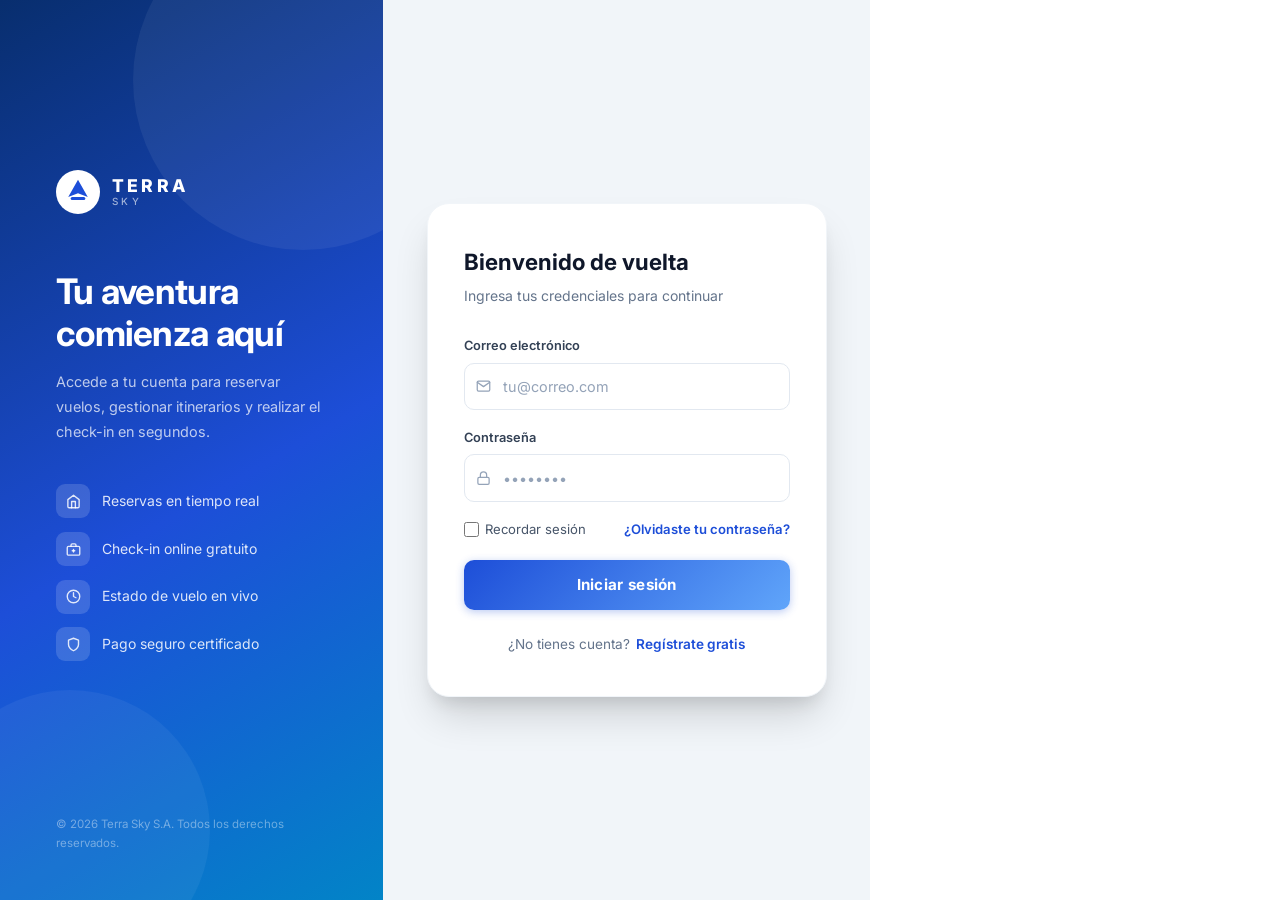
<file: src/login.html>
<!DOCTYPE html>
<html lang="es">
<head>
  <meta charset="UTF-8" />
  <meta name="viewport" content="width=device-width, initial-scale=1.0" />
  <title>Iniciar sesión – Terra Sky</title>
  <link rel="preconnect" href="https://fonts.googleapis.com" />
  <link rel="preconnect" href="https://fonts.gstatic.com" crossorigin />
  <link href="https://fonts.googleapis.com/css2?family=Inter:wght@400;500;600;700;800&display=swap" rel="stylesheet" />
  <link rel="stylesheet" href="css/style.css" />
</head>
<body class="login-page">

<main class="login-page" id="mainContent">
  <div class="login-split">

  <!-- ═══ Panel izquierdo: branding ═══ -->
  <div class="login-panel-brand" aria-hidden="true">
    <div class="login-panel-inner">

      <!-- Logo -->
      <a href="index.html" class="login-brand-logo" tabindex="-1">
        <div class="login-brand-logo-icon">
          <!-- inyectado por brand.js -->
        </div>
        <div class="login-brand-logo-text">
          <!-- inyectado por brand.js -->
        </div>
      </a>

      <h2 class="login-panel-tagline">Tu aventura<br>comienza aquí</h2>
      <p class="login-panel-desc">
        Accede a tu cuenta para reservar vuelos, gestionar itinerarios y realizar el check-in en segundos.
      </p>

      <ul class="login-panel-features">
        <li class="login-panel-feature">
          <span class="login-feature-icon">
            <svg width="15" height="15" viewBox="0 0 24 24" fill="none" stroke="currentColor" stroke-width="2.2" stroke-linecap="round" stroke-linejoin="round"><path d="M3 9l9-7 9 7v11a2 2 0 0 1-2 2H5a2 2 0 0 1-2-2z"/><polyline points="9 22 9 12 15 12 15 22"/></svg>
          </span>
          Reservas en tiempo real
        </li>
        <li class="login-panel-feature">
          <span class="login-feature-icon">
            <svg width="15" height="15" viewBox="0 0 24 24" fill="none" stroke="currentColor" stroke-width="2.2" stroke-linecap="round" stroke-linejoin="round"><rect x="2" y="7" width="20" height="14" rx="2"/><path d="M16 7V5a2 2 0 0 0-2-2h-4a2 2 0 0 0-2 2v2"/><line x1="12" y1="12" x2="12" y2="16"/><line x1="10" y1="14" x2="14" y2="14"/></svg>
          </span>
          Check-in online gratuito
        </li>
        <li class="login-panel-feature">
          <span class="login-feature-icon">
            <svg width="15" height="15" viewBox="0 0 24 24" fill="none" stroke="currentColor" stroke-width="2.2" stroke-linecap="round" stroke-linejoin="round"><circle cx="12" cy="12" r="10"/><polyline points="12 6 12 12 16 14"/></svg>
          </span>
          Estado de vuelo en vivo
        </li>
        <li class="login-panel-feature">
          <span class="login-feature-icon">
            <svg width="15" height="15" viewBox="0 0 24 24" fill="none" stroke="currentColor" stroke-width="2.2" stroke-linecap="round" stroke-linejoin="round"><path d="M12 22s8-4 8-10V5l-8-3-8 3v7c0 6 8 10 8 10z"/></svg>
          </span>
          Pago seguro certificado
        </li>
      </ul>

    </div>
    <p class="login-panel-foot">© 2026 Terra Sky S.A. Todos los derechos reservados.</p>
  </div>

  <!-- ═══ Panel derecho: formulario ═══ -->
  <div class="login-panel-form">
    <div class="login-form-wrap">

      <!-- Logo sólo visible en móvil -->
      <a href="index.html" class="login-mobile-logo" aria-label="Terra Sky – Inicio">
        <div class="login-logo-icon">
          <!-- inyectado por brand.js -->
        </div>
        <div class="login-logo-text">
          <!-- inyectado por brand.js -->
        </div>
      </a>

      <!-- Card del formulario de LOGIN -->
      <section class="login-form-card" id="loginCard" aria-labelledby="loginTitle">

        <h1 class="login-title" id="loginTitle">Bienvenido de vuelta</h1>
        <p class="login-sub">Ingresa tus credenciales para continuar</p>

        <form class="login-form" id="loginForm" novalidate>

          <div class="form-group">
            <label for="email">Correo electrónico</label>
            <div class="input-wrap">
              <span class="input-icon">
                <svg width="15" height="15" viewBox="0 0 24 24" fill="none" stroke="currentColor" stroke-width="2" stroke-linecap="round" stroke-linejoin="round" aria-hidden="true"><path d="M4 4h16c1.1 0 2 .9 2 2v12c0 1.1-.9 2-2 2H4c-1.1 0-2-.9-2-2V6c0-1.1.9-2 2-2z"/><polyline points="22,6 12,13 2,6"/></svg>
              </span>
              <input type="email" id="email" name="email" placeholder="tu@correo.com" autocomplete="email" required aria-describedby="loginError" />
            </div>
          </div>

          <div class="form-group">
            <label for="password">Contraseña</label>
            <div class="input-wrap">
              <span class="input-icon">
                <svg width="15" height="15" viewBox="0 0 24 24" fill="none" stroke="currentColor" stroke-width="2" stroke-linecap="round" stroke-linejoin="round" aria-hidden="true"><rect x="3" y="11" width="18" height="11" rx="2" ry="2"/><path d="M7 11V7a5 5 0 0 1 10 0v4"/></svg>
              </span>
              <input type="password" id="password" name="password" placeholder="••••••••" autocomplete="current-password" required aria-describedby="loginError" />
            </div>
          </div>

          <div class="login-options">
            <label class="remember-label" for="rememberMe">
              <input type="checkbox" id="rememberMe" name="rememberMe"> Recordar sesión
            </label>
            <a href="#" class="forgot-link">¿Olvidaste tu contraseña?</a>
          </div>

          <div class="login-error" id="loginError" role="alert" aria-live="assertive" aria-atomic="true"></div>

          <button type="submit" class="btn btn-primary login-submit">Iniciar sesión</button>

        </form>

        <div class="login-register">
          ¿No tienes cuenta? <a href="#registro">Regístrate gratis</a>
        </div>

      </section><!-- /.login-form-card -->

      <!-- Card del formulario de REGISTRO -->
      <section class="login-form-card" id="registerCard" aria-labelledby="registerTitle" style="display: none;">

        <h1 class="login-title" id="registerTitle">Crear cuenta</h1>
        <p class="login-sub">Únete a Terra Sky y reserva tus vuelos</p>

        <form class="login-form" id="registerForm" novalidate>

          <div class="form-group">
            <label for="regName">Nombre completo</label>
            <div class="input-wrap">
              <span class="input-icon">
                <svg width="15" height="15" viewBox="0 0 24 24" fill="none" stroke="currentColor" stroke-width="2" stroke-linecap="round" stroke-linejoin="round"><path d="M20 21v-2a4 4 0 0 0-4-4H8a4 4 0 0 0-4 4v2"/><circle cx="12" cy="7" r="4"/></svg>
              </span>
              <input type="text" id="regName" name="name" placeholder="Tu nombre" required />
            </div>
          </div>

          <div class="form-group">
            <label for="regEmail">Correo electrónico</label>
            <div class="input-wrap">
              <span class="input-icon">
                <svg width="15" height="15" viewBox="0 0 24 24" fill="none" stroke="currentColor" stroke-width="2" stroke-linecap="round" stroke-linejoin="round"><path d="M4 4h16c1.1 0 2 .9 2 2v12c0 1.1-.9 2-2 2H4c-1.1 0-2-.9-2-2V6c0-1.1.9-2 2-2z"/><polyline points="22,6 12,13 2,6"/></svg>
              </span>
              <input type="text" id="regEmail" name="email" placeholder="tu@correo.com" required aria-describedby="registerError" />
            </div>
          </div>

          <div class="form-group">
            <label for="regPassword">Contraseña</label>
            <div class="input-wrap">
              <span class="input-icon">
                <svg width="15" height="15" viewBox="0 0 24 24" fill="none" stroke="currentColor" stroke-width="2" stroke-linecap="round" stroke-linejoin="round"><rect x="3" y="11" width="18" height="11" rx="2" ry="2"/><path d="M7 11V7a5 5 0 0 1 10 0v4"/></svg>
              </span>
              <input type="password" id="regPassword" name="password" placeholder="••••••••" required aria-describedby="registerError" />
            </div>
          </div>

          <div class="form-group">
            <label for="regPassword2">Confirmar contraseña</label>
            <div class="input-wrap">
              <span class="input-icon">
                <svg width="15" height="15" viewBox="0 0 24 24" fill="none" stroke="currentColor" stroke-width="2" stroke-linecap="round" stroke-linejoin="round"><rect x="3" y="11" width="18" height="11" rx="2" ry="2"/><path d="M7 11V7a5 5 0 0 1 10 0v4"/></svg>
              </span>
              <input type="password" id="regPassword2" name="password2" placeholder="••••••••" required aria-describedby="registerError" />
            </div>
          </div>

          <label class="remember-label" for="terms" style="margin-bottom: 1.25rem;">
            <input type="checkbox" id="terms" name="terms" required /> Acepto los términos y condiciones
          </label>

          <div class="login-error" id="registerError" role="alert" aria-live="assertive" aria-atomic="true"></div>

          <button type="submit" class="btn btn-primary login-submit">Crear cuenta</button>

        </form>

        <div class="login-register">
          ¿Ya tienes cuenta? <a href="#login">Inicia sesión</a>
        </div>

      </section><!-- /.login-form-card -->

    </div><!-- /.login-form-wrap -->
  </div><!-- /.login-panel-form -->

  </div><!-- /.login-split -->
</main>

<script>
  const STORAGE_KEY = 'ts_user';
  const REGISTROS_KEY = 'ts_registros';
  const USERS = [
    { email: 'carlos.ramirez@email.com', password: '1234', role: 'cliente', redirect: 'dashboard-cliente.html' },
    { email: 'agente@aerolinea.com',     password: '1234', role: 'agente',  redirect: 'dashboard-agente.html' },
    { email: 'admin@aerolinea.com',      password: '1234', role: 'admin',   redirect: 'dashboard-admin.html' },
  ];

  function getRedirectByRole(role) {
    if (role === 'admin') return 'dashboard-admin.html';
    if (role === 'agente') return 'dashboard-agente.html';
    return 'dashboard-cliente.html';
  }

  const loginCard = document.getElementById('loginCard');
  const registerCard = document.getElementById('registerCard');
  const loginForm = document.getElementById('loginForm');
  const registerForm = document.getElementById('registerForm');
  const loginErrorEl = document.getElementById('loginError');
  const registerErrorEl = document.getElementById('registerError');
  const nextPage = new URLSearchParams(window.location.search).get('next');

  // ═══ Funciones de utilidad ═══════════════════════════════════════════════
  function showError(el, msg) { el.textContent = msg; el.classList.add('show'); }
  function clearError(el)     { el.textContent = ''; el.classList.remove('show'); }

  function switchView(view) {
    if (view === 'registro') {
      loginCard.style.display = 'none';
      registerCard.style.display = 'block';
      window.location.hash = 'registro';
    } else {
      loginCard.style.display = 'block';
      registerCard.style.display = 'none';
      window.location.hash = 'login';
    }
  }

  // ═══ REGISTRO ════════════════════════════════════════════════════════════
  registerForm.addEventListener('submit', e => {
    e.preventDefault();
    clearError(registerErrorEl);

    const name = document.getElementById('regName').value.trim();
    const email = document.getElementById('regEmail').value.trim();
    const pass = document.getElementById('regPassword').value;
    const pass2 = document.getElementById('regPassword2').value;
    const terms = document.getElementById('terms').checked;

    if (!name) { showError(registerErrorEl, 'Ingresa tu nombre completo.'); return; }
    if (!email) { showError(registerErrorEl, 'Ingresa tu correo electrónico.'); return; }
    if (!pass) { showError(registerErrorEl, 'Ingresa una contraseña.'); return; }
    if (pass !== pass2) { showError(registerErrorEl, 'Las contraseñas no coinciden.'); return; }
    if (!terms) { showError(registerErrorEl, 'Debes aceptar los términos y condiciones.'); return; }

    // Guardar nuevo usuario en sessionStorage (solo mientras corra la app)
    let registros = JSON.parse(sessionStorage.getItem(REGISTROS_KEY) || '[]');
    registros.push({ name, email, password: pass, role: 'cliente', redirect: 'dashboard-cliente.html', createdAt: new Date().toISOString() });
    sessionStorage.setItem(REGISTROS_KEY, JSON.stringify(registros));

    // Iniciar sesión automáticamente con la nueva cuenta
    sessionStorage.setItem(STORAGE_KEY, JSON.stringify({ name, email, role: 'cliente' }));
    const safeNext = (nextPage && !String(nextPage).includes('login.html')) ? nextPage : 'dashboard-cliente.html';
    window.location.href = safeNext;
  });

  // ═══ LOGIN ═══════════════════════════════════════════════════════════════
  loginForm.addEventListener('submit', e => {
    e.preventDefault();
    clearError(loginErrorEl);

    const email = document.getElementById('email').value.trim();
    const pass = document.getElementById('password').value;

    if (!email) { showError(loginErrorEl, 'Ingresa tu correo electrónico.'); return; }
    if (!pass) { showError(loginErrorEl, 'Ingresa tu contraseña.'); return; }

    // Buscar en usuarios predefinidos
    let user = USERS.find(u => u.email === email && u.password === pass);

    // Si no existe, buscar en registros guardados en sessionStorage
    if (!user) {
      const registros = JSON.parse(sessionStorage.getItem(REGISTROS_KEY) || '[]');
      user = registros.find(r => r.email === email && r.password === pass);
    }

    if (!user) {
      showError(loginErrorEl, 'Correo o contraseña incorrectos.');
      return;
    }

    sessionStorage.setItem(STORAGE_KEY, JSON.stringify({ name: user.name || user.email.split('@')[0], email: user.email, role: user.role }));
    const redirectDash = getRedirectByRole(user.role);
    const safeNext = (nextPage && !String(nextPage).includes('login.html') && !String(nextPage).includes('dashboard')) ? nextPage : redirectDash;
    window.location.href = safeNext;
  });

  // ═══ Manejo de hash para cambiar entre vistas ════════════════════════════
  window.addEventListener('hashchange', () => {
    if (window.location.hash === '#registro') {
      switchView('registro');
    } else {
      switchView('login');
    }
  });

  // Mostrar vista inicial según hash
  if (window.location.hash === '#registro') {
    switchView('registro');
  }
</script>
<script src="js/brand.js"></script>
<script src="js/auth.js"></script>
<script src="js/energy-monitor.js"></script>
</body>
</html>
</file>
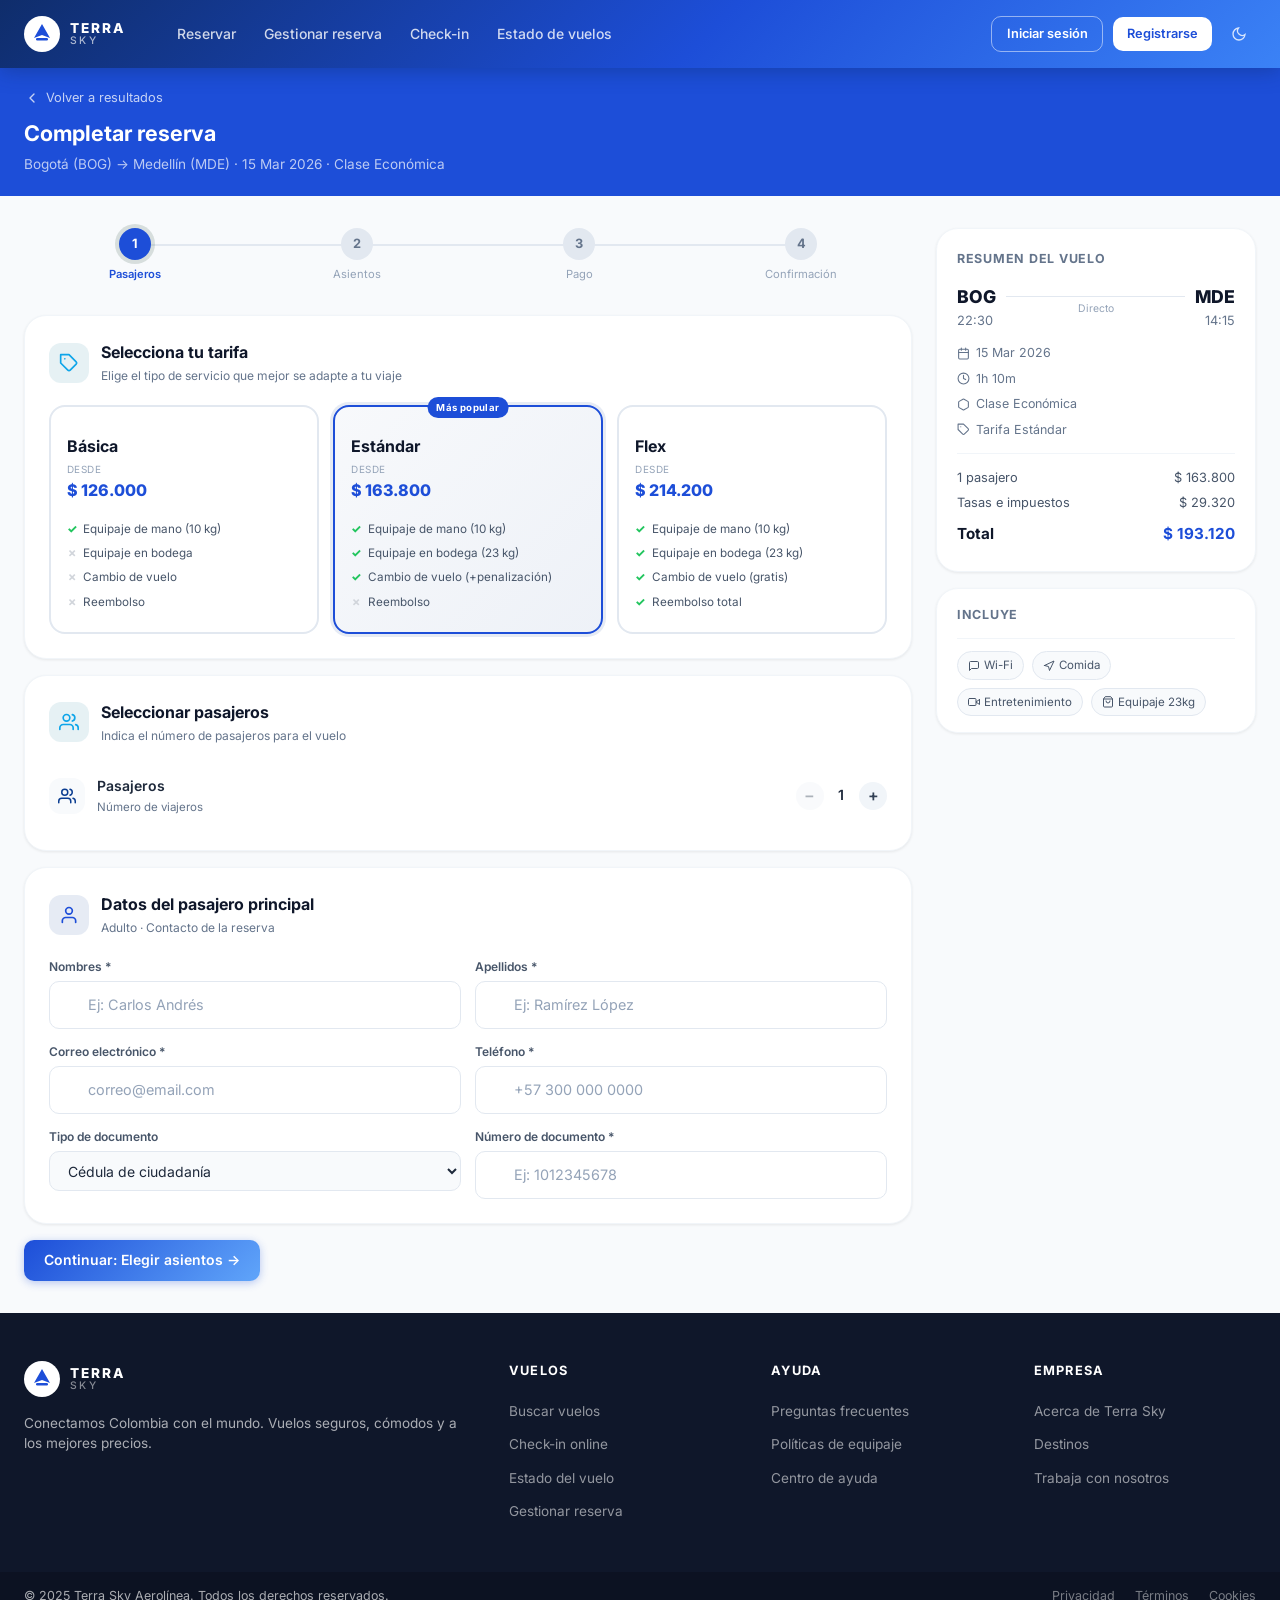
<file: src/reservar.html>
<!DOCTYPE html>
<html lang="es">
<head>
  <meta charset="UTF-8" />
  <meta name="viewport" content="width=device-width, initial-scale=1.0" />
  <title>Completar Reserva – Terra Sky</title>
  <link rel="preconnect" href="https://fonts.googleapis.com" />
  <link rel="preconnect" href="https://fonts.gstatic.com" crossorigin />
  <link href="https://fonts.googleapis.com/css2?family=Inter:wght@400;500;600;700;800&display=swap" rel="stylesheet" />
  <link rel="stylesheet" href="css/style.css" />
  <style>
    /* ── Booking-specific ── */
    .booking-page { min-height: 100vh; background: var(--col-gray-50); }

    /* Hero bar */
    .booking-hero {
      background: var(--col-primary);
      padding: 1.25rem 0;
      color: var(--col-white);
    }
    .booking-hero-back {
      display: inline-flex;
      align-items: center;
      gap: .4rem;
      color: rgba(255,255,255,.75);
      font-size: .8rem;
      margin-bottom: .5rem;
      transition: color var(--transition);
    }
    .booking-hero-back:hover { color: var(--col-white); }
    .booking-hero h1 { font-size: 1.35rem; font-weight: 700; margin-bottom: .2rem; }
    .booking-hero p  { font-size: .85rem; opacity: .7; }

    /* Step indicator */
    .step-indicator {
      display: flex;
      align-items: center;
      margin-bottom: 2rem;
      gap: 0;
    }
    .step-item {
      display: flex;
      flex-direction: column;
      align-items: center;
      flex: 1;
      position: relative;
    }
    .step-item:not(:last-child)::after {
      content: '';
      position: absolute;
      top: 16px;
      left: 50%;
      width: 100%;
      height: 2px;
      background: var(--col-gray-200);
      z-index: 0;
    }
    .step-item.done:not(:last-child)::after  { background: #22c55e; }
    .step-circle {
      position: relative;
      z-index: 1;
      width: 32px;
      height: 32px;
      border-radius: 50%;
      background: var(--col-gray-200);
      color: var(--col-gray-500);
      display: flex;
      align-items: center;
      justify-content: center;
      font-size: .8rem;
      font-weight: 700;
    }
    .step-item.active .step-circle {
      background: var(--col-primary);
      color: var(--col-white);
      box-shadow: 0 0 0 4px rgba(27,67,50,.15);
    }
    .step-item.done .step-circle {
      background: #22c55e;
      color: var(--col-white);
    }
    .step-label {
      font-size: .7rem;
      margin-top: .35rem;
      color: var(--col-gray-400);
      display: none;
    }
    .step-item.active .step-label { color: var(--col-primary); font-weight: 600; }
    @media (min-width: 480px) { .step-label { display: block; } }

    /* Layout grid */
    .booking-grid {
      display: grid;
      grid-template-columns: 1fr 320px;
      gap: 1.5rem;
      padding-block: 2rem;
      align-items: start;
    }
    @media (max-width: 900px) {
      .booking-grid { grid-template-columns: 1fr; }
      .booking-sidebar { order: -1; }
    }

    /* Cards */
    .booking-card {
      background: var(--col-white);
      border-radius: var(--radius-xl);
      border: 1px solid var(--col-gray-100);
      padding: 1.5rem;
      box-shadow: var(--shadow-sm);
      margin-bottom: 1rem;
    }
    .booking-card-head {
      display: flex;
      align-items: center;
      gap: .75rem;
      margin-bottom: 1.25rem;
    }
    .booking-card-icon {
      width: 40px; height: 40px;
      border-radius: var(--radius);
      display: flex; align-items: center; justify-content: center;
      flex-shrink: 0;
    }
    .icon-blue  { background: rgba(14,116,144,.1); color: var(--col-cyan); }
    .icon-green { background: rgba(11,61,145,.1); color: var(--col-primary); }
    .icon-gold  { background: rgba(234,179,8,.1); color: #ca8a04; }
    .booking-card-head h3 { font-size: 1rem; font-weight: 700; color: var(--col-gray-900); }
    .booking-card-head p  { font-size: .75rem; color: var(--col-gray-500); }

    /* Passenger rows */
    .pass-row-big {
      display: flex;
      align-items: center;
      justify-content: space-between;
      padding: .65rem 0;
      border-bottom: 1px solid var(--col-gray-100);
    }
    .pass-row-big:last-child { border-bottom: none; }
    .pass-row-icon {
      width: 36px; height: 36px;
      border-radius: var(--radius);
      background: var(--col-gray-50);
      display: flex; align-items: center; justify-content: center;
      margin-right: .75rem;
    }
    .pass-row-info { display: flex; align-items: center; flex: 1; }
    .pass-type-name { font-size: .875rem; font-weight: 600; color: var(--col-gray-800); }
    .pass-type-age  { font-size: .72rem; color: var(--col-gray-500); }

    /* Form grid */
    .form-row { display: grid; grid-template-columns: 1fr 1fr; gap: .85rem; }
    @media (max-width: 560px) { .form-row { grid-template-columns: 1fr; } }
    .form-group { display: flex; flex-direction: column; gap: .3rem; }
    .form-group label { font-size: .75rem; font-weight: 600; color: var(--col-gray-600); }
    .form-input {
      padding: .6rem .85rem;
      border: 1.5px solid var(--col-gray-200);
      border-radius: var(--radius-sm);
      font-size: .875rem;
      outline: none;
      transition: border-color var(--transition);
      font-family: inherit;
      color: var(--col-gray-800);
      background: var(--col-gray-50);
    }
    .form-input:focus { border-color: var(--col-primary); background: var(--col-white); }
    .form-input.error { border-color: #d4183d; }

    /* Seat map */
    .seat-map-wrap { overflow-x: auto; padding-bottom: .5rem; }
    .seat-map { min-width: 300px; }
    .seat-header-row {
      display: flex;
      align-items: center;
      gap: 4px;
      margin-bottom: .5rem;
      padding-left: 30px;
    }
    .seat-col-lbl {
      width: 36px;
      text-align: center;
      font-size: .7rem;
      font-weight: 700;
      color: var(--col-gray-400);
    }
    .seat-aisle { width: 12px; }
    .seat-row {
      display: flex;
      align-items: center;
      gap: 4px;
      margin-bottom: 4px;
    }
    .seat-row-num {
      width: 26px;
      text-align: right;
      font-size: .7rem;
      color: var(--col-gray-400);
      padding-right: 4px;
    }
    .seat-btn {
      width: 36px;
      height: 32px;
      border-radius: 6px;
      font-size: .65rem;
      font-weight: 600;
      cursor: pointer;
      border: 1.5px solid;
      transition: all .15s ease;
      font-family: inherit;
    }
    .seat-available { background: #eff6ff; border-color: #bfdbfe; color: #2563eb; }
    .seat-available:hover { background: #dbeafe; }
    .seat-business  { background: #fefce8; border-color: #fde047; color: #92400e; }
    .seat-selected  { background: var(--col-primary); border-color: var(--col-primary); color: var(--col-white); transform: scale(1.08); }
    .seat-occupied  { background: var(--col-gray-100); border-color: var(--col-gray-200); color: var(--col-gray-400); cursor: not-allowed; }
    .seat-legend {
      display: flex;
      flex-wrap: wrap;
      gap: .75rem;
      margin-top: 1rem;
    }
    .seat-legend-item {
      display: flex;
      align-items: center;
      gap: .35rem;
      font-size: .72rem;
      color: var(--col-gray-500);
    }
    .legend-swatch { width: 18px; height: 18px; border-radius: 4px; border: 1.5px solid; }

    /* Payment */
    .payment-security {
      display: flex;
      align-items: center;
      gap: .4rem;
      font-size: .75rem;
      color: var(--col-gray-500);
      margin-top: .75rem;
    }
    .payment-logos { display: flex; gap: .5rem; margin-top: .5rem; }
    .pay-logo {
      background: var(--col-gray-100);
      border-radius: var(--radius-sm);
      padding: .25rem .6rem;
      font-size: .7rem;
      font-weight: 700;
      color: var(--col-gray-600);
    }

    /* Confirmation */
    .confirm-circle {
      width: 72px; height: 72px;
      border-radius: 50%;
      background: rgba(34,197,94,.1);
      display: flex; align-items: center; justify-content: center;
      margin: 0 auto 1rem;
    }

    /* Sidebar */
    .booking-sidebar { position: sticky; top: calc(var(--header-h) + 1rem); }
    .sidebar-flight {
      background: var(--col-white);
      border-radius: var(--radius-xl);
      border: 1px solid var(--col-gray-100);
      padding: 1.25rem;
      box-shadow: var(--shadow-sm);
      margin-bottom: 1rem;
    }
    .sidebar-flight h4 {
      font-size: .78rem;
      font-weight: 700;
      text-transform: uppercase;
      letter-spacing: .06em;
      color: var(--col-gray-500);
      margin-bottom: .85rem;
    }
    .sflight-route {
      display: flex;
      align-items: center;
      gap: .6rem;
      margin-bottom: .75rem;
    }
    .sflight-code { font-size: 1.1rem; font-weight: 800; color: var(--col-gray-900); }
    .sflight-time { font-size: .8rem; color: var(--col-gray-500); }
    .sflight-line { flex: 1; height: 1px; background: var(--col-gray-200); }
    .sflight-detail {
      font-size: .78rem;
      color: var(--col-gray-500);
      display: flex;
      align-items: center;
      gap: .35rem;
      margin-bottom: .35rem;
    }
    .sflight-divider { border: none; border-top: 1px solid var(--col-gray-100); margin: .85rem 0; }
    .sflight-price-row {
      display: flex;
      justify-content: space-between;
      align-items: center;
      font-size: .8rem;
      color: var(--col-gray-600);
      margin-bottom: .3rem;
    }
    .sflight-price-row.total {
      font-size: .95rem;
      font-weight: 700;
      color: var(--col-gray-900);
      margin-top: .5rem;
    }
    .sflight-price-row.total span:last-child { color: var(--col-primary); }

    /* Nav buttons */
    .booking-nav {
      display: flex;
      gap: .75rem;
      margin-top: 1rem;
    }
    .booking-nav .btn { min-width: 120px; }

    /* Tarifa selection */
    .tarifa-grid { display: grid; grid-template-columns: repeat(3,1fr); gap: .9rem; margin-top: .5rem; }
    @media (max-width: 640px) { .tarifa-grid { grid-template-columns: 1fr; } }
    .tarifa-card {
      border: 2px solid var(--col-gray-200);
      border-radius: var(--radius-lg);
      padding: 1.1rem 1rem;
      cursor: pointer;
      transition: border-color .2s, box-shadow .2s;
      position: relative;
    }
    .tarifa-card:hover { border-color: var(--col-primary); }
    .tarifa-card.selected { border-color: var(--col-primary); box-shadow: 0 0 0 3px rgba(11,61,145,.1); }
    .tarifa-popular { background: linear-gradient(135deg,rgba(11,61,145,.03),rgba(11,61,145,.07)); }
    .tarifa-badge {
      position: absolute; top: -10px; left: 50%; transform: translateX(-50%);
      background: var(--col-primary); color: #fff;
      font-size: .6rem; font-weight: 700; letter-spacing: .04em;
      padding: .18rem .55rem; border-radius: 20px; white-space: nowrap;
    }
    .tarifa-name { font-size: 1rem; font-weight: 700; color: var(--col-gray-900); margin: .6rem 0 .15rem; }
    .tarifa-price-lbl { font-size: .62rem; color: var(--col-gray-400); text-transform: uppercase; letter-spacing: .05em; }
    .tarifa-price { font-size: 1rem; font-weight: 800; color: var(--col-primary); margin-bottom: .8rem; }
    .tarifa-feats { list-style: none; padding: 0; margin: 0; }
    .tarifa-feats li { font-size: .73rem; color: var(--col-gray-600); padding: .18rem 0; display: flex; gap: .4rem; align-items: flex-start; }
    .feat-y::before { content: '✓'; color: #22c55e; font-weight: 800; flex-shrink: 0; }
    .feat-n::before { content: '✗'; color: #d1d5db; font-weight: 700; flex-shrink: 0; }

    /* Steps hidden */
    .step-pane { display: none; }
    .step-pane.active { display: block; }
  </style>
</head>
<body>

<!-- ── HEADER ── -->
<header class="site-header">
  <div class="header-inner">
    <a href="index.html" class="logo">
      <div class="logo-icon">
        <svg viewBox="0 0 36 36" fill="none" xmlns="http://www.w3.org/2000/svg">
          <rect width="36" height="36" rx="8" fill="rgba(255,255,255,0.15)"/>
          <path d="M8 22 L15 10 L18 15 L22 10 L28 22" stroke="white" stroke-width="2.2" stroke-linecap="round" stroke-linejoin="round" fill="none"/>
          <circle cx="18" cy="22" r="3" fill="white" opacity=".9"/>
          <path d="M12 26 L24 26" stroke="white" stroke-width="1.5" stroke-linecap="round" opacity=".5"/>
        </svg>
      </div>
      <div class="logo-text">
        <span class="logo-brand">TERRA SKY</span>
        <span class="logo-sub">AEROLÍNEA</span>
      </div>
    </a>
    <nav class="header-nav">
      <a href="reservar.html" class="nav-link">Reservar</a>
      <a href="gestionar.html" class="nav-link">Gestionar reserva</a>
      <a href="checkin.html" class="nav-link">Check-in</a>
      <a href="estado.html" class="nav-link">Estado de vuelos</a>
    </nav>
    <div class="header-actions">
      <a href="login.html" class="btn btn-outline-white btn-sm">Iniciar sesión</a>
      <a href="login.html" class="btn btn-white btn-sm">Registrarse</a>
    </div>
    <button class="hamburger" id="hamburger" aria-label="Menú" aria-expanded="false">
      <span></span><span></span><span></span>
    </button>
  </div>
  <nav class="mobile-nav" id="mobileNav" hidden>
    <a href="reservar.html" class="mobile-nav-link">Reservar</a>
    <a href="gestionar.html" class="mobile-nav-link">Gestionar reserva</a>
    <a href="checkin.html" class="mobile-nav-link">Check-in</a>
    <a href="estado.html" class="mobile-nav-link">Estado de vuelos</a>
    <div class="mobile-nav-btns">
      <a href="login.html" class="btn btn-outline-white btn-sm" style="flex:1; justify-content:center;">Iniciar sesión</a>
      <a href="login.html" class="btn btn-white btn-sm" style="flex:1; justify-content:center;">Registrarse</a>
    </div>
  </nav>
</header>

<!-- ── BOOKING PAGE ── -->
<main class="booking-page">

  <!-- Hero bar -->
  <div class="booking-hero">
    <div class="container">
      <a href="resultados.html" class="booking-hero-back" id="heroBack">
        <svg width="16" height="16" viewBox="0 0 24 24" fill="none" stroke="currentColor" stroke-width="2" stroke-linecap="round" stroke-linejoin="round"><polyline points="15 18 9 12 15 6"/></svg>
        <span id="heroBackLabel">Volver a resultados</span>
      </a>
      <h1>Completar reserva</h1>
      <p id="flightSummaryBar">Bogotá (BOG) → Madrid (MAD) · 15 Mar 2026 · Clase Económica</p>
    </div>
  </div>

  <div class="container">
    <div class="booking-grid">

      <!-- ── MAIN ── -->
      <div class="booking-main">

        <!-- Step indicator -->
        <div class="step-indicator" id="stepIndicator">
          <div class="step-item active" data-step="0">
            <div class="step-circle">1</div>
            <span class="step-label">Pasajeros</span>
          </div>
          <div class="step-item" data-step="1">
            <div class="step-circle">2</div>
            <span class="step-label">Asientos</span>
          </div>
          <div class="step-item" data-step="2">
            <div class="step-circle">3</div>
            <span class="step-label">Pago</span>
          </div>
          <div class="step-item" data-step="3">
            <div class="step-circle">4</div>
            <span class="step-label">Confirmación</span>
          </div>
        </div>

        <!-- ═══ STEP 0 – Pasajeros ═══ -->
        <div class="step-pane active" id="pane0">

          <!-- Selección de tarifa -->
          <div class="booking-card">
            <div class="booking-card-head">
              <div class="booking-card-icon icon-blue">
                <svg width="20" height="20" viewBox="0 0 24 24" fill="none" stroke="currentColor" stroke-width="2" stroke-linecap="round" stroke-linejoin="round"><path d="M20.59 13.41l-7.17 7.17a2 2 0 0 1-2.83 0L2 12V2h10l8.59 8.59a2 2 0 0 1 0 2.82z"/><line x1="7" y1="7" x2="7.01" y2="7"/></svg>
              </div>
              <div>
                <h3>Selecciona tu tarifa</h3>
                <p>Elige el tipo de servicio que mejor se adapte a tu viaje</p>
              </div>
            </div>
            <div class="tarifa-grid" id="tarifaGrid">
              <div class="tarifa-card" data-tarifa="basica" data-mult="1" onclick="selectTarifa(this)">
                <div class="tarifa-name">Básica</div>
                <div class="tarifa-price-lbl">Desde</div>
                <div class="tarifa-price" id="tp-basica">—</div>
                <ul class="tarifa-feats">
                  <li class="feat-y">Equipaje de mano (10 kg)</li>
                  <li class="feat-n">Equipaje en bodega</li>
                  <li class="feat-n">Cambio de vuelo</li>
                  <li class="feat-n">Reembolso</li>
                </ul>
              </div>
              <div class="tarifa-card tarifa-popular selected" data-tarifa="estandar" data-mult="1.3" onclick="selectTarifa(this)">
                <div class="tarifa-badge">Más popular</div>
                <div class="tarifa-name">Estándar</div>
                <div class="tarifa-price-lbl">Desde</div>
                <div class="tarifa-price" id="tp-estandar">—</div>
                <ul class="tarifa-feats">
                  <li class="feat-y">Equipaje de mano (10 kg)</li>
                  <li class="feat-y">Equipaje en bodega (23 kg)</li>
                  <li class="feat-y">Cambio de vuelo (+penalización)</li>
                  <li class="feat-n">Reembolso</li>
                </ul>
              </div>
              <div class="tarifa-card" data-tarifa="flex" data-mult="1.7" onclick="selectTarifa(this)">
                <div class="tarifa-name">Flex</div>
                <div class="tarifa-price-lbl">Desde</div>
                <div class="tarifa-price" id="tp-flex">—</div>
                <ul class="tarifa-feats">
                  <li class="feat-y">Equipaje de mano (10 kg)</li>
                  <li class="feat-y">Equipaje en bodega (23 kg)</li>
                  <li class="feat-y">Cambio de vuelo (gratis)</li>
                  <li class="feat-y">Reembolso total</li>
                </ul>
              </div>
            </div>
          </div>

          <!-- Selección de pasajeros -->
          <div class="booking-card">
            <div class="booking-card-head">
              <div class="booking-card-icon icon-blue">
                <svg width="20" height="20" viewBox="0 0 24 24" fill="none" stroke="currentColor" stroke-width="2" stroke-linecap="round" stroke-linejoin="round"><path d="M17 21v-2a4 4 0 0 0-4-4H5a4 4 0 0 0-4 4v2"/><circle cx="9" cy="7" r="4"/><path d="M23 21v-2a4 4 0 0 0-3-3.87"/><path d="M16 3.13a4 4 0 0 1 0 7.75"/></svg>
              </div>
              <div>
                <h3>Seleccionar pasajeros</h3>
                <p>Indica el número de pasajeros para el vuelo</p>
              </div>
            </div>

            <div id="passengerRows">
              <!-- Pasajeros -->
              <div class="pass-row-big">
                <div class="pass-row-info">
                  <div class="pass-row-icon">
                    <svg width="18" height="18" viewBox="0 0 24 24" fill="none" stroke="#0B3D91" stroke-width="2" stroke-linecap="round" stroke-linejoin="round"><path d="M17 21v-2a4 4 0 0 0-4-4H5a4 4 0 0 0-4 4v2"/><circle cx="9" cy="7" r="4"/><path d="M23 21v-2a4 4 0 0 0-3-3.87"/><path d="M16 3.13a4 4 0 0 1 0 7.75"/></svg>
                  </div>
                  <div>
                    <div class="pass-type-name">Pasajeros</div>
                    <div class="pass-type-age">Número de viajeros</div>
                  </div>
                </div>
                <div class="counter">
                  <button class="counter-btn" id="dec-passengers" onclick="changePass('passengers',-1)" disabled>−</button>
                  <span class="counter-val" id="val-passengers">1</span>
                  <button class="counter-btn" id="inc-passengers" onclick="changePass('passengers',1)">+</button>
                </div>
              </div>
            </div>
          </div>

          <!-- Datos del pasajero principal -->
          <div class="booking-card">
            <div class="booking-card-head">
              <div class="booking-card-icon icon-green">
                <svg width="20" height="20" viewBox="0 0 24 24" fill="none" stroke="currentColor" stroke-width="2" stroke-linecap="round" stroke-linejoin="round"><path d="M20 21v-2a4 4 0 0 0-4-4H8a4 4 0 0 0-4 4v2"/><circle cx="12" cy="7" r="4"/></svg>
              </div>
              <div>
                <h3>Datos del pasajero principal</h3>
                <p>Adulto · Contacto de la reserva</p>
              </div>
            </div>

            <form id="passengerForm" novalidate>
              <div class="form-row" style="margin-bottom:.85rem">
                <div class="form-group">
                  <label for="firstName">Nombres *</label>
                  <input id="firstName" class="form-input" type="text" placeholder="Ej: Carlos Andrés" autocomplete="given-name" />
                </div>
                <div class="form-group">
                  <label for="lastName">Apellidos *</label>
                  <input id="lastName" class="form-input" type="text" placeholder="Ej: Ramírez López" autocomplete="family-name" />
                </div>
              </div>
              <div class="form-row" style="margin-bottom:.85rem">
                <div class="form-group">
                  <label for="email">Correo electrónico *</label>
                  <input id="email" class="form-input" type="email" placeholder="correo@email.com" autocomplete="email" />
                </div>
                <div class="form-group">
                  <label for="phone">Teléfono *</label>
                  <input id="phone" class="form-input" type="tel" placeholder="+57 300 000 0000" autocomplete="tel" />
                </div>
              </div>
              <div class="form-row">
                <div class="form-group">
                  <label for="docType">Tipo de documento</label>
                  <select id="docType" class="form-input">
                    <option>Cédula de ciudadanía</option>
                    <option>Pasaporte</option>
                    <option>Cédula de extranjería</option>
                    <option>Tarjeta de identidad</option>
                  </select>
                </div>
                <div class="form-group">
                  <label for="docNumber">Número de documento *</label>
                  <input id="docNumber" class="form-input" type="text" placeholder="Ej: 1012345678" />
                </div>
              </div>
            </form>
          </div>

          <div id="formError" class="search-error" hidden></div>
          <div class="booking-nav">
            <button class="btn btn-primary" onclick="goStep(1)">Continuar: Elegir asientos →</button>
          </div>
        </div>

        <!-- ═══ STEP 1 – Asientos ═══ -->
        <div class="step-pane" id="pane1">
          <div class="booking-card">
            <div class="booking-card-head">
              <div class="booking-card-icon icon-gold">
                <svg width="20" height="20" viewBox="0 0 24 24" fill="none" stroke="currentColor" stroke-width="2" stroke-linecap="round" stroke-linejoin="round"><rect x="3" y="3" width="7" height="7"/><rect x="14" y="3" width="7" height="7"/><rect x="3" y="14" width="7" height="7"/><rect x="14" y="14" width="7" height="7"/></svg>
              </div>
              <div>
                <h3>Selección de asientos</h3>
                <p id="seatsNeededLabel">Selecciona 1 asiento para tu vuelo</p>
              </div>
            </div>

            <div class="seat-map-wrap">
              <div class="seat-map" id="seatMap"></div>
            </div>

            <div class="seat-legend">
              <div class="seat-legend-item">
                <div class="legend-swatch" style="background:#eff6ff;border-color:#bfdbfe"></div>
                Disponible
              </div>
              <div class="seat-legend-item">
                <div class="legend-swatch" style="background:#0B3D91;border-color:#0B3D91"></div>
                Seleccionado
              </div>
              <div class="seat-legend-item">
                <div class="legend-swatch" style="background:#fefce8;border-color:#fde047"></div>
                Ejecutiva
              </div>
              <div class="seat-legend-item">
                <div class="legend-swatch" style="background:#f3f4f6;border-color:#e5e7eb"></div>
                Ocupado
              </div>
            </div>

            <p id="seatSelStatus" style="margin-top:.85rem;font-size:.8rem;color:var(--col-primary);font-weight:600;"></p>
          </div>

          <div class="booking-nav">
            <button class="btn btn-outline-white btn-sm" style="border-color:var(--col-gray-300);color:var(--col-gray-700)" onclick="goStep(0)">← Atrás</button>
            <button class="btn btn-primary" onclick="goStep(2)">Continuar: Pago →</button>
          </div>
        </div>

        <!-- ═══ STEP 2 – Pago ═══ -->
        <div class="step-pane" id="pane2">
          <div class="booking-card">
            <div class="booking-card-head">
              <div class="booking-card-icon icon-green">
                <svg width="20" height="20" viewBox="0 0 24 24" fill="none" stroke="currentColor" stroke-width="2" stroke-linecap="round" stroke-linejoin="round"><rect x="1" y="4" width="22" height="16" rx="2" ry="2"/><line x1="1" y1="10" x2="23" y2="10"/></svg>
              </div>
              <div>
                <h3>Información de pago</h3>
                <p>Tu información está protegida con cifrado SSL</p>
              </div>
            </div>

            <form id="paymentForm" novalidate>
              <div class="form-group" style="margin-bottom:.85rem">
                <label for="cardNumber">Número de tarjeta *</label>
                <input id="cardNumber" class="form-input" type="text" placeholder="1234 5678 9012 3456" maxlength="19" autocomplete="cc-number" />
              </div>
              <div class="form-group" style="margin-bottom:.85rem">
                <label for="cardName">Nombre en la tarjeta *</label>
                <input id="cardName" class="form-input" type="text" placeholder="Ej: CARLOS A RAMIREZ" autocomplete="cc-name" />
              </div>
              <div class="form-row">
                <div class="form-group">
                  <label for="expiry">Fecha de vencimiento *</label>
                  <input id="expiry" class="form-input" type="text" placeholder="MM/AA" maxlength="5" autocomplete="cc-exp" />
                </div>
                <div class="form-group">
                  <label for="cvv">CVV *</label>
                  <input id="cvv" class="form-input" type="text" placeholder="123" maxlength="4" autocomplete="cc-csc" />
                </div>
              </div>
            </form>

            <div class="payment-security">
              <svg width="13" height="13" viewBox="0 0 24 24" fill="none" stroke="currentColor" stroke-width="2" stroke-linecap="round" stroke-linejoin="round"><rect x="3" y="11" width="18" height="11" rx="2" ry="2"/><path d="M7 11V7a5 5 0 0 1 10 0v4"/></svg>
              Pago seguro con cifrado SSL de 256 bits
            </div>
            <div class="payment-logos">
              <div class="pay-logo">VISA</div>
              <div class="pay-logo">MC</div>
              <div class="pay-logo">AMEX</div>
              <div class="pay-logo">PSE</div>
            </div>
          </div>

          <div id="payError" class="search-error" hidden></div>
          <div class="booking-nav">
            <button class="btn btn-outline-white btn-sm" style="border-color:var(--col-gray-300);color:var(--col-gray-700)" onclick="goStep(1)">← Atrás</button>
            <button class="btn btn-primary" onclick="goStep(3)">Confirmar y pagar →</button>
          </div>
        </div>

        <!-- ═══ STEP 3 – Confirmación ═══ -->
        <div class="step-pane" id="pane3">
          <div class="booking-card" style="text-align:center;padding:2.5rem 1.5rem">
            <div class="confirm-circle">
              <svg width="34" height="34" viewBox="0 0 24 24" fill="none" stroke="#22c55e" stroke-width="2.5" stroke-linecap="round" stroke-linejoin="round"><polyline points="20 6 9 17 4 12"/></svg>
            </div>
            <h2 style="color:var(--col-gray-900);font-size:1.35rem;margin-bottom:.4rem">¡Reserva confirmada!</h2>
            <p style="color:var(--col-gray-500);font-size:.875rem;margin-bottom:1.5rem">Tu reserva ha sido procesada exitosamente. Recibirás un correo de confirmación en breve.</p>

            <div style="background:var(--col-gray-50);border-radius:var(--radius-lg);padding:1rem 1.25rem;margin-bottom:1.5rem;text-align:left;">
              <div style="display:flex;justify-content:space-between;align-items:center;margin-bottom:.5rem">
                <span style="font-size:.78rem;color:var(--col-gray-500)">Código de reserva</span>
                <span id="bookingCode" style="font-size:1.1rem;font-weight:800;color:var(--col-primary);letter-spacing:.1em">TS-XXXXXX</span>
              </div>
              <div style="display:flex;justify-content:space-between;align-items:center;margin-bottom:.5rem">
                <span style="font-size:.78rem;color:var(--col-gray-500)">Pasajero</span>
                <span id="confirmName" style="font-size:.875rem;font-weight:600;color:var(--col-gray-800)">—</span>
              </div>
              <div style="display:flex;justify-content:space-between;align-items:center">
                <span style="font-size:.78rem;color:var(--col-gray-500)">Vuelo</span>
                <span id="confirmFlight" style="font-size:.875rem;font-weight:600;color:var(--col-gray-800)">BOG → MAD</span>
              </div>
            </div>

            <div style="display:flex;flex-wrap:wrap;gap:.75rem;justify-content:center">
              <a href="gestionar.html" class="btn btn-primary">Ver mi reserva</a>
              <a href="checkin.html" class="btn btn-cyan">Hacer check-in</a>
              <a href="index.html" class="btn" style="border:1.5px solid var(--col-gray-300);color:var(--col-gray-700)">Volver al inicio</a>
            </div>
          </div>
        </div>

      </div><!-- /booking-main -->

      <!-- ── SIDEBAR ── -->
      <aside class="booking-sidebar">
        <div class="sidebar-flight">
          <h4>Resumen del vuelo</h4>

          <div class="sflight-route">
            <div>
              <div class="sflight-code" id="sb-origin">BOG</div>
              <div class="sflight-time" id="sb-dep">22:30</div>
            </div>
            <div style="flex:1;text-align:center">
              <div class="sflight-line"></div>
              <div style="font-size:.65rem;color:var(--col-gray-400);margin-top:.2rem" id="sb-stops">Directo</div>
            </div>
            <div style="text-align:right">
              <div class="sflight-code" id="sb-dest">MAD</div>
              <div class="sflight-time" id="sb-arr">14:15</div>
            </div>
          </div>

          <div class="sflight-detail">
            <svg width="13" height="13" viewBox="0 0 24 24" fill="none" stroke="currentColor" stroke-width="2" stroke-linecap="round" stroke-linejoin="round"><rect x="3" y="4" width="18" height="18" rx="2" ry="2"/><line x1="16" y1="2" x2="16" y2="6"/><line x1="8" y1="2" x2="8" y2="6"/><line x1="3" y1="10" x2="21" y2="10"/></svg>
            <span id="sb-date">15 Mar 2026</span>
          </div>
          <div class="sflight-detail">
            <svg width="13" height="13" viewBox="0 0 24 24" fill="none" stroke="currentColor" stroke-width="2" stroke-linecap="round" stroke-linejoin="round"><circle cx="12" cy="12" r="10"/><polyline points="12 6 12 12 16 14"/></svg>
            <span id="sb-duration">11h 45min</span>
          </div>
          <div class="sflight-detail">
            <svg width="13" height="13" viewBox="0 0 24 24" fill="none" stroke="currentColor" stroke-width="2" stroke-linecap="round" stroke-linejoin="round"><path d="M21 16V8a2 2 0 0 0-1-1.73l-7-4a2 2 0 0 0-2 0l-7 4A2 2 0 0 0 3 8v8a2 2 0 0 0 1 1.73l7 4a2 2 0 0 0 2 0l7-4A2 2 0 0 0 21 16z"/></svg>
            <span id="sb-cabin">Clase Económica</span>
          </div>
          <div class="sflight-detail">
            <svg width="13" height="13" viewBox="0 0 24 24" fill="none" stroke="currentColor" stroke-width="2" stroke-linecap="round" stroke-linejoin="round"><path d="M20.59 13.41l-7.17 7.17a2 2 0 0 1-2.83 0L2 12V2h10l8.59 8.59a2 2 0 0 1 0 2.82z"/><line x1="7" y1="7" x2="7.01" y2="7"/></svg>
            <span id="sb-tarifa">Tarifa Estándar</span>
          </div>

          <hr class="sflight-divider" />

          <div class="sflight-price-row" id="sb-promo-row" style="display:none">
            <span id="sb-promoTag" style="font-size:.65rem;font-weight:800;background:#e05c00;color:#fff;padding:.1rem .4rem;border-radius:4px;">-40% OFERTA FLASH</span>
            <span id="sb-priceOriginal" style="font-size:.8rem;color:#9ca3af;text-decoration:line-through;"></span>
          </div>
          <div class="sflight-price-row">
            <span id="sb-passLabel">1 adulto</span>
            <span id="sb-basePrice">COP 850.000</span>
          </div>
          <div class="sflight-price-row">
            <span>Tasas e impuestos</span>
            <span id="sb-taxes">COP 152.000</span>
          </div>
          <div class="sflight-price-row total">
            <span>Total</span>
            <span id="sb-total">COP 1.002.000</span>
          </div>
        </div>

        <!-- Amenidades -->
        <div class="sidebar-flight" style="padding:1rem 1.25rem">
          <h4>Incluye</h4>
          <div class="flight-amenities">
            <div class="amenity-pill">
              <svg width="12" height="12" viewBox="0 0 24 24" fill="none" stroke="currentColor" stroke-width="2" stroke-linecap="round" stroke-linejoin="round"><path d="M21 15a2 2 0 0 1-2 2H7l-4 4V5a2 2 0 0 1 2-2h14a2 2 0 0 1 2 2z"/></svg>
              Wi-Fi
            </div>
            <div class="amenity-pill">
              <svg width="12" height="12" viewBox="0 0 24 24" fill="none" stroke="currentColor" stroke-width="2" stroke-linecap="round" stroke-linejoin="round"><path d="M3 11l19-9-9 19-2-8-8-2z"/></svg>
              Comida
            </div>
            <div class="amenity-pill">
              <svg width="12" height="12" viewBox="0 0 24 24" fill="none" stroke="currentColor" stroke-width="2" stroke-linecap="round" stroke-linejoin="round"><polyline points="23 7 16 12 23 17 23 7"/><rect x="1" y="5" width="15" height="14" rx="2" ry="2"/></svg>
              Entretenimiento
            </div>
            <div class="amenity-pill">
              <svg width="12" height="12" viewBox="0 0 24 24" fill="none" stroke="currentColor" stroke-width="2" stroke-linecap="round" stroke-linejoin="round"><path d="M6 2L3 6v14a2 2 0 0 0 2 2h14a2 2 0 0 0 2-2V6l-3-4z"/><line x1="3" y1="6" x2="21" y2="6"/><path d="M16 10a4 4 0 0 1-8 0"/></svg>
              Equipaje 23kg
            </div>
          </div>
        </div>
      </aside>

    </div><!-- /booking-grid -->
  </div><!-- /container -->

</main>

<!-- ── FOOTER ── -->
<footer class="site-footer">
  <div class="container">
    <div class="footer-inner">
      <div>
        <div class="footer-logo">
          <div class="footer-logo-icon">
            <svg viewBox="0 0 36 36" fill="none" xmlns="http://www.w3.org/2000/svg">
              <rect width="36" height="36" rx="8" fill="rgba(255,255,255,0.1)"/>
              <path d="M8 22 L15 10 L18 15 L22 10 L28 22" stroke="white" stroke-width="2.2" stroke-linecap="round" stroke-linejoin="round" fill="none"/>
              <circle cx="18" cy="22" r="3" fill="white" opacity=".9"/>
            </svg>
          </div>
          <div class="footer-logo-text">
            <span class="footer-logo-brand">TERRA SKY</span>
            <span class="footer-logo-sub">AEROLÍNEA</span>
          </div>
        </div>
        <p class="footer-tagline">Conectamos Colombia con el mundo. Vuelos seguros, cómodos y a los mejores precios.</p>
      </div>
      <div class="footer-links">
        <h4>Vuelos</h4>
        <ul>
          <li><a href="resultados.html">Buscar vuelos</a></li>
          <li><a href="checkin.html">Check-in online</a></li>
          <li><a href="estado.html">Estado del vuelo</a></li>
          <li><a href="gestionar.html">Gestionar reserva</a></li>
        </ul>
      </div>
      <div class="footer-links">
        <h4>Ayuda</h4>
        <ul>
          <li><a href="#">Preguntas frecuentes</a></li>
          <li><a href="#">Políticas de equipaje</a></li>
          <li><a href="#">Centro de ayuda</a></li>
        </ul>
      </div>
      <div class="footer-links">
        <h4>Empresa</h4>
        <ul>
          <li><a href="#">Acerca de Terra Sky</a></li>
          <li><a href="#">Destinos</a></li>
          <li><a href="#">Trabaja con nosotros</a></li>
        </ul>
      </div>
    </div>
  </div>
  <div class="footer-bottom">
    <div class="container">
      <div class="footer-bottom-inner">
        <span>© 2025 Terra Sky Aerolínea. Todos los derechos reservados.</span>
        <div class="footer-bottom-links">
          <a href="#">Privacidad</a>
          <a href="#">Términos</a>
          <a href="#">Cookies</a>
        </div>
      </div>
    </div>
  </div>
</footer>

<script src="js/mockData.js"></script>
<script src="js/global.js"></script>
<script>
(function () {
  'use strict';

  // ── State ──
  var state = {
    step: 0,
    passengers: { count: 1 },
    selectedSeats: [],
    form: {},
    flightData: null,
    tarifa: 'estandar',
    tarifaMult: 1.3
  };

  var SEAT_ROWS = 10;
  var COLUMNS = ['A','B','C','D'];
  var OCCUPIED = ['1A','2B','2D','3C','4A','5B','5D','6A','7C','8D'];
  var BUSINESS_ROWS = [1, 2];

  // Read URL params – use TSData if vuelo code is provided
  function readParams() {
    var p = new URLSearchParams(location.search);
    var vueloCode = p.get('vuelo');
    var flight = vueloCode ? TSData.findFlight(vueloCode) : null;

    var origin, dest, dep, cabin, adults, price, dur, stops, aircraft;
    if (flight) {
      state.flightData = flight;
      origin   = flight.origin;
      dest     = flight.dest;
      dep      = '15 Mar 2026';
      cabin    = flight.cabin;
      adults   = parseInt(p.get('adults') || '1', 10);
      price    = flight.price;
      dur      = flight.dur;
      stops    = flight.stops;
      aircraft = flight.aircraft;
    } else {
      origin  = p.get('origin') || 'BOG';
      dest    = p.get('dest')   || 'MDE';
      dep     = p.get('dep')    || '15 Mar 2026';
      cabin   = p.get('cabin')  || 'Económica';
      adults  = parseInt(p.get('adults') || '1', 10);
      price   = 126000;
      dur     = '1h 10m';
      stops   = 0;
      aircraft = 'Airbus A320';
    }

    state.basePriceRaw = price;
    state.basePrice = Math.round(price * state.tarifaMult);
    state.priceOriginal = (flight && flight.promo) ? flight.priceOriginal : null;
    state.origin = origin;
    state.dest = dest;
    state.dep = dep;
    state.cabin = cabin;
    state.dur = dur;
    state.stops = stops;
    state.aircraft = aircraft;

    document.getElementById('sb-origin').textContent = origin;
    document.getElementById('sb-dest').textContent   = dest;
    document.getElementById('sb-date').textContent   = dep;
    document.getElementById('sb-cabin').textContent  = 'Clase ' + cabin;
    document.getElementById('sb-duration').textContent = dur;
    document.getElementById('sb-stops').textContent  = stops === 0 ? 'Directo' : stops + ' escala';
    document.getElementById('flightSummaryBar').textContent = TSData.airportLabel(origin) + ' → ' + TSData.airportLabel(dest) + ' · ' + dep + ' · Clase ' + cabin;
    document.getElementById('heroBack').href = 'resultados.html?origen=' + origin + '&destino=' + dest;

    state.passengers.count = adults || 1;
    document.getElementById('val-passengers').textContent = state.passengers.count;
    updateDecBtn('passengers', 1);
    updateSidebar();
    updateTarifaPrices();
  }

  // ── Tarifa selection ──
  function updateTarifaPrices() {
    var raw = state.basePriceRaw || state.basePrice;
    var mults = { basica: 1, estandar: 1.3, flex: 1.7 };
    Object.keys(mults).forEach(function(t) {
      var el = document.getElementById('tp-' + t);
      if (el) el.textContent = TSData.formatCOP(Math.round(raw * mults[t]));
    });
  }

  window.selectTarifa = function(el) {
    document.querySelectorAll('.tarifa-card').forEach(function(c) { c.classList.remove('selected'); });
    el.classList.add('selected');
    state.tarifa = el.dataset.tarifa;
    state.tarifaMult = parseFloat(el.dataset.mult);
    state.basePrice = Math.round((state.basePriceRaw || state.basePrice / (state.tarifaMult || 1.3)) * state.tarifaMult);
    var tarifaNames = { basica: 'Básica', estandar: 'Estándar', flex: 'Flex' };
    var tbEl = document.getElementById('sb-tarifa');
    if (tbEl) tbEl.textContent = 'Tarifa ' + (tarifaNames[state.tarifa] || 'Estándar');
    updateSidebar();
  };

  // ── Passenger counters ──
  window.changePass = function (type, delta) {
    state.passengers.count = Math.max(1, state.passengers.count + delta);
    document.getElementById('val-passengers').textContent = state.passengers.count;
    updateDecBtn('passengers', 1);
    updateSidebar();
  };

  function updateDecBtn(type, min) {
    var m = (min !== undefined) ? min : 1;
    document.getElementById('dec-passengers').disabled = state.passengers.count <= m;
  }

  function totalWithSeats() {
    return state.passengers.count;
  }

  function updateSidebar() {
    var tarifaNames = { basica: 'Básica', estandar: 'Estándar', flex: 'Flex' };
    var tbEl = document.getElementById('sb-tarifa');
    if (tbEl) tbEl.textContent = 'Tarifa ' + (tarifaNames[state.tarifa] || 'Estándar');
    var base = state.basePrice || 850000;
    var taxRate = 0.179;
    var taxes = Math.round(base * taxRate);
    var n = state.passengers.count;
    var fmt = function(v){ return TSData.formatCOP(v); };
    document.getElementById('sb-passLabel').textContent = n + ' pasajero' + (n !== 1 ? 's' : '');
    document.getElementById('sb-basePrice').textContent = fmt(base * n);
    var promoRow = document.getElementById('sb-promo-row');
    if (state.priceOriginal) {
      promoRow.style.display = '';
      document.getElementById('sb-priceOriginal').textContent = fmt(state.priceOriginal * n);
    } else {
      promoRow.style.display = 'none';
    }
    document.getElementById('sb-taxes').textContent    = fmt(taxes * n);
    state.totalPrice = (base * n) + (taxes * n);
    state.taxes = taxes * n;
    document.getElementById('sb-total').textContent    = fmt(state.totalPrice);
  }

  // ── Step navigation ──
  window.goStep = function (targetStep) {
    if (targetStep === 1) {
      var err = validatePassengerForm();
      if (err) { showError('formError', err); return; }
      hideError('formError');
    }
    if (targetStep === 3) {
      var err2 = validatePayment();
      if (err2) { showError('payError', err2); return; }
      hideError('payError');
    }

    document.getElementById('pane' + state.step).classList.remove('active');
    document.getElementById('pane' + targetStep).classList.add('active');

    var items = document.querySelectorAll('.step-item');
    items.forEach(function(item, i) {
      item.classList.remove('active', 'done');
      if (i < targetStep) {
        item.classList.add('done');
        item.querySelector('.step-circle').innerHTML = '✓';
      } else if (i === targetStep) {
        item.classList.add('active');
        item.querySelector('.step-circle').textContent = i + 1;
      } else {
        item.querySelector('.step-circle').textContent = i + 1;
      }
    });

    state.step = targetStep;
    if (targetStep === 1) buildSeatMap();
    if (targetStep === 3) generateConfirmation();
    window.scrollTo({ top: 0, behavior: 'smooth' });
  };

  // ── Validation ──
  function validatePassengerForm() {
    var fields = ['firstName','lastName','email','phone','docNumber'];
    for (var i = 0; i < fields.length; i++) {
      var el = document.getElementById(fields[i]);
      var val = el.value.trim();
      if (!val) {
        el.classList.add('error');
        el.focus();
        return 'Por favor completa todos los campos obligatorios.';
      }
      el.classList.remove('error');
    }
    var email = document.getElementById('email').value.trim();
    if (!/^[^\s@]+@[^\s@]+\.[^\s@]+$/.test(email)) {
      document.getElementById('email').classList.add('error');
      return 'Ingresa un correo electrónico válido.';
    }
    return null;
  }

  function validatePayment() {
    var fields = ['cardNumber','cardName','expiry','cvv'];
    for (var i = 0; i < fields.length; i++) {
      var el = document.getElementById(fields[i]);
      if (!el.value.trim()) {
        el.classList.add('error');
        el.focus();
        return 'Por favor completa los datos de pago.';
      }
      el.classList.remove('error');
    }
    return null;
  }

  function showError(id, msg) {
    var el = document.getElementById(id);
    el.textContent = msg;
    el.hidden = false;
  }
  function hideError(id) {
    document.getElementById(id).hidden = true;
  }

  // ── Seat map ──
  function buildSeatMap() {
    var total = totalWithSeats();
    document.getElementById('seatsNeededLabel').textContent =
      'Selecciona ' + total + ' asiento' + (total !== 1 ? 's' : '') + ' para tu vuelo';

    var map = document.getElementById('seatMap');
    map.innerHTML = '';

    var headerRow = document.createElement('div');
    headerRow.className = 'seat-header-row';
    COLUMNS.forEach(function(col, i) {
      var lbl = document.createElement('div');
      lbl.className = 'seat-col-lbl';
      lbl.textContent = col;
      headerRow.appendChild(lbl);
      if (i === 1) {
        var aisle = document.createElement('div');
        aisle.className = 'seat-aisle';
        headerRow.appendChild(aisle);
      }
    });
    map.appendChild(headerRow);

    for (var r = 1; r <= SEAT_ROWS; r++) {
      var row = document.createElement('div');
      row.className = 'seat-row';

      var num = document.createElement('div');
      num.className = 'seat-row-num';
      num.textContent = r;
      row.appendChild(num);

      (function(rowNum){
        COLUMNS.forEach(function(col, i) {
          var seatId = rowNum + col;
          var btn = document.createElement('button');
          btn.className = 'seat-btn';
          btn.type = 'button';
          btn.dataset.seat = seatId;

          if (OCCUPIED.indexOf(seatId) !== -1) {
            btn.className += ' seat-occupied';
            btn.textContent = '✕';
            btn.disabled = true;
          } else if (state.selectedSeats.indexOf(seatId) !== -1) {
            btn.className += ' seat-selected';
            btn.textContent = seatId;
            btn.addEventListener('click', function(){ toggleSeat(seatId); });
          } else if (BUSINESS_ROWS.indexOf(rowNum) !== -1) {
            btn.className += ' seat-business';
            btn.textContent = seatId;
            btn.addEventListener('click', function(){ toggleSeat(seatId); });
          } else {
            btn.className += ' seat-available';
            btn.textContent = seatId;
            btn.addEventListener('click', function(){ toggleSeat(seatId); });
          }

          row.appendChild(btn);

          if (i === 1) {
            var aisle = document.createElement('div');
            aisle.className = 'seat-aisle';
            row.appendChild(aisle);
          }
        });
      })(r);

      map.appendChild(row);
    }
    updateSeatStatus();
  }

  function toggleSeat(seatId) {
    var total = totalWithSeats();
    var idx = state.selectedSeats.indexOf(seatId);
    if (idx >= 0) {
      state.selectedSeats.splice(idx, 1);
    } else {
      if (state.selectedSeats.length >= total) return;
      state.selectedSeats.push(seatId);
    }
    buildSeatMap();
  }

  function updateSeatStatus() {
    var total = totalWithSeats();
    var sel = state.selectedSeats.length;
    var el = document.getElementById('seatSelStatus');
    el.textContent = sel + ' de ' + total + ' asientos seleccionados: ' + (state.selectedSeats.join(', ') || '—');
  }

  // ── Confirmation – PERSISTE en sessionStorage ──
  function generateConfirmation() {
    var code = TSData.generateBookingCode();
    document.getElementById('bookingCode').textContent = code;
    var fn = document.getElementById('firstName').value.trim();
    var ln = document.getElementById('lastName').value.trim();
    document.getElementById('confirmName').textContent = fn + ' ' + ln;
    document.getElementById('confirmFlight').textContent = state.origin + ' → ' + state.dest;

    // Guardar reserva en sessionStorage vía TSData
    var reserva = {
      code: code,
      flightCode: state.flightData ? state.flightData.code : '',
      passenger: fn + ' ' + ln,
      firstName: fn, lastName: ln,
      email: document.getElementById('email').value.trim(),
      phone: document.getElementById('phone').value.trim(),
      docType: document.getElementById('docType').value,
      docNumber: document.getElementById('docNumber').value.trim(),
      origin: state.origin, dest: state.dest,
      originCity: TSData.AIRPORT_MAP[state.origin] ? TSData.AIRPORT_MAP[state.origin].city : state.origin,
      destCity: TSData.AIRPORT_MAP[state.dest] ? TSData.AIRPORT_MAP[state.dest].city : state.dest,
      dep: document.getElementById('sb-dep') ? document.getElementById('sb-dep').textContent : '',
      arr: document.getElementById('sb-arr') ? document.getElementById('sb-arr').textContent : '',
      date: state.dep,
      dateShort: state.dep.split(' ').slice(0,2).join(' ').toUpperCase(),
      duration: state.dur,
      stops: state.stops === 0 ? 'Directo' : state.stops + ' escala',
      cabin: state.cabin,
      seat: state.selectedSeats.join(', ') || 'Sin asignar',
      gate: 'B' + (Math.floor(Math.random() * 20) + 1),
      aircraft: state.aircraft,
      estado: 'Confirmada',
      checkedIn: false,
      passengers: { count: state.passengers.count },
      basePrice: state.basePrice || 850000,
      taxes: state.taxes || 152000,
      total: state.totalPrice || 1002000,
      createdAt: new Date().toISOString()
    };

    TSData.addReserva(reserva);
    showToast('¡Reserva ' + code + ' creada exitosamente!', 'success', 6000);
  }

  // ── Card number formatting ──
  var cardInput = document.getElementById('cardNumber');
  if (cardInput) {
    cardInput.addEventListener('input', function () {
      var val = this.value.replace(/\D/g, '').substring(0, 16);
      this.value = val.replace(/(.{4})/g, '$1 ').trim();
    });
  }

  var expiryInput = document.getElementById('expiry');
  if (expiryInput) {
    expiryInput.addEventListener('input', function () {
      var val = this.value.replace(/\D/g, '').substring(0, 4);
      if (val.length >= 3) val = val.substring(0,2) + '/' + val.substring(2);
      this.value = val;
    });
  }

  // ── Hamburger ──
  var ham = document.getElementById('hamburger');
  var mobileNav = document.getElementById('mobileNav');
  if (ham) {
    ham.addEventListener('click', function() {
      var open = ham.classList.toggle('open');
      ham.setAttribute('aria-expanded', open);
      mobileNav.hidden = !open;
    });
  }

  // ── Autofill si usuario logueado ──
  try {
    var user = JSON.parse(sessionStorage.getItem('ts_user'));
    if (user) {
      var parts = (user.name || '').split(' ');
      if (parts.length >= 2 && !document.getElementById('firstName').value) {
        document.getElementById('firstName').value = parts.slice(0, -1).join(' ');
        document.getElementById('lastName').value = parts[parts.length - 1];
      }
      if (user.email && !document.getElementById('email').value) {
        document.getElementById('email').value = user.email;
      }
    }
  } catch(e){}

  // ── Init ──
  readParams();

})();
</script>
<script src="js/brand.js"></script>
<script src="js/auth.js"></script>
<script src="js/energy-monitor.js"></script>
</body>
</html>
</file>
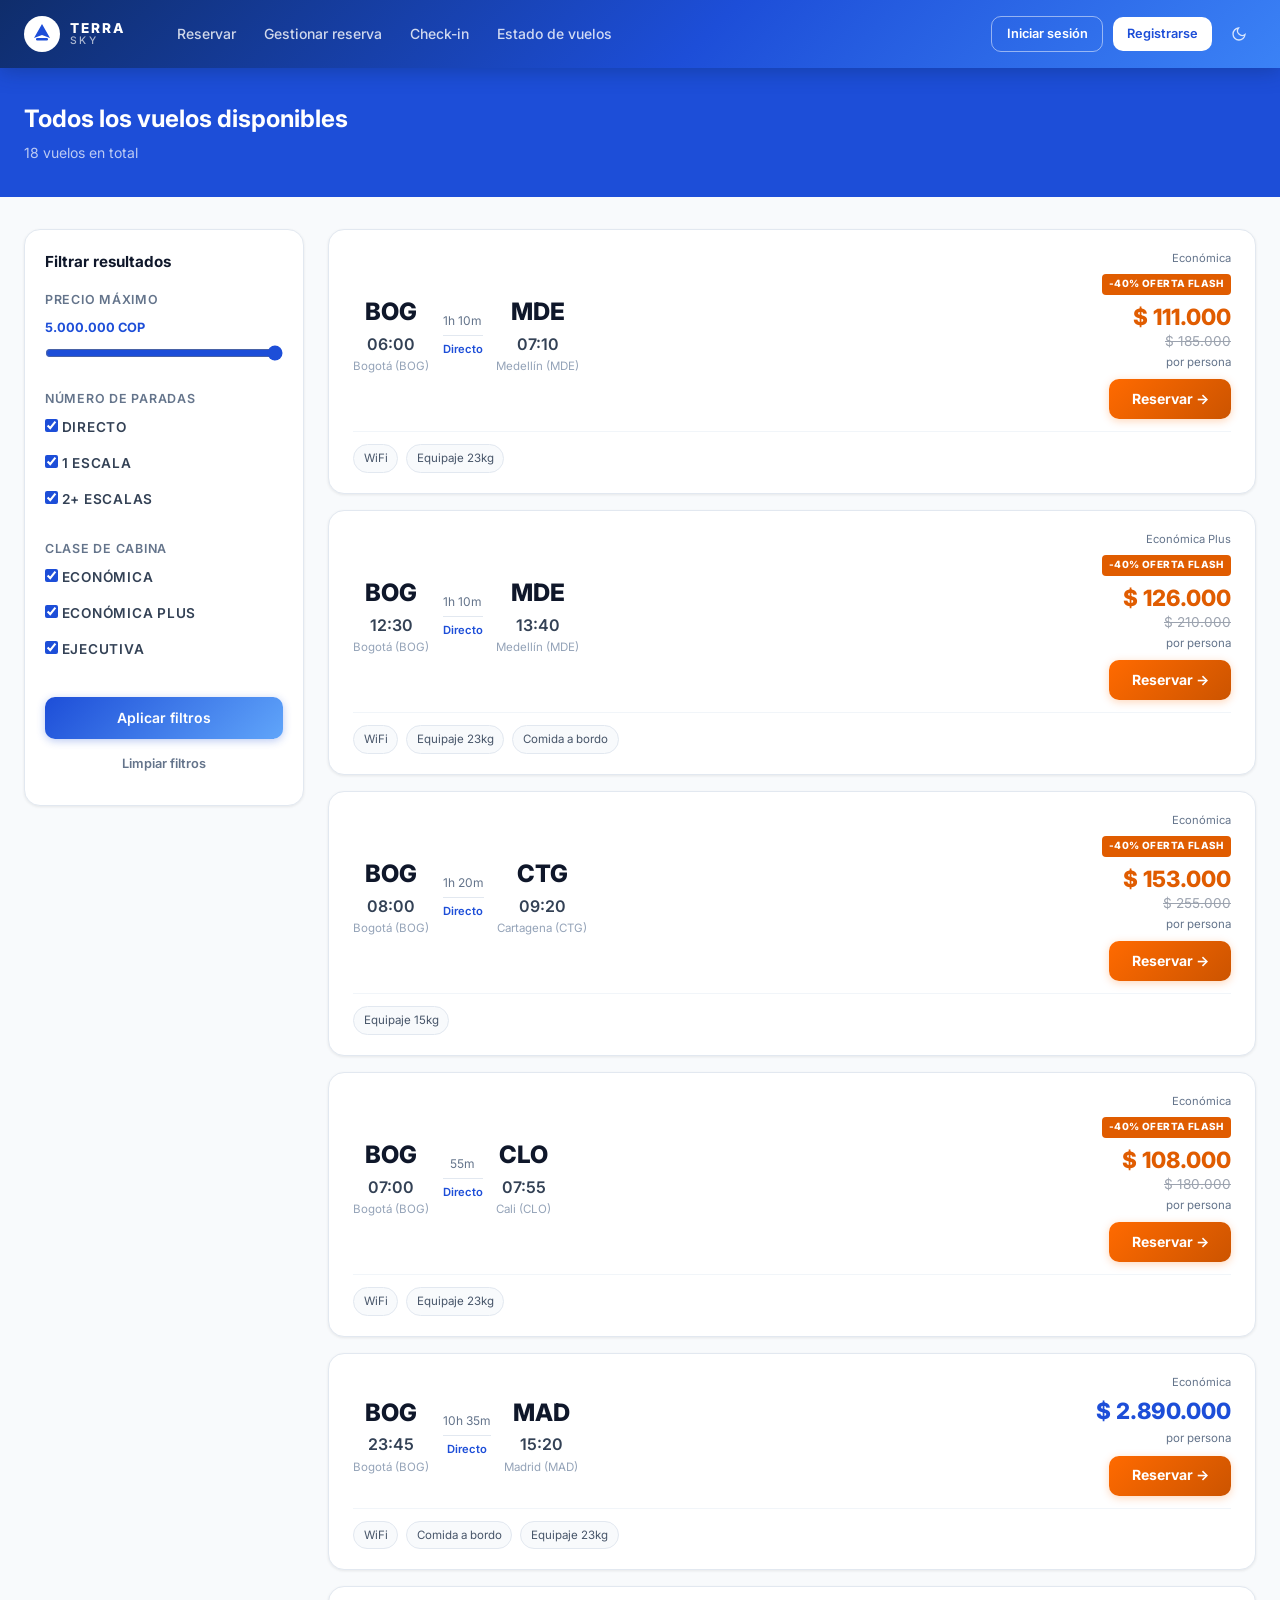
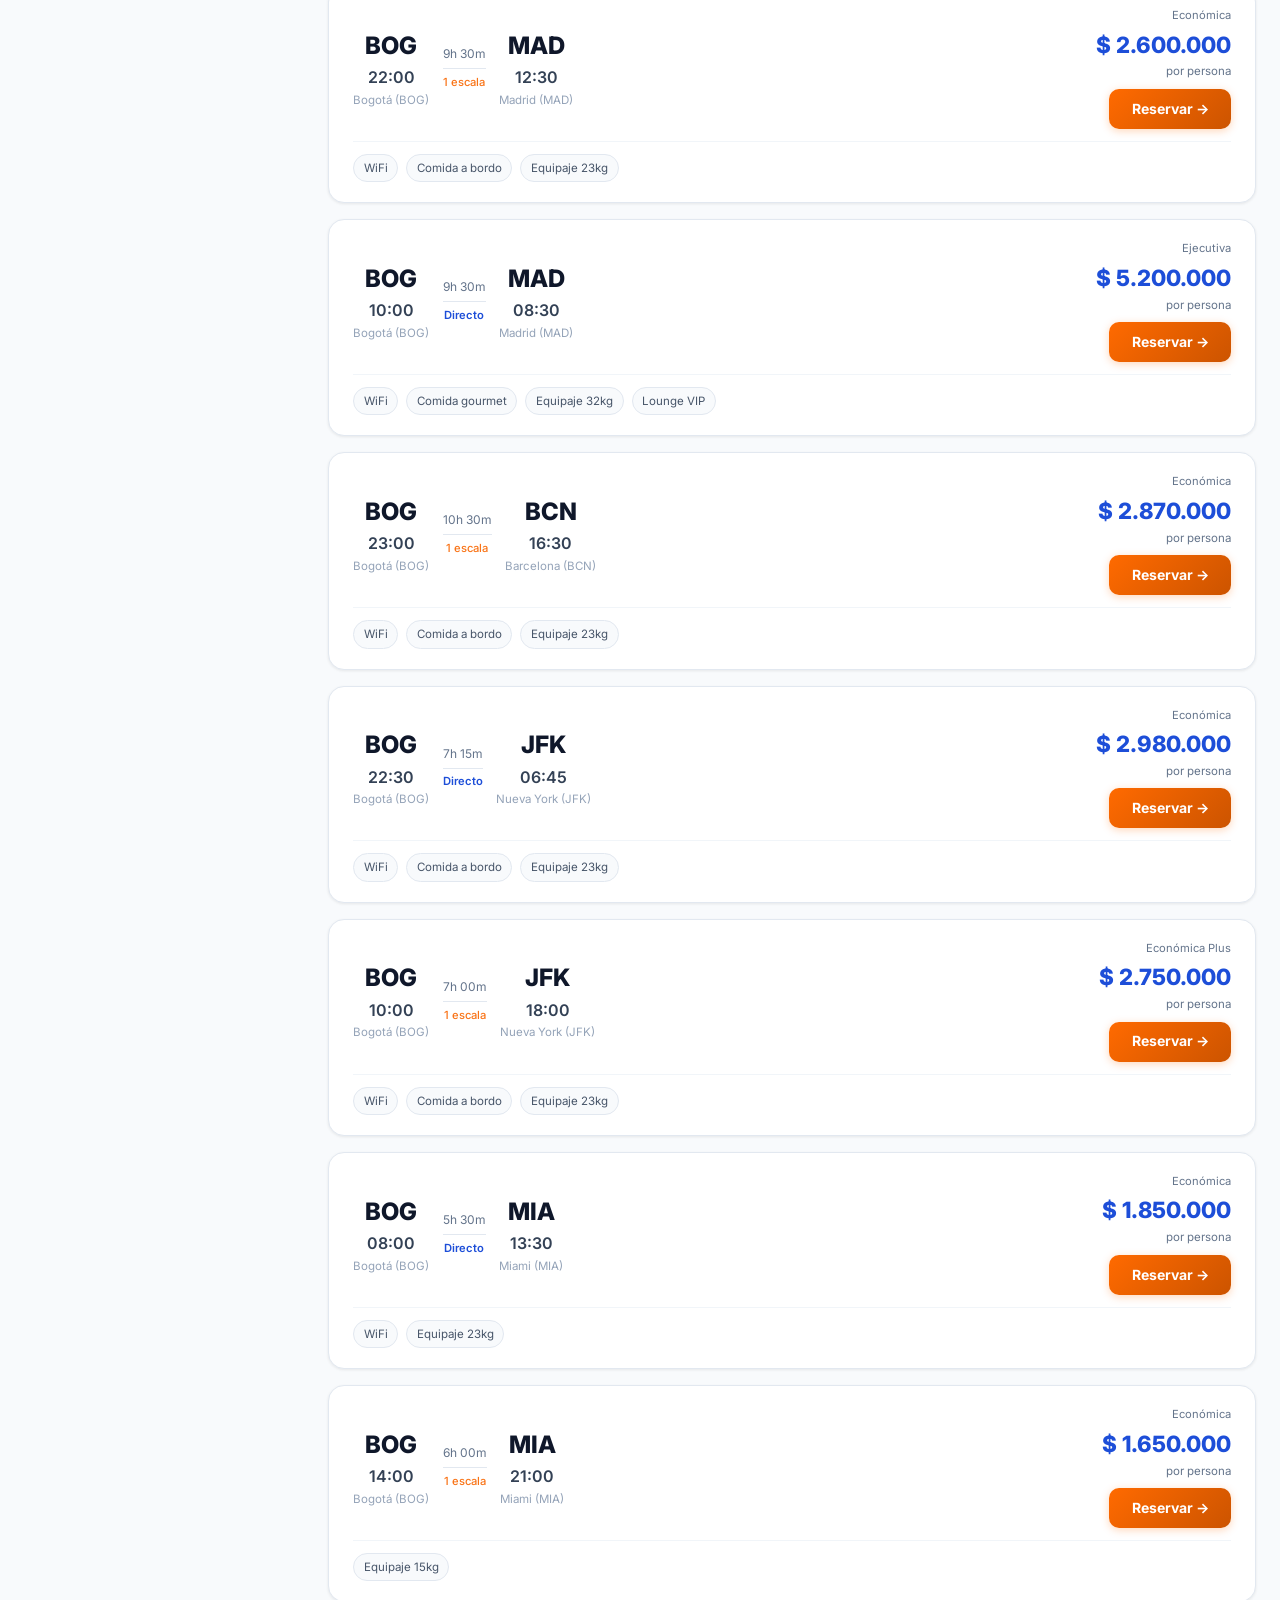
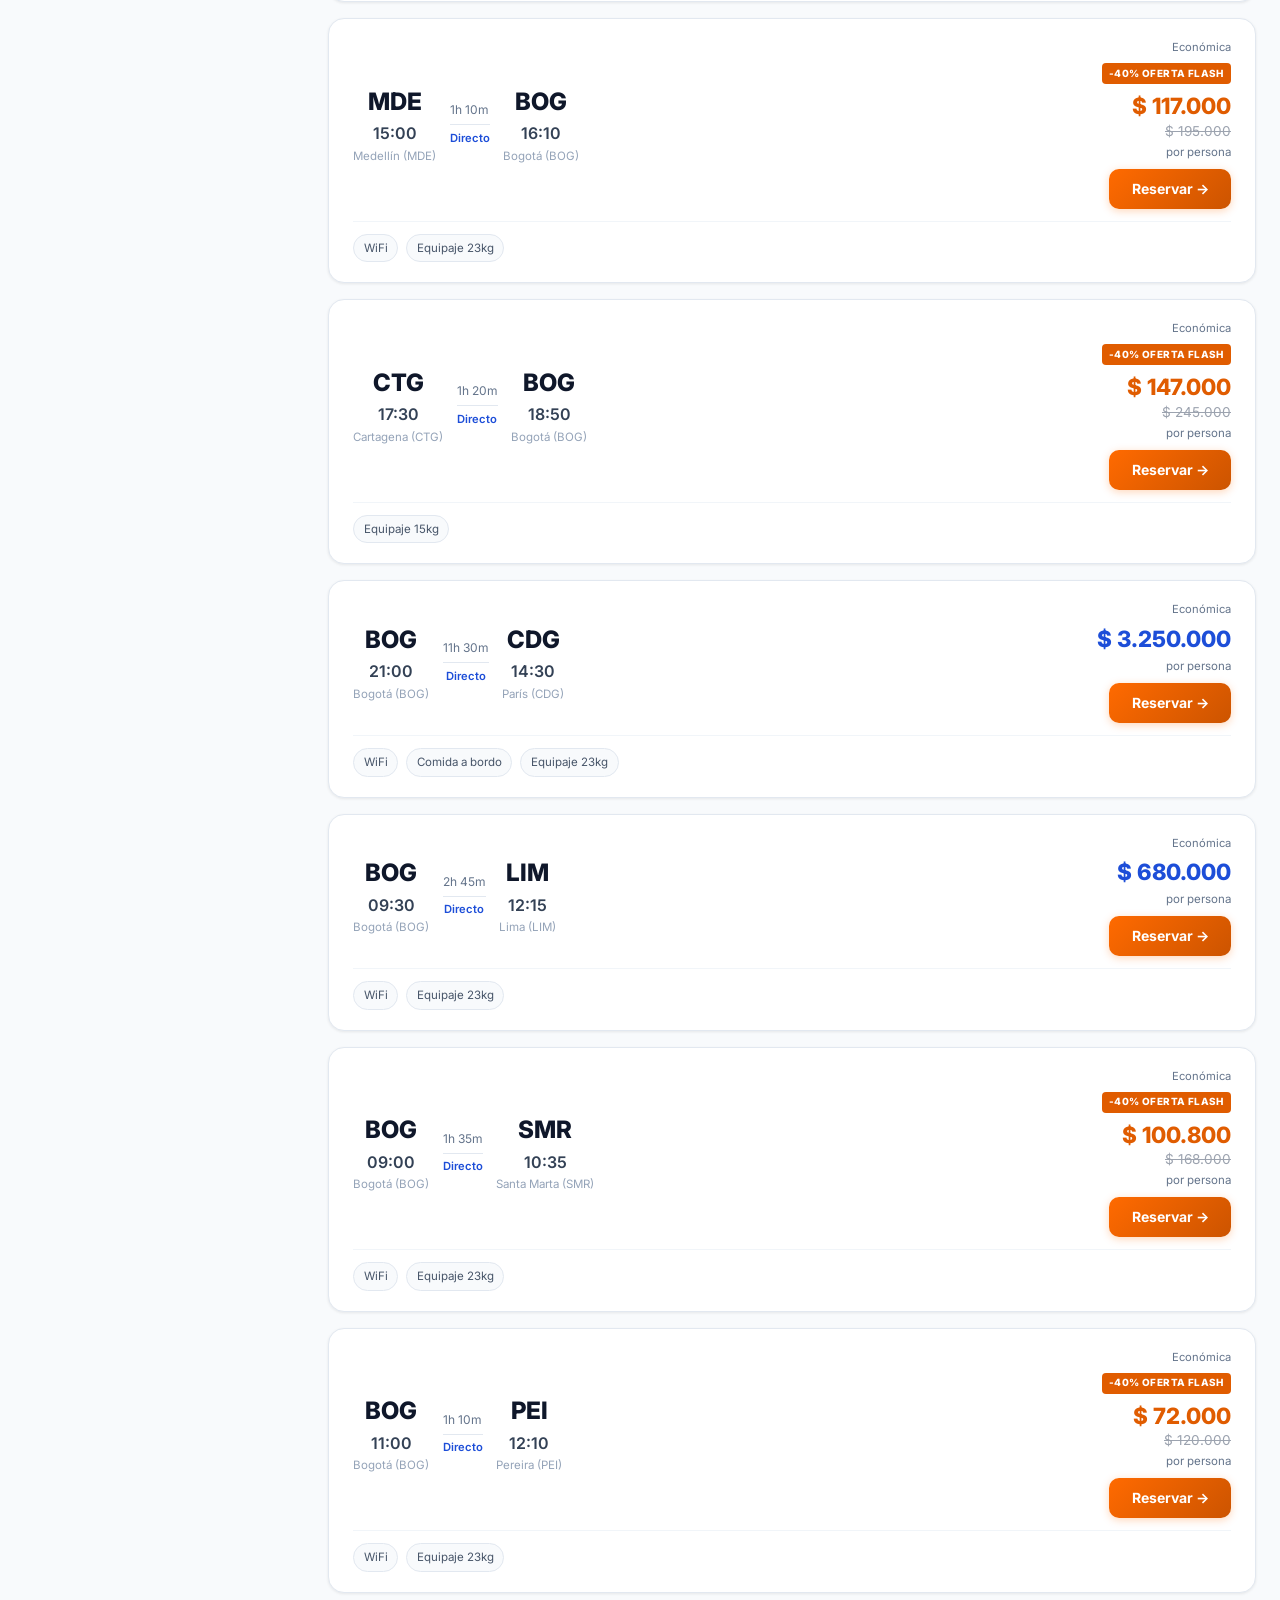
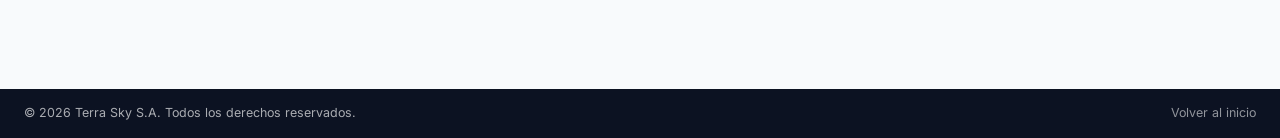
<file: src/resultados.html>
<!DOCTYPE html>
<html lang="es">
<head>
  <meta charset="UTF-8" />
  <meta name="viewport" content="width=device-width, initial-scale=1.0" />
  <title>Resultados de búsqueda – Terra Sky</title>
  <link rel="preconnect" href="https://fonts.googleapis.com" />
  <link rel="preconnect" href="https://fonts.gstatic.com" crossorigin />
  <link href="https://fonts.googleapis.com/css2?family=Inter:wght@400;500;600;700;800&display=swap" rel="stylesheet" />
  <link rel="stylesheet" href="css/style.css" />
</head>
<body class="results-page">

<!-- ===== HEADER ===== -->
<header class="site-header" id="site-header">
  <div class="header-inner">
    <a href="index.html" class="logo" aria-label="Terra Sky - Inicio">
      <div class="logo-icon">
        <svg viewBox="0 0 36 36" fill="none" xmlns="http://www.w3.org/2000/svg">
          <circle cx="18" cy="18" r="18" fill="white"/>
          <path d="M10 22 L18 8 L26 22 L18 19 Z" fill="#0B3D91"/>
          <rect x="12" y="22" width="12" height="2.5" rx="1.25" fill="#0B3D91"/>
        </svg>
      </div>
      <div class="logo-text">
        <span class="logo-brand">TERRA</span>
        <span class="logo-sub">SKY</span>
      </div>
    </a>
    <nav class="header-nav" aria-label="Navegación principal">
      <a href="reservar.html" class="nav-link">Reservar</a>
      <a href="gestionar.html" class="nav-link">Gestionar reserva</a>
      <a href="checkin.html" class="nav-link">Check-in</a>
      <a href="estado.html" class="nav-link">Estado de vuelos</a>
    </nav>
    <div class="header-actions">
      <a href="login.html" class="btn btn-outline-white btn-sm">Iniciar sesión</a>
      <a href="login.html#registro" class="btn btn-white btn-sm">Registrarse</a>
    </div>
    <button class="hamburger" id="hamburgerBtn" aria-label="Abrir menú" aria-expanded="false">
      <span></span><span></span><span></span>
    </button>
  </div>
  <nav class="mobile-nav" id="mobileNav" aria-label="Menú móvil" hidden>
    <a href="reservar.html" class="mobile-nav-link">Reservar</a>
    <a href="gestionar.html" class="mobile-nav-link">Gestionar reserva</a>
    <a href="checkin.html" class="mobile-nav-link">Check-in</a>
    <a href="estado.html" class="mobile-nav-link">Estado de vuelos</a>
    <div class="mobile-nav-btns">
      <a href="login.html" class="btn btn-outline-white">Iniciar sesión</a>
      <a href="login.html#registro" class="btn btn-white">Registrarse</a>
    </div>
  </nav>
</header>

<!-- Hero resultados -->
<div class="results-hero">
  <div class="container">
    <h1 id="resultsTitle">Vuelos disponibles</h1>
    <p id="resultsSubtitle">Cargando búsqueda...</p>
  </div>
</div>

<main>
  <div class="container results-layout">

    <!-- Panel de filtros -->
    <aside class="filters-panel" aria-label="Filtros de búsqueda">
      <h3>Filtrar resultados</h3>

      <div class="filter-group">
        <label for="priceRange">Precio máximo</label>
        <span class="range-val" id="priceRangeVal">5.000.000 COP</span>
        <input type="range" id="priceRange" min="100000" max="10000000" step="50000" value="10000000" />
      </div>

      <div class="filter-group">
        <label>Número de paradas</label>
        <div class="filter-checks">
          <label class="filter-check">
            <input type="checkbox" name="stops" value="0" checked />
            <span>Directo</span>
          </label>
          <label class="filter-check">
            <input type="checkbox" name="stops" value="1" checked />
            <span>1 escala</span>
          </label>
          <label class="filter-check">
            <input type="checkbox" name="stops" value="2" checked />
            <span>2+ escalas</span>
          </label>
        </div>
      </div>

      <div class="filter-group">
        <label>Clase de cabina</label>
        <div class="filter-checks">
          <label class="filter-check">
            <input type="checkbox" name="cabin" value="Económica" checked />
            <span>Económica</span>
          </label>
          <label class="filter-check">
            <input type="checkbox" name="cabin" value="Económica Plus" checked />
            <span>Económica Plus</span>
          </label>
          <label class="filter-check">
            <input type="checkbox" name="cabin" value="Ejecutiva" checked />
            <span>Ejecutiva</span>
          </label>
        </div>
      </div>

      <button class="btn btn-primary" style="width:100%;margin-top:.5rem;" onclick="applyFilters()">Aplicar filtros</button>
      <button class="btn filter-clear-btn" onclick="resetFilters()">Limpiar filtros</button>
    </aside>

    <!-- Lista de vuelos -->
    <section aria-label="Lista de vuelos">
      <div id="flightsList" class="results-list">
        <!-- Se inyecta por JS -->
      </div>
      <p id="noResults" class="no-results-msg">No encontramos vuelos con esos filtros. Intenta ampliar tu búsqueda.</p>
    </section>

  </div>
</main>

<!-- ===== FOOTER (simplificado) ===== -->
<footer class="site-footer" style="margin-top:4rem;">
  <div class="footer-bottom">
    <div class="container footer-bottom-inner">
      <span>&copy; 2026 Terra Sky S.A. Todos los derechos reservados.</span>
      <a href="index.html" style="color:rgba(255,255,255,.55); font-size:.78rem;">Volver al inicio</a>
    </div>
  </div>
</footer>

<script src="js/mockData.js"></script>
<script src="js/global.js"></script>
<script src="js/main.js"></script>
<script>
  // ── Usa datos centralizados de TSData ──────────────────────────
  var ALL_FLIGHTS = TSData.VUELOS;

  function airportName(code) { return TSData.airportLabel(code); }

  // ── Lee parámetros de la URL ──────────────────────────────────
  var params  = new URLSearchParams(window.location.search);
  var pOrigen = (params.get('origen') || '').toUpperCase();
  var pDest   = (params.get('destino') || '').toUpperCase();

  var filtered = ALL_FLIGHTS.filter(function(f) {
    return (!pOrigen || f.origin === pOrigen) && (!pDest || f.dest === pDest);
  });
  if (!pOrigen && !pDest) filtered = ALL_FLIGHTS.slice();

  // Titulos
  var titleEl    = document.getElementById('resultsTitle');
  var subtitleEl = document.getElementById('resultsSubtitle');
  if (pOrigen && pDest) {
    titleEl.textContent    = 'Vuelos ' + airportName(pOrigen) + ' → ' + airportName(pDest);
    subtitleEl.textContent = filtered.length + ' vuelo(s) encontrado(s)';
  } else {
    titleEl.textContent    = 'Todos los vuelos disponibles';
    subtitleEl.textContent = filtered.length + ' vuelos en total';
  }

  // ── Render ────────────────────────────────────────────────────
  function stopsLabel(n) {
    if (n === 0) return '<span class="flight-stops-direct">Directo</span>';
    return '<span class="flight-stops-scale">' + n + ' escala</span>';
  }

  function renderSearchFlights(list) {
    var container = document.getElementById('flightsList');
    var noRes     = document.getElementById('noResults');
    container.innerHTML = '';
    if (!list.length) { noRes.style.display = 'block'; return; }
    noRes.style.display = 'none';
    list.forEach(function(f) {
      var amenPills = (f.amenities||[]).map(function(a) {
        return '<span class="amenity-pill">' + a + '</span>';
      }).join('');
      var card = document.createElement('article');
      card.className = 'flight-card';
      card.innerHTML =
        '<div class="flight-card-top">' +
          '<div class="flight-route">' +
            '<div class="flight-airport"><div class="code">' + f.origin + '</div><div class="time">' + f.dep + '</div><div class="city">' + airportName(f.origin) + '</div></div>' +
            '<div class="flight-middle"><div class="flight-duration">' + f.dur + '</div><div class="flight-line"></div><div class="flight-stops">' + stopsLabel(f.stops) + '</div></div>' +
            '<div class="flight-airport"><div class="code">' + f.dest + '</div><div class="time">' + f.arr + '</div><div class="city">' + airportName(f.dest) + '</div></div>' +
          '</div>' +
          '<div class="flight-price-wrap">' +
            '<div class="flight-cabin-tag">' + f.cabin + '</div>' +
            (f.promo ? '<div class="flight-promo-tag">-40% OFERTA FLASH</div><div class="flight-price promo-price">' + TSData.formatCOP(f.price) + '</div><div class="flight-price-original">' + TSData.formatCOP(f.priceOriginal) + '</div>' : '<div class="flight-price">' + TSData.formatCOP(f.price) + '</div>') +
            '<div class="flight-price-sub">por persona</div>' +
            '<a href="reservar.html?vuelo=' + f.code + '" class="btn-book">Reservar →</a>' +
          '</div>' +
        '</div>' +
        '<div class="flight-amenities">' + amenPills + '</div>';
      container.appendChild(card);
    });
  }

  renderSearchFlights(filtered);

  // ── Filtros dinámicos ─────────────────────────────────────────
  var priceRange = document.getElementById('priceRange');
  var priceVal   = document.getElementById('priceRangeVal');

  priceRange.addEventListener('input', function() {
    priceVal.textContent = TSData.formatCOP(parseInt(priceRange.value));
  });

  function applyFilters() {
    var maxPrice = parseInt(priceRange.value);
    var stops    = [].slice.call(document.querySelectorAll('[name="stops"]:checked')).map(function(i){ return parseInt(i.value); });
    var cabins   = [].slice.call(document.querySelectorAll('[name="cabin"]:checked')).map(function(i){ return i.value; });
    var result   = filtered.filter(function(f) {
      return f.price <= maxPrice && stops.indexOf(f.stops) !== -1 && cabins.indexOf(f.cabin) !== -1;
    });
    renderSearchFlights(result);
    showToast('Filtros aplicados · ' + result.length + ' vuelo(s)', 'info');
  }

  function resetFilters() {
    priceRange.value = priceRange.max;
    priceVal.textContent = TSData.formatCOP(parseInt(priceRange.max));
    document.querySelectorAll('[name="stops"],[name="cabin"]').forEach(function(i){ i.checked = true; });
    renderSearchFlights(filtered);
    showToast('Filtros restablecidos', 'info');
  }
</script>
<script src="js/brand.js"></script>
<script src="js/auth.js"></script>
<script src="js/energy-monitor.js"></script>
</body>
</html>
</file>
<file: src/css/style.css>
/* ============================================
   Terra Sky – Sistema de Reservas
   Migración del prototipo a HTML/CSS/JS
   ============================================ */

/* ── Variables ── */
:root {
  /* ── Paleta aerolínea: Azul Real + Acento Naranja ── */
  --col-primary:      #1D4ED8;   /* azul real vibrante      */
  --col-primary-dark: #1E40AF;   /* azul real oscuro        */
  --col-cyan:         #0EA5E9;   /* azul cielo moderno      */
  --col-cyan-dark:    #0284C7;   /* azul cielo oscuro       */
  --col-accent:       #FF6A00;   /* naranja CTA vibrante    */
  --col-accent-dark:  #CC5400;   /* naranja CTA hover       */
  --col-white:     #ffffff;
  --col-gray-50:   #f8fafc;
  --col-gray-100:  #f1f5f9;
  --col-gray-200:  #e2e8f0;
  --col-gray-400:  #94a3b8;
  --col-gray-500:  #64748b;
  --col-gray-600:  #475569;
  --col-gray-700:  #334155;
  --col-gray-800:  #1e293b;
  --col-gray-900:  #0f172a;
  --col-orange:    #f97316;
  --col-pink:      #ec4899;
  --radius-sm:     0.625rem;
  --radius:        0.75rem;
  --radius-lg:     1rem;
  --radius-xl:     1.375rem;
  --shadow-sm:     0 1px 3px rgba(0,0,0,.08);
  --shadow:        0 4px 12px -2px rgba(0,0,0,.12), 0 2px 4px -1px rgba(0,0,0,.07);
  --shadow-lg:     0 10px 24px -4px rgba(0,0,0,.14), 0 4px 8px -2px rgba(0,0,0,.08);
  --shadow-xl:     0 24px 40px -8px rgba(0,0,0,.16), 0 12px 16px -6px rgba(0,0,0,.09);
  --transition:    0.2s ease;
  --header-h:      68px;
  --font-base:     'Inter', system-ui, -apple-system, sans-serif;
}

/* ── Reset ── */
*, *::before, *::after { margin: 0; padding: 0; box-sizing: border-box; }
html { scroll-behavior: smooth; }
img { display: block; max-width: 100%; }
a { text-decoration: none; color: inherit; }
ul { list-style: none; }
button { cursor: pointer; border: none; background: none; font: inherit; }
input, select { font: inherit; }

button:focus-visible,
a:focus-visible,
input:focus-visible,
select:focus-visible,
textarea:focus-visible {
  outline: 3px solid rgba(255,106,0,.85);
  outline-offset: 3px;
}

body {
  font-family: var(--font-base);
  font-size: 16px;
  line-height: 1.6;
  color: var(--col-gray-800);
  background: var(--col-white);
}

/* ── Layout ── */
.container {
  max-width: 1280px;
  margin-inline: auto;
  padding-inline: clamp(1rem, 4vw, 1.5rem);
}

/* ── Botones ── */
.btn {
  display: inline-flex;
  align-items: center;
  justify-content: center;
  gap: .4rem;
  padding: .6rem 1.25rem;
  border-radius: var(--radius-sm);
  font-weight: 600;
  font-size: .875rem;
  transition: background var(--transition), color var(--transition), box-shadow var(--transition);
  white-space: nowrap;
}
.btn-sm { padding: .45rem .9rem; font-size: .8rem; }
.btn-primary {
  background: linear-gradient(135deg, var(--col-primary) 0%, #60A5FA 100%);
  color: var(--col-white);
  box-shadow: 0 2px 8px rgba(29,78,216,.3);
}
.btn-primary:hover {
  background: linear-gradient(135deg, var(--col-primary-dark) 0%, var(--col-primary) 100%);
  box-shadow: 0 4px 14px rgba(29,78,216,.4);
}
.btn-cyan {
  background: var(--col-cyan);
  color: var(--col-white);
}
.btn-cyan:hover { background: var(--col-cyan-dark); }
.btn-white {
  background: var(--col-white);
  color: var(--col-primary);
}
.btn-white:hover { background: var(--col-gray-100); }
.btn-outline-white {
  background: transparent;
  color: var(--col-white);
  border: 1.5px solid rgba(255,255,255,.5);
}
.btn-outline-white:hover { background: rgba(255,255,255,.1); }
.btn-white-green {
  background: var(--col-white);
  color: var(--col-primary);
  border: 1.5px solid var(--col-white);
  padding: .6rem 1.4rem;
  border-radius: var(--radius-sm);
  font-weight: 600;
  font-size: .875rem;
  transition: background var(--transition);
}
.btn-white-green:hover { background: var(--col-gray-100); }

/* ==========================================
   HEADER
   ========================================== */
.site-header {
  position: sticky;
  top: 0;
  z-index: 100;
  background: linear-gradient(135deg, #0F2D6B 0%, var(--col-primary) 55%, #3B82F6 100%);
  height: var(--header-h);
  box-shadow: 0 2px 20px rgba(15,45,107,.45);
}
.header-inner {
  max-width: 1280px;
  margin-inline: auto;
  padding-inline: clamp(1rem, 4vw, 1.5rem);
  height: 100%;
  display: flex;
  align-items: center;
  gap: 1.5rem;
}

/* Logo */
.logo { display: flex; align-items: center; gap: .6rem; }
.logo-icon { width: 36px; height: 36px; flex-shrink: 0; }
.logo-icon svg { width: 100%; height: 100%; }
.logo-text { display: flex; flex-direction: column; line-height: 1; }
.logo-brand { font-size: .85rem; font-weight: 800; letter-spacing: .15em; color: var(--col-white); }
.logo-sub   { font-size: .65rem; font-weight: 500; letter-spacing: .25em; color: rgba(255,255,255,.65); }

/* Nav desktop */
.header-nav {
  display: flex;
  align-items: center;
  gap: .25rem;
  margin-left: 1rem;
}
.nav-link {
  color: rgba(255,255,255,.8);
  font-size: .875rem;
  font-weight: 500;
  padding: .4rem .75rem;
  border-radius: var(--radius-sm);
  transition: color var(--transition), background var(--transition);
}
.nav-link:hover { color: var(--col-white); background: rgba(255,255,255,.1); }

/* Header actions */
.header-actions {
  display: flex;
  align-items: center;
  gap: .6rem;
  margin-left: auto;
}

/* Selector de idioma */
.lang-selector { position: relative; }
.lang-btn {
  display: flex;
  align-items: center;
  gap: .35rem;
  color: rgba(255,255,255,.75);
  font-size: .8rem;
  padding: .35rem .6rem;
  border-radius: var(--radius-sm);
  transition: background var(--transition);
}
.lang-btn:hover { background: rgba(255,255,255,.1); color: var(--col-white); }
.lang-dropdown {
  position: absolute;
  top: calc(100% + .5rem);
  right: 0;
  background: var(--col-white);
  border: 1px solid var(--col-gray-200);
  border-radius: var(--radius);
  box-shadow: var(--shadow-lg);
  min-width: 140px;
  overflow: hidden;
  z-index: 200;
}
.lang-dropdown button {
  display: block;
  width: 100%;
  text-align: left;
  padding: .55rem .9rem;
  font-size: .85rem;
  color: var(--col-gray-700);
  transition: background var(--transition);
}
.lang-dropdown button:hover { background: var(--col-gray-50); }

/* Hamburguesa */
.hamburger {
  display: none;
  flex-direction: column;
  gap: 5px;
  padding: .4rem;
  margin-left: .5rem;
}
.hamburger span {
  display: block;
  width: 22px;
  height: 2px;
  background: var(--col-white);
  border-radius: 2px;
  transition: transform var(--transition), opacity var(--transition);
}
.hamburger.open span:nth-child(1) { transform: translateY(7px) rotate(45deg); }
.hamburger.open span:nth-child(2) { opacity: 0; }
.hamburger.open span:nth-child(3) { transform: translateY(-7px) rotate(-45deg); }

/* Menú móvil */
.mobile-nav {
  background: var(--col-primary-dark);
  padding: 1rem clamp(1rem, 4vw, 1.5rem);
  display: flex;
  flex-direction: column;
  gap: .25rem;
}
.mobile-nav-link {
  color: rgba(255,255,255,.85);
  padding: .65rem .75rem;
  font-size: .95rem;
  border-radius: var(--radius-sm);
  transition: background var(--transition);
}
.mobile-nav-link:hover { background: rgba(255,255,255,.1); color: var(--col-white); }
.mobile-nav-btns {
  display: flex;
  gap: .6rem;
  margin-top: .75rem;
  padding-top: .75rem;
  border-top: 1px solid rgba(255,255,255,.1);
}

/* ==========================================
   HERO
   ========================================== */
.hero {
  position: relative;
  min-height: min(90vh, 780px);
  display: flex;
  flex-direction: column;
  align-items: center;
  justify-content: flex-start;
  overflow: hidden;
}
.hero-bg { position: absolute; inset: 0; }
.hero-img {
  width: 100%;
  height: 100%;
  object-fit: cover;
  object-position: center 40%;
}
.hero-overlay {
  position: absolute;
  inset: 0;
  background: linear-gradient(180deg, rgba(6,26,85,.55) 0%, rgba(0,0,0,.25) 45%, rgba(0,0,0,.72) 100%);
}
.hero-content {
  position: relative;
  z-index: 2;
  width: 100%;
  padding-top: 3.5rem;
  padding-bottom: 2rem;
  display: flex;
  flex-direction: column;
  align-items: center;
  gap: 2rem;
}
.hero-headline { text-align: center; }
.hero-eyebrow {
  color: rgba(255,255,255,.7);
  font-size: .75rem;
  text-transform: uppercase;
  letter-spacing: .3em;
  margin-bottom: .75rem;
  display: flex;
  align-items: center;
  justify-content: center;
  gap: .75rem;
}
.hero-line { display: block; width: 2rem; height: 1px; background: rgba(255,255,255,.4); }
.hero-headline h1 {
  font-size: clamp(2.25rem, 6vw, 3.75rem);
  font-weight: 800;
  color: var(--col-white);
  line-height: 1.1;
  letter-spacing: -.02em;
}
.hero-sub {
  color: rgba(255,255,255,.7);
  font-size: clamp(.875rem, 2vw, 1rem);
  max-width: 480px;
  margin: 1rem auto 0;
}

/* ── Bloque promocional hero ── */
.hero-promo {
  text-align: center;
  display: flex;
  flex-direction: column;
  align-items: center;
  gap: .88rem;
  padding-bottom: .4rem;
}
.promo-badge {
  display: inline-flex;
  align-items: center;
  gap: .4rem;
  background: linear-gradient(135deg, var(--col-accent) 0%, #FF9F40 100%);
  color: var(--col-white);
  font-size: .576rem;
  font-weight: 700;
  letter-spacing: .1em;
  text-transform: uppercase;
  padding: .28rem .72rem;
  border-radius: 2rem;
  box-shadow: 0 0 0 4px rgba(255,106,0,.25), 0 4px 14px rgba(255,106,0,.45);
  animation: promo-pulse 2.2s ease-in-out infinite;
}
@keyframes promo-pulse {
  0%, 100% { box-shadow: 0 0 0 4px rgba(255,106,0,.25), 0 4px 14px rgba(255,106,0,.45); }
  50%       { box-shadow: 0 0 0 8px rgba(255,106,0,.1),  0 6px 22px rgba(255,106,0,.6); }
}
.promo-title {
  font-size: clamp(1.92rem, 5.6vw, 3.2rem);
  font-weight: 800;
  color: var(--col-white);
  line-height: 1.1;
  letter-spacing: -.025em;
  text-shadow: 0 2px 20px rgba(0,0,0,.4);
}
.promo-highlight {
  color: #FFD166;
  position: relative;
  display: inline-block;
}
.promo-highlight::after {
  content: '';
  position: absolute;
  bottom: 2px;
  left: 0;
  width: 100%;
  height: 4px;
  background: #FFD166;
  border-radius: 2px;
  opacity: .5;
}
.promo-sub {
  color: rgba(255,255,255,.8);
  font-size: clamp(.7rem, 1.6vw, .84rem);
  max-width: 368px;
}
/* Countdown */
.promo-countdown {
  display: flex;
  align-items: center;
  gap: .5rem;
  background: rgba(0,0,0,.35);
  border: 1px solid rgba(255,255,255,.15);
  border-radius: var(--radius-lg);
  padding: .48rem 1rem;
  backdrop-filter: blur(8px);
}
.countdown-block {
  display: flex;
  flex-direction: column;
  align-items: center;
  min-width: 2rem;
}
.cd-num {
  font-size: 1.2rem;
  font-weight: 800;
  color: #FFD166;
  line-height: 1;
  font-variant-numeric: tabular-nums;
}
.cd-label {
  font-size: .48rem;
  text-transform: uppercase;
  letter-spacing: .08em;
  color: rgba(255,255,255,.55);
  margin-top: .15rem;
}
.cd-sep {
  font-size: 1.12rem;
  font-weight: 700;
  color: rgba(255,255,255,.4);
  margin-bottom: .8rem;
}
/* Chips destinos */
.promo-destinations {
  display: flex;
  flex-wrap: wrap;
  justify-content: center;
  gap: .5rem;
}
.promo-dest-chip {
  background: rgba(255,255,255,.12);
  border: 1px solid rgba(255,255,255,.25);
  color: var(--col-white);
  font-size: .624rem;
  font-weight: 600;
  padding: .28rem .68rem;
  border-radius: 2rem;
  backdrop-filter: blur(6px);
  transition: background var(--transition), border-color var(--transition), transform var(--transition);
  letter-spacing: .03em;
}
.promo-dest-chip:hover {
  background: rgba(255,255,255,.22);
  border-color: rgba(255,255,255,.5);
  transform: translateY(-2px);
}

/* ── Formulario de búsqueda ── */
.search-card {
  background: var(--col-white);
  border-radius: var(--radius-xl);
  padding: 1.953125rem 1.875rem;
  box-shadow: var(--shadow-xl);
  width: 100%;
  max-width: 1150px;
  border-top: 4px solid var(--col-accent);
}
.trip-toggle {
  display: flex;
  gap: .5rem;
  margin-bottom: 1rem;
}
.trip-btn {
  display: flex;
  align-items: center;
  gap: .4rem;
  padding: .4rem .85rem;
  border-radius: var(--radius-sm);
  font-size: .8rem;
  font-weight: 500;
  color: var(--col-gray-500);
  border: 1.5px solid var(--col-gray-200);
  transition: all var(--transition);
}
.trip-btn.active {
  background: var(--col-primary);
  color: var(--col-white);
  border-color: var(--col-primary);
}
.trip-btn:not(.active):hover { border-color: var(--col-primary); color: var(--col-primary); }

.search-fields {
  display: flex;
  flex-wrap: wrap;
  gap: .75rem;
  align-items: flex-end;
}
.field-group {
  display: flex;
  flex-direction: column;
  gap: .3rem;
  position: relative;
  flex: 1 1 160px;
  min-width: 130px;
}
.field-group label {
  display: flex;
  align-items: center;
  gap: .35rem;
  font-size: .72rem;
  font-weight: 600;
  text-transform: uppercase;
  letter-spacing: .06em;
  color: var(--col-gray-500);
}
.field-group input[type="text"],
.field-group input[type="date"] {
  width: 100%;
  padding: .55rem .75rem;
  border: 1.5px solid var(--col-gray-200);
  border-radius: var(--radius-sm);
  font-size: .875rem;
  color: var(--col-gray-800);
  background: var(--col-white);
  transition: border-color var(--transition);
  outline: none;
}
.field-group input:focus { border-color: var(--col-primary); }
.field-group.error input { border-color: #d4183d; }

/* Swap button */
.swap-btn {
  flex: 0 0 auto;
  align-self: flex-end;
  margin-bottom: 2px;
  width: 34px;
  height: 34px;
  border-radius: 50%;
  background: var(--col-gray-100);
  color: var(--col-gray-500);
  display: flex;
  align-items: center;
  justify-content: center;
  transition: background var(--transition), color var(--transition);
}
.swap-btn:hover { background: var(--col-primary); color: var(--col-white); }

/* Airport dropdown */
.airport-dropdown {
  position: absolute;
  top: calc(100% + .25rem);
  left: 0;
  right: 0;
  background: var(--col-white);
  border: 1px solid var(--col-gray-200);
  border-radius: var(--radius);
  box-shadow: var(--shadow-lg);
  max-height: 220px;
  overflow-y: auto;
  z-index: 300;
}
.airport-option {
  display: flex;
  align-items: center;
  gap: .6rem;
  padding: .6rem .85rem;
  cursor: pointer;
  transition: background var(--transition);
}
.airport-option:hover, .airport-option.focused { background: var(--col-gray-50); }
.airport-code {
  font-size: .75rem;
  font-weight: 700;
  color: var(--col-primary);
  background: rgba(11,61,145,.09);
  padding: .15rem .4rem;
  border-radius: 4px;
  flex-shrink: 0;
  font-variant-numeric: tabular-nums;
}
.airport-name { font-size: .85rem; color: var(--col-gray-700); }

/* Pasajeros */
.passengers-field { position: relative; flex: 1 1 200px; }
.passengers-trigger {
  display: flex;
  align-items: center;
  justify-content: space-between;
  gap: .5rem;
  width: 100%;
  padding: .55rem .75rem;
  border: 1.5px solid var(--col-gray-200);
  border-radius: var(--radius-sm);
  font-size: .875rem;
  color: var(--col-gray-800);
  background: var(--col-white);
  text-align: left;
  transition: border-color var(--transition);
}
.passengers-trigger:hover, .passengers-trigger[aria-expanded="true"] { border-color: var(--col-primary); }
.passengers-panel {
  position: absolute;
  top: calc(100% + .35rem);
  left: 0;
  min-width: 270px;
  background: var(--col-white);
  border: 1px solid var(--col-gray-200);
  border-radius: var(--radius-lg);
  box-shadow: var(--shadow-xl);
  padding: 1rem;
  z-index: 300;
  display: flex;
  flex-direction: column;
  gap: .75rem;
}
.pass-row {
  display: flex;
  align-items: center;
  justify-content: space-between;
}
.pass-info { display: flex; flex-direction: column; }
.pass-type { font-size: .875rem; font-weight: 600; color: var(--col-gray-800); }
.pass-age  { font-size: .75rem; color: var(--col-gray-500); }
.counter {
  display: flex;
  align-items: center;
  gap: .5rem;
}
.counter-btn {
  width: 28px; height: 28px;
  border-radius: 50%;
  background: var(--col-gray-100);
  color: var(--col-gray-700);
  font-size: 1rem;
  font-weight: 600;
  display: flex;
  align-items: center;
  justify-content: center;
  transition: background var(--transition);
}
.counter-btn:hover:not(:disabled) { background: var(--col-primary); color: var(--col-white); }
.counter-btn:disabled { opacity: .4; cursor: not-allowed; }
.counter-val { font-size: .875rem; font-weight: 600; min-width: 1.2rem; text-align: center; }
.cabin-select { display: flex; flex-direction: column; gap: .35rem; }
.cabin-select label { font-size: .75rem; font-weight: 600; color: var(--col-gray-500); text-transform: uppercase; letter-spacing: .06em; }
.cabin-select select {
  padding: .5rem .75rem;
  border: 1.5px solid var(--col-gray-200);
  border-radius: var(--radius-sm);
  font-size: .875rem;
  color: var(--col-gray-800);
  background: var(--col-white);
  cursor: pointer;
  outline: none;
  transition: border-color var(--transition);
}
.cabin-select select:focus { border-color: var(--col-primary); }
.cabin-apply { width: 100%; margin-top: .25rem; }

/* Buscar btn – usa acento naranja para resaltar el CTA */
.search-btn {
  flex: 0 0 auto;
  align-self: flex-end;
  padding: .6rem 1.5rem;
  font-size: .875rem;
  font-weight: 700;
  border-radius: var(--radius-sm);
  white-space: nowrap;
  background: linear-gradient(135deg, var(--col-accent) 0%, var(--col-accent-dark) 100%);
  color: var(--col-white);
  box-shadow: 0 2px 10px rgba(255,106,0,.35);
}
.search-btn:hover {
  background: linear-gradient(135deg, var(--col-accent-dark) 0%, #A84400 100%);
  box-shadow: 0 4px 16px rgba(255,106,0,.45);
}

/* Error */
.search-error {
  margin-top: .5rem;
  font-size: .8rem;
  color: #d4183d;
  font-weight: 500;
}

/* Quick links */
.quick-links { width: 100%; max-width: 900px; }
.quick-links-label {
  color: rgba(255,255,255,.7);
  font-size: .8rem;
  text-align: center;
  margin-bottom: .75rem;
}
.quick-links-grid {
  display: grid;
  grid-template-columns: repeat(4, 1fr);
  gap: .75rem;
}
.quick-card {
  display: flex;
  align-items: center;
  gap: .75rem;
  background: rgba(255,255,255,.1);
  backdrop-filter: blur(4px);
  border: 1px solid rgba(255,255,255,.2);
  border-radius: var(--radius-lg);
  padding: .75rem 1rem;
  color: var(--col-white);
  transition: background var(--transition);
}
.quick-card:hover { background: rgba(255,255,255,.2); }
.quick-icon {
  width: 38px;
  height: 38px;
  border-radius: var(--radius-sm);
  background: linear-gradient(135deg, var(--col-accent) 0%, var(--col-accent-dark) 100%);
  display: flex;
  align-items: center;
  justify-content: center;
  flex-shrink: 0;
  box-shadow: 0 2px 6px rgba(255,106,0,.35);
}
.quick-title { font-size: .8rem; font-weight: 600; line-height: 1.2; }
.quick-sub   { font-size: .7rem; color: rgba(255,255,255,.6); }

/* ==========================================
   TRUST BADGES
   ========================================== */
.trust-section {
  background: var(--col-white);
  border-bottom: 1px solid var(--col-gray-100);
}
.trust-grid {
  display: grid;
  grid-template-columns: repeat(4, 1fr);
  gap: 1rem;
  padding-block: 1.5rem;
}
.trust-item {
  display: flex;
  align-items: center;
  gap: .75rem;
}
.trust-icon {
  width: 44px;
  height: 44px;
  border-radius: var(--radius);
  background: rgba(11,61,145,.1);
  color: var(--col-primary);
  display: flex;
  align-items: center;
  justify-content: center;
  flex-shrink: 0;
}
.trust-label { font-size: .875rem; font-weight: 600; color: var(--col-gray-800); }
.trust-sub   { font-size: .75rem; color: var(--col-gray-500); }

/* ==========================================
   SECCIONES (encabezados compartidos)
   ========================================== */
.section-header {
  display: flex;
  align-items: flex-end;
  justify-content: space-between;
  margin-bottom: 1.75rem;
}
.section-eyebrow {
  display: flex;
  align-items: center;
  gap: .4rem;
  color: var(--col-primary);
  font-size: .8rem;
  font-weight: 600;
  text-transform: uppercase;
  letter-spacing: .08em;
  margin-bottom: .35rem;
}
.section-header h2 {
  font-size: clamp(1.35rem, 3vw, 1.75rem);
  font-weight: 700;
  color: var(--col-gray-900);
  line-height: 1.2;
}
.section-link {
  display: flex;
  align-items: center;
  gap: .3rem;
  color: var(--col-primary);
  font-size: .85rem;
  font-weight: 500;
  transition: gap var(--transition);
  white-space: nowrap;
  flex-shrink: 0;
  margin-bottom: .25rem;
}
.section-link:hover { gap: .6rem; text-decoration: underline; }

/* ==========================================
   CATÁLOGO COMERCIAL UNIFICADO
   ========================================== */
.catalogo-section { padding-block: 3.5rem; background: var(--col-gray-50); }

/* Tabs de filtro */
.catalogo-tabs {
  display: flex;
  gap: .5rem;
  margin-bottom: 1.75rem;
  flex-wrap: wrap;
}
.catalogo-tab {
  display: inline-flex;
  align-items: center;
  gap: .35rem;
  padding: .45rem 1rem;
  font-size: .8rem;
  font-weight: 600;
  border-radius: 999px;
  border: 1.5px solid var(--col-gray-200);
  background: var(--col-white);
  color: var(--col-gray-600);
  cursor: pointer;
  transition: all .2s ease;
}
.catalogo-tab:hover { border-color: var(--col-primary); color: var(--col-primary); }
.catalogo-tab.active {
  background: var(--col-primary);
  border-color: var(--col-primary);
  color: var(--col-white);
}
.catalogo-tab.active svg { stroke: var(--col-white); }

/* Grid adaptable */
.catalogo-grid {
  display: grid;
  grid-template-columns: repeat(auto-fill, minmax(280px, 1fr));
  gap: 1.25rem;
}

/* ── Card base ── */
.cat-card {
  border-radius: var(--radius-xl);
  overflow: hidden;
  box-shadow: var(--shadow);
  background: var(--col-white);
  cursor: pointer;
  transition: transform .25s ease, box-shadow .25s ease;
  display: flex;
  flex-direction: column;
  color: inherit;
  text-decoration: none;
}
.cat-card:hover { transform: translateY(-4px); box-shadow: var(--shadow-xl); }

/* ── Card imagen ── */
.cat-card-img {
  position: relative;
  height: 12rem;
  overflow: hidden;
}
.cat-card-img img {
  width: 100%;
  height: 100%;
  object-fit: cover;
  transition: transform .5s ease;
}
.cat-card:hover .cat-card-img img { transform: scale(1.06); }
.cat-card-img .cat-overlay {
  position: absolute;
  inset: 0;
  background: linear-gradient(to top, rgba(0,0,0,.35), transparent 60%);
}

/* Badges sobre la imagen */
.cat-badges {
  position: absolute;
  top: .65rem;
  left: .65rem;
  display: flex;
  gap: .35rem;
  flex-wrap: wrap;
}
.cat-badge {
  font-size: .6rem;
  font-weight: 700;
  padding: .15rem .5rem;
  border-radius: 999px;
  backdrop-filter: blur(4px);
}
.cat-badge-tipo {
  background: rgba(255,255,255,.92);
  color: var(--col-primary);
}
.cat-badge-intl  { background: rgba(0,153,230,.9);  color: var(--col-white); }
.cat-badge-nacl  { background: rgba(11,61,145,.9);   color: var(--col-white); }
.cat-badge-desc  { background: var(--col-accent);    color: var(--col-white); }

/* Estrellas y descuento sobre imagen */
.cat-stars {
  position: absolute;
  bottom: .6rem;
  left: .65rem;
  font-size: .75rem;
  color: #facc15;
  letter-spacing: .1rem;
  text-shadow: 0 1px 3px rgba(0,0,0,.4);
}

/* ── Card cuerpo ── */
.cat-card-body {
  padding: 1rem 1.1rem;
  flex: 1;
  display: flex;
  flex-direction: column;
}
.cat-card-body h3 { font-size: .95rem; font-weight: 700; color: var(--col-gray-900); margin-bottom: .15rem; }
.cat-card-body .cat-sub { font-size: .78rem; color: var(--col-gray-500); margin-bottom: .5rem; }
.cat-card-body .cat-desc { font-size: .75rem; color: var(--col-gray-500); margin-bottom: .65rem; line-height: 1.45; }

/* Incluye (paquetes) */
.cat-includes {
  display: flex;
  flex-direction: column;
  gap: .25rem;
  margin-bottom: .65rem;
}
.cat-includes li {
  display: flex;
  align-items: center;
  gap: .35rem;
  font-size: .72rem;
  color: var(--col-gray-700);
}
.cat-includes li svg { color: var(--col-primary); flex-shrink: 0; }

/* Pricing row */
.cat-pricing {
  display: flex;
  align-items: baseline;
  gap: .5rem;
  margin-top: auto;
}
.cat-price { font-size: .95rem; font-weight: 700; color: var(--col-primary); }
.cat-original { font-size: .75rem; color: var(--col-gray-400); text-decoration: line-through; }
.cat-desde { font-size: .7rem; color: var(--col-gray-500); }

/* ── Variantes de color para ofertas (overlay colorido) ── */
.cat-card[data-color="verde"] .cat-card-img::after  { content:''; position:absolute; inset:0; background:linear-gradient(135deg, rgba(11,61,145,.65) 0%, rgba(0,153,230,.4) 100%); }
.cat-card[data-color="cyan"] .cat-card-img::after   { content:''; position:absolute; inset:0; background:linear-gradient(135deg, rgba(0,153,230,.65) 0%, rgba(11,61,145,.4) 100%); }
.cat-card[data-color="dark"] .cat-card-img::after    { content:''; position:absolute; inset:0; background:linear-gradient(135deg, rgba(30,30,40,.7) 0%, rgba(60,60,80,.5) 100%); }

/* Fade-in animation */
@keyframes catFadeIn {
  from { opacity: 0; transform: translateY(12px); }
  to   { opacity: 1; transform: translateY(0); }
}
.cat-card { animation: catFadeIn .35s ease both; }
.cat-card:nth-child(2) { animation-delay: .06s; }
.cat-card:nth-child(3) { animation-delay: .12s; }
.cat-card:nth-child(4) { animation-delay: .18s; }
.cat-card:nth-child(5) { animation-delay: .24s; }
.cat-card:nth-child(6) { animation-delay: .3s; }

/* CTA paquetes */
.packages-cta {
  background: var(--col-primary);
  border-radius: var(--radius-xl);
  padding: 1.5rem 2rem;
  display: flex;
  align-items: center;
  justify-content: space-between;
  gap: 1rem;
  flex-wrap: wrap;
}
.packages-cta-body { display: flex; align-items: center; gap: 1rem; }
.packages-cta-icon {
  width: 48px;
  height: 48px;
  background: rgba(255,255,255,.15);
  border-radius: var(--radius);
  display: flex;
  align-items: center;
  justify-content: center;
  color: var(--col-white);
  flex-shrink: 0;
}
.packages-cta-title { font-size: 1rem; font-weight: 700; color: var(--col-white); }
.packages-cta-sub   { font-size: .85rem; color: rgba(255,255,255,.7); }

/* ==========================================
   FOOTER
   ========================================== */
.site-footer {
  background: #0f172a;
  color: rgba(255,255,255,.65);
}
.footer-inner {
  display: grid;
  grid-template-columns: 2fr 1fr 1fr 1fr;
  gap: 2.5rem;
  padding-block: 3rem;
}
.footer-logo {
  display: flex;
  align-items: center;
  gap: .6rem;
  margin-bottom: 1rem;
}
.footer-logo-icon { width: 36px; height: 36px; flex-shrink: 0; }
.footer-logo-icon svg { width: 100%; height: 100%; }
.footer-logo-text { display: flex; flex-direction: column; line-height: 1; }
.footer-logo-brand { font-size: .85rem; font-weight: 800; letter-spacing: .15em; color: #ffffff; }
.footer-logo-sub   { font-size: .65rem; font-weight: 500; letter-spacing: .25em; color: rgba(255,255,255,.5); }
.footer-tagline { font-size: .85rem; line-height: 1.5; margin-bottom: 1rem; }
.footer-contact { display: flex; flex-direction: column; gap: .4rem; margin-bottom: 1.25rem; }
.footer-contact-item {
  display: flex;
  align-items: center;
  gap: .5rem;
  font-size: .8rem;
}
.footer-social { display: flex; gap: .5rem; }
.social-btn {
  width: 34px;
  height: 34px;
  border-radius: var(--radius-sm);
  background: rgba(255,255,255,.08);
  color: rgba(255,255,255,.7);
  display: flex;
  align-items: center;
  justify-content: center;
  transition: background var(--transition), color var(--transition);
}
.social-btn:hover { background: #0ea5e9; color: #ffffff; }

.footer-links h4 {
  font-size: .8rem;
  font-weight: 700;
  text-transform: uppercase;
  letter-spacing: .1em;
  color: #ffffff;
  margin-bottom: 1rem;
}
.footer-links ul { display: flex; flex-direction: column; gap: .5rem; }
.footer-links a {
  font-size: .85rem;
  color: rgba(255,255,255,.55);
  transition: color var(--transition);
}
.footer-links a:hover { color: #ffffff; }

.footer-bottom {
  background: rgba(0,0,0,.2);
  padding-block: .9rem;
}
.footer-bottom-inner {
  display: flex;
  align-items: center;
  justify-content: space-between;
  gap: 1rem;
  flex-wrap: wrap;
  font-size: .78rem;
}
.footer-bottom-links { display: flex; gap: 1.25rem; }
.footer-bottom-links a { color: rgba(255,255,255,.45); transition: color var(--transition); }
.footer-bottom-links a:hover { color: #ffffff; }

/* ==========================================
   UTILIDADES
   ========================================== */
[hidden] { display: none !important; }

/* ==========================================
   RESPONSIVE
   ========================================== */
@media (max-width: 1024px) {
  .promos-grid { grid-template-columns: repeat(2, 1fr); }
  .destinations-grid { grid-template-columns: repeat(2, 1fr); }
  .footer-inner { grid-template-columns: 1fr 1fr; gap: 2rem; }
  .trust-grid { grid-template-columns: repeat(2, 1fr); }
}

@media (max-width: 768px) {
  .header-nav, .header-actions { display: none; }
  .hamburger { display: flex; }
  .quick-links-grid { grid-template-columns: repeat(2, 1fr); }
  .packages-grid { grid-template-columns: 1fr; }
}

@media (max-width: 560px) {
  .search-fields { flex-direction: column; }
  .swap-btn { display: none; }
  .promos-grid { grid-template-columns: 1fr; }
  .destinations-grid { grid-template-columns: 1fr; }
  .footer-inner { grid-template-columns: 1fr; gap: 1.75rem; }
  .trust-grid { grid-template-columns: 1fr; }
  .quick-links-grid { grid-template-columns: 1fr; }
}

/* ==========================================
   PÁGINA LOGIN (preview)
   ========================================== */
/* ==========================================
   LOGIN PAGE – Split layout profesional
   ========================================== */
.login-page {
  min-height: 100vh;
  display: flex;
  align-items: stretch;
}
.login-split {
  display: flex;
  width: 100%;
  min-height: 100vh;
}

/* ── Panel izquierdo: branding ── */
.login-panel-brand {
  display: none;
  flex-direction: column;
  background: linear-gradient(150deg, #082E6E 0%, var(--col-primary) 55%, var(--col-cyan-dark) 100%);
  color: #fff;
  padding: 3rem 3.5rem;
  position: relative;
  overflow: hidden;
  flex: 0 0 44%;
}
.login-panel-brand::before {
  content: '';
  position: absolute;
  top: -90px; right: -90px;
  width: 340px; height: 340px;
  border-radius: 50%;
  background: rgba(255,255,255,.06);
  pointer-events: none;
}
.login-panel-brand::after {
  content: '';
  position: absolute;
  bottom: -70px; left: -70px;
  width: 280px; height: 280px;
  border-radius: 50%;
  background: rgba(255,255,255,.05);
  pointer-events: none;
}
@media (min-width: 768px) {
  .login-panel-brand { display: flex; }
}
.login-panel-inner {
  flex: 1;
  display: flex;
  flex-direction: column;
  justify-content: center;
  position: relative;
  z-index: 1;
}
.login-brand-logo {
  display: flex;
  align-items: center;
  gap: .75rem;
  margin-bottom: 3.5rem;
  text-decoration: none;
}
.login-brand-logo-icon { width: 44px; height: 44px; flex-shrink: 0; }
.login-brand-logo-icon svg { width: 100%; height: 100%; }
.login-brand-logo-text { display: flex; flex-direction: column; line-height: 1; }
.login-brand-name { font-size: 1.1rem; font-weight: 800; letter-spacing: .18em; color: #fff; }
.login-brand-sub  { font-size: .62rem; font-weight: 500; letter-spacing: .35em; color: rgba(255,255,255,.6); margin-top: 2px; }
.login-panel-tagline {
  font-size: clamp(1.6rem, 2.8vw, 2.2rem);
  font-weight: 700;
  line-height: 1.2;
  margin-bottom: .9rem;
  letter-spacing: -.02em;
}
.login-panel-desc {
  font-size: .9rem;
  color: rgba(255,255,255,.72);
  line-height: 1.75;
  margin-bottom: 2.5rem;
  max-width: 340px;
}
.login-panel-features { display: flex; flex-direction: column; gap: .85rem; list-style: none; padding: 0; margin: 0; }
.login-panel-feature {
  display: flex;
  align-items: center;
  gap: .75rem;
  font-size: .875rem;
  color: rgba(255,255,255,.85);
}
.login-feature-icon {
  width: 34px; height: 34px;
  border-radius: 9px;
  background: rgba(255,255,255,.15);
  display: flex; align-items: center; justify-content: center;
  flex-shrink: 0;
}
.login-panel-foot {
  font-size: .72rem;
  color: rgba(255,255,255,.4);
  position: relative;
  z-index: 1;
  margin-top: 2rem;
}

/* ── Panel derecho: formulario ── */
.login-panel-form {
  flex: 1;
  display: flex;
  align-items: center;
  justify-content: center;
  background: #f1f5f9;
  padding: 2.5rem 1.5rem;
}
.login-form-wrap {
  width: 100%;
  max-width: 400px;
}
.login-mobile-logo {
  display: flex;
  align-items: center;
  justify-content: center;
  gap: .6rem;
  margin-bottom: 2rem;
  text-decoration: none;
}
@media (min-width: 768px) {
  .login-mobile-logo { display: none; }
}
.login-logo-icon { width: 44px; height: 44px; flex-shrink: 0; }
.login-logo-icon svg { width: 100%; height: 100%; }
.login-logo-text { display: flex; flex-direction: column; line-height: 1; }
.login-logo-brand { font-size: 1rem; font-weight: 800; letter-spacing: .15em; color: var(--col-primary); }
.login-logo-sub   { font-size: .65rem; font-weight: 500; letter-spacing: .3em; color: var(--col-gray-500); }
.login-form-card {
  background: var(--col-white);
  border-radius: var(--radius-xl);
  box-shadow: var(--shadow-xl);
  padding: 2.5rem 2.25rem;
  border: 1px solid var(--col-gray-100);
}
.login-title {
  font-size: 1.4rem;
  font-weight: 700;
  color: var(--col-gray-900);
  margin-bottom: .35rem;
}
.login-sub {
  font-size: .875rem;
  color: var(--col-gray-500);
  margin-bottom: 1.75rem;
}
.login-form   { display: flex; flex-direction: column; gap: 1.1rem; }
.form-group   { display: flex; flex-direction: column; gap: .4rem; }
.form-group label { font-size: .8rem; font-weight: 600; color: var(--col-gray-700); }
.input-wrap { position: relative; }
.input-icon {
  position: absolute;
  left: .8rem;
  top: 50%;
  transform: translateY(-50%);
  color: var(--col-gray-400);
  pointer-events: none;
  display: flex;
}
.form-group input {
  width: 100%;
  padding: .7rem .9rem .7rem 2.4rem;
  border: 1.5px solid var(--col-gray-200);
  border-radius: var(--radius-sm);
  font-size: .9rem;
  outline: none;
  background: #fff;
  color: var(--col-gray-800);
  transition: border-color var(--transition), box-shadow var(--transition);
}
.form-group input:focus {
  border-color: var(--col-primary);
  box-shadow: 0 0 0 3px rgba(11,61,145,.1);
}
.form-group input::placeholder { color: var(--col-gray-400); }
.login-options {
  display: flex;
  align-items: center;
  justify-content: space-between;
  gap: .5rem;
  font-size: .82rem;
}
.remember-label {
  display: flex;
  align-items: center;
  gap: .4rem;
  color: var(--col-gray-600);
  cursor: pointer;
  user-select: none;
}
.remember-label input[type="checkbox"] {
  width: 15px; height: 15px;
  accent-color: var(--col-primary);
}
.forgot-link {
  color: var(--col-primary);
  font-size: .82rem;
  font-weight: 600;
  transition: opacity var(--transition);
}
.forgot-link:hover { opacity: .7; text-decoration: underline; }
.login-submit {
  width: 100%;
  padding: .8rem;
  font-size: .95rem;
  font-weight: 700;
  border-radius: var(--radius-sm);
  margin-top: .15rem;
  letter-spacing: .02em;
}
.login-error {
  font-size: .8rem;
  color: #d4183d;
  background: #fef2f2;
  border: 1px solid #fecaca;
  border-radius: var(--radius-sm);
  padding: .5rem .75rem;
  text-align: center;
  display: none;
}
.login-error.show { display: block; }
.login-register {
  display: flex;
  align-items: center;
  justify-content: center;
  gap: .35rem;
  font-size: .85rem;
  color: var(--col-gray-500);
  margin-top: 1.5rem;
}
.login-register a {
  color: var(--col-primary);
  font-weight: 600;
}
.login-register a:hover { text-decoration: underline; }

/* ==========================================
   PÁGINA RESULTADOS (preview)
   ========================================== */
.results-page { min-height: 100vh; background: var(--col-gray-50); }
.results-hero {
  background: var(--col-primary);
  padding: 2rem 0;
  color: var(--col-white);
}
.results-hero h1 { font-size: 1.5rem; font-weight: 700; margin-bottom: .25rem; }
.results-hero p  { font-size: .875rem; opacity: .7; }
.results-layout {
  display: grid;
  grid-template-columns: 280px 1fr;
  gap: 1.5rem;
  padding-block: 2rem;
  align-items: start;
}
@media (max-width: 768px) {
  .results-layout { grid-template-columns: 1fr; }
}
.filters-panel {
  background: var(--col-white);
  border-radius: var(--radius-lg);
  padding: 1.25rem;
  box-shadow: var(--shadow-sm);
  border: 1px solid var(--col-gray-200);
  position: sticky;
  top: calc(var(--header-h) + 1rem);
}
.filters-panel h3 { font-size: .95rem; font-weight: 700; color: var(--col-gray-900); margin-bottom: 1rem; }
.filter-group { margin-bottom: 1.25rem; }
.filter-group label { font-size: .78rem; font-weight: 600; color: var(--col-gray-500); text-transform: uppercase; letter-spacing: .06em; display: block; margin-bottom: .5rem; }
.filter-group input[type="range"] { width: 100%; accent-color: var(--col-primary); }
.filter-group .range-val { font-size: .8rem; font-weight: 700; color: var(--col-primary); display: block; margin-bottom: .3rem; }
.filter-checks { display: flex; flex-direction: column; gap: .4rem; }
.filter-check { display: flex; align-items: center; gap: .5rem; cursor: pointer; }
.filter-check input { accent-color: var(--col-primary); }
.filter-check span { font-size: .85rem; color: var(--col-gray-700); }
.results-list { display: flex; flex-direction: column; gap: 1rem; }
.filter-clear-btn {
  width: 100%;
  margin-top: .4rem;
  color: var(--col-gray-500);
  font-size: .8rem;
}
.no-results-msg {
  text-align: center;
  color: var(--col-gray-500);
  padding: 2rem;
  display: none;
}
.flight-card {
  background: var(--col-white);
  border-radius: var(--radius-lg);
  border: 1px solid var(--col-gray-200);
  padding: 1.25rem 1.5rem;
  transition: box-shadow var(--transition);
  box-shadow: var(--shadow-sm);
}
.flight-card:hover { box-shadow: var(--shadow-lg); }
.flight-card-top {
  display: flex;
  align-items: center;
  justify-content: space-between;
  gap: 1rem;
  flex-wrap: wrap;
}
.flight-route {
  display: flex;
  align-items: center;
  gap: .85rem;
}
.flight-airport { text-align: center; }
.flight-airport .code { font-size: 1.5rem; font-weight: 800; color: var(--col-gray-900); }
.flight-airport .time { font-size: 1rem; font-weight: 600; color: var(--col-gray-700); }
.flight-airport .city { font-size: .72rem; color: var(--col-gray-400); }
.flight-middle { text-align: center; flex: 1; }
.flight-duration { font-size: .75rem; color: var(--col-gray-500); }
.flight-line {
  height: 1px;
  background: var(--col-gray-200);
  position: relative;
  margin: .3rem 0;
}
.flight-line::before, .flight-line::after {
  content: '';
  position: absolute;
  top: 50%;
  transform: translateY(-50%);
  width: 6px;
  height: 6px;
  border-radius: 50%;
  background: var(--col-gray-300);
}
.flight-line::before { left: 0; }
.flight-line::after  { right: 0; }
.flight-stops { font-size: .7rem; color: var(--col-gray-500); }
.flight-stops-direct {
  color: var(--col-primary);
  font-weight: 600;
}
.flight-stops-scale {
  color: var(--col-orange);
  font-weight: 500;
}
.flight-price-wrap { text-align: right; }
.flight-cabin-tag {
  font-size: .7rem;
  color: var(--col-gray-500);
  margin-bottom: .1rem;
}
.flight-price { font-size: 1.4rem; font-weight: 800; color: var(--col-primary); }
.flight-price-sub { font-size: .72rem; color: var(--col-gray-500); }
.promo-price { color: #e05c00; }
.flight-price-original { font-size: .85rem; color: #9ca3af; text-decoration: line-through; margin-top: -.2rem; }
.flight-promo-tag { display: inline-block; background: #e05c00; color: #fff; font-size: .62rem; font-weight: 800; letter-spacing: .04em; padding: .15rem .45rem; border-radius: 4px; margin-bottom: .25rem; }
.btn-book {
  background: linear-gradient(135deg, var(--col-accent) 0%, var(--col-accent-dark) 100%);
  color: var(--col-white);
  padding: .55rem 1.4rem;
  border-radius: var(--radius-sm);
  font-size: .875rem;
  font-weight: 700;
  display: inline-flex;
  align-items: center;
  justify-content: center;
  gap: .4rem;
  transition: background var(--transition), box-shadow var(--transition);
  margin-top: .5rem;
  box-shadow: 0 2px 8px rgba(255,106,0,.28);
}
.btn-book:hover {
  background: linear-gradient(135deg, var(--col-accent-dark) 0%, #A84400 100%);
  box-shadow: 0 4px 14px rgba(255,106,0,.4);
}
.flight-amenities {
  display: flex;
  gap: .5rem;
  flex-wrap: wrap;
  margin-top: .75rem;
  padding-top: .75rem;
  border-top: 1px solid var(--col-gray-100);
}
.amenity-pill {
  display: flex;
  align-items: center;
  gap: .3rem;
  background: var(--col-gray-50);
  border: 1px solid var(--col-gray-200);
  padding: .25rem .6rem;
  border-radius: 999px;
  font-size: .72rem;
  color: var(--col-gray-600);
}

/* ==========================================
   BOTÓN MODO OSCURO
   ========================================== */
.dark-toggle {
  display: flex;
  align-items: center;
  justify-content: center;
  width: 34px;
  height: 34px;
  border-radius: var(--radius-sm);
  color: rgba(255,255,255,.8);
  transition: background var(--transition), color var(--transition);
  flex-shrink: 0;
  margin-left: auto;
}
.dark-toggle:hover { background: rgba(255,255,255,.15); color: #fff; }

/* ==========================================
   MODO OSCURO
   ========================================== */
[data-theme="dark"] {
  --col-white:        #0f172a;
  --col-gray-50:      #1e293b;
  --col-gray-100:     #334155;
  --col-gray-200:     #475569;
  --col-gray-300:     #64748b;
  --col-gray-400:     #e6edf7;
  --col-gray-500:     #edf3fb;
  --col-gray-600:     #f5f9ff;
  --col-gray-700:     #fbfdff;
  --col-gray-800:     #ffffff;
  --col-gray-900:     #ffffff;
  --col-primary:      #60a5fa;
  --col-primary-dark: #3b82f6;
  --col-cyan:         #38bdf8;
  --col-cyan-dark:    #0ea5e9;
}
/* Header buttons en modo oscuro (fondo siempre oscuro) */
[data-theme="dark"] .site-header .btn-white {
  background: rgba(255,255,255,.15);
  color: #fff;
  border: 1.5px solid rgba(255,255,255,.25);
}
[data-theme="dark"] .site-header .btn-white:hover { background: rgba(255,255,255,.25); }
/* Inputs en modo oscuro */
[data-theme="dark"] input,
[data-theme="dark"] select,
[data-theme="dark"] textarea { color-scheme: dark; }
/* Selects con fondo oscuro explícito */
[data-theme="dark"] .form-input {
  color: var(--col-gray-800);
  background: var(--col-gray-50);
  border-color: var(--col-gray-200);
}
[data-theme="dark"] .form-input:focus {
  background: var(--col-gray-100);
}
/* Modales/overlays */
[data-theme="dark"] .seat-modal,
[data-theme="dark"] .modal-box,
[data-theme="dark"] .confirm-modal {
  background: #1e293b;
  border-color: #334155;
  color: #f1f5f9;
}
[data-theme="dark"] .modal-box h3,
[data-theme="dark"] .seat-modal h3 { color: #ffffff; }
[data-theme="dark"] .modal-box p,
[data-theme="dark"] .seat-modal p  { color: #e2e8f0; }
/* Dropdowns */
[data-theme="dark"] .lang-dropdown {
  background: #1e293b;
  border-color: #334155;
}
[data-theme="dark"] .lang-dropdown button { color: #f1f5f9; }
[data-theme="dark"] .lang-dropdown button:hover { background: #334155; color: #ffffff; }
/* Buscador de aeropuertos */
[data-theme="dark"] .airport-dropdown {
  background: #1e293b;
  border-color: #334155;
}
[data-theme="dark"] .airport-option:hover,
[data-theme="dark"] .airport-option.focused { background: #334155; }
[data-theme="dark"] .airport-name { color: #f1f5f9; }
[data-theme="dark"] .airport-code { background: rgba(96,165,250,.15); color: #93c5fd; }
/* Formulario de búsqueda */
[data-theme="dark"] .search-card {
  background: #0f172a;
  border-top-color: var(--col-accent);
}
[data-theme="dark"] .field-group label { color: #edf3fb; }
[data-theme="dark"] .field-group input[type="text"],
[data-theme="dark"] .field-group input[type="date"] {
  background: #1e293b;
  border-color: #334155;
  color: #ffffff;
}
[data-theme="dark"] .trip-btn {
  background: #1e293b;
  border-color: #334155;
  color: #edf3fb;
}
[data-theme="dark"] .trip-btn.active {
  background: var(--col-primary);
  border-color: var(--col-primary);
  color: #ffffff;
}
[data-theme="dark"] .passengers-trigger {
  background: #1e293b;
  border-color: #334155;
  color: #ffffff;
}
[data-theme="dark"] .passengers-panel {
  background: #1e293b;
  border-color: #334155;
}
[data-theme="dark"] .pass-type { color: #ffffff; }
[data-theme="dark"] .pass-age  { color: #edf3fb; }
[data-theme="dark"] .counter-val { color: #ffffff; }
[data-theme="dark"] .cabin-select label { color: #edf3fb; }
[data-theme="dark"] .cabin-select select {
  background: #1e293b;
  border-color: #334155;
  color: #ffffff;
}
/* Trust badges */
[data-theme="dark"] .trust-section {
  background: #0f172a;
  border-bottom-color: #1e293b;
}
[data-theme="dark"] .trust-label { color: #ffffff; }
[data-theme="dark"] .trust-sub   { color: #edf3fb; }
[data-theme="dark"] .trust-icon  { background: rgba(96,165,250,.12); color: #60a5fa; }
/* Encabezados de sección */
[data-theme="dark"] .section-eyebrow { color: #60a5fa; }
[data-theme="dark"] .section-header h2 { color: #ffffff; }
[data-theme="dark"] .section-link { color: #93c5fd; }
/* Catálogo / Cards */
[data-theme="dark"] .catalogo-section { background: #020617; }
[data-theme="dark"] .cat-card {
  background: #0f172a;
  border-color: #1e293b;
}
[data-theme="dark"] .cat-card-body h3 { color: #ffffff; }
[data-theme="dark"] .cat-card-body .cat-sub  { color: #edf3fb; }
[data-theme="dark"] .cat-card-body .cat-desc { color: #edf3fb; }
[data-theme="dark"] .cat-includes li { color: #f1f5f9; }
[data-theme="dark"] .cat-includes li svg { color: #60a5fa; }
[data-theme="dark"] .cat-price    { color: #93c5fd; }
[data-theme="dark"] .cat-original { color: #94a3b8; }
[data-theme="dark"] .cat-desde    { color: #edf3fb; }
[data-theme="dark"] .cat-badge-tipo { background: rgba(255,255,255,.15); color: #ffffff; }
[data-theme="dark"] .catalogo-tab {
  background: #1e293b;
  border-color: #334155;
  color: #edf3fb;
}
[data-theme="dark"] .catalogo-tab:hover { border-color: #60a5fa; color: #ffffff; }
[data-theme="dark"] .catalogo-tab.active {
  background: #60a5fa;
  border-color: #60a5fa;
  color: #0f172a;
}
/* Tarjetas de tarifas */
[data-theme="dark"] .tarifa-card {
  background: #1e293b;
  border-color: #334155;
  color: #f1f5f9;
}
[data-theme="dark"] .tarifa-card h4,
[data-theme="dark"] .tarifa-card .tarifa-name { color: #ffffff; }
[data-theme="dark"] .tarifa-card p,
[data-theme="dark"] .tarifa-card li { color: #e2e8f0; }
[data-theme="dark"] .tarifa-card.selected {
  border-color: var(--col-primary);
  background: rgba(96,165,250,.08);
}
/* Asientos disponibles */
[data-theme="dark"] .seat-available {
  background: #1e3a8a;
  border-color: #3b82f6;
  color: #93c5fd;
}
[data-theme="dark"] .seat-available:hover { background: #2563eb; }
[data-theme="dark"] .seat-business {
  background: #3f3107;
  border-color: #a16207;
  color: #fde68a;
}
/* Mini-seat-map (gestionar) */
[data-theme="dark"] .mini-seat-btn {
  background: #1e3a8a;
  border-color: #3b82f6;
  color: #93c5fd;
}
[data-theme="dark"] .mini-seat-btn.ms-occupied {
  background: #334155;
  color: #64748b;
}
/* Login */
[data-theme="dark"] .login-panel-form {
  background: #111827;
}
[data-theme="dark"] .login-form-card {
  background: #1e293b;
  border-color: #334155;
  box-shadow: 0 18px 36px -16px rgba(0,0,0,.55);
}
[data-theme="dark"] .login-error {
  background: rgba(239,68,68,.12);
  border-color: rgba(239,68,68,.45);
  color: #fecaca;
}
[data-theme="dark"] .login-logo-brand { color: #60a5fa; }
/* Resultados */
[data-theme="dark"] .results-hero {
  background: linear-gradient(135deg, #0f172a 0%, #1e3a8a 100%);
}
[data-theme="dark"] .filter-clear-btn { color: #f5f9ff; }
[data-theme="dark"] .filter-check span { color: #edf3fb; }
[data-theme="dark"] .flight-cabin-tag,
[data-theme="dark"] .no-results-msg { color: #edf3fb; }
[data-theme="dark"] .flight-stops-direct { color: #93c5fd; }
[data-theme="dark"] .flight-stops-scale  { color: #fdba74; }
[data-theme="dark"] .flight-airport .code { color: #ffffff; }
[data-theme="dark"] .flight-airport .time { color: #e2e8f0; }
[data-theme="dark"] .flight-airport .city { color: #93c5fd; }
[data-theme="dark"] .flight-time { color: #ffffff; }
[data-theme="dark"] .flight-duration { color: #edf3fb; }
[data-theme="dark"] .flight-price { color: #ffffff; }
[data-theme="dark"] .flight-price-label { color: #edf3fb; }
/* Amenity pills */
[data-theme="dark"] .amenity-pill {
  background: #0f172a;
  border-color: #334155;
  color: #e2e8f0;
}
/* Body / main text */
[data-theme="dark"] body { color: #f1f5f9; }
/* Corrección global: cualquier texto oscuro hardcodeado en dark mode */
[data-theme="dark"] [style*="color:#1f2937"] { color: #ffffff !important; }
[data-theme="dark"] [style*="color:#111827"] { color: #ffffff !important; }
[data-theme="dark"] [style*="color:#374151"] { color: #f1f5f9 !important; }
[data-theme="dark"] [style*="color:#4b5563"] { color: #f1f5f9 !important; }
[data-theme="dark"] [style*="color:#6b7280"] { color: #edf3fb !important; }
[data-theme="dark"] [style*="color:#9ca3af"] { color: #edf3fb !important; }
/* Scrollbar */
[data-theme="dark"] ::-webkit-scrollbar { background: #1e293b; }
[data-theme="dark"] ::-webkit-scrollbar-thumb { background: #475569; border-radius: 4px; }
/* El footer siempre oscuro — no afectar con dark mode vars */
[data-theme="dark"] .site-footer { background: #0a1020; color: rgba(255,255,255,.82); }

/* ── Check-in & Estado de vuelo ── */
[data-theme="dark"] .checkin-card,
[data-theme="dark"] .status-card,
[data-theme="dark"] .flight-status-card,
[data-theme="dark"] .boarding-pass { background: #0f172a; border-color: #1e293b; }
[data-theme="dark"] .card-head h2,
[data-theme="dark"] .status-card h2,
[data-theme="dark"] .fsc-flight-no   { color: #ffffff; }
[data-theme="dark"] .card-head p,
[data-theme="dark"] .status-card > p,
[data-theme="dark"] .fsc-date        { color: #edf3fb; }
[data-theme="dark"] .req-item        { color: #f1f5f9; }
[data-theme="dark"] .fl-mini-code,
[data-theme="dark"] .fsc-airport-code,
[data-theme="dark"] .bp-code         { color: #ffffff; }
[data-theme="dark"] .fl-mini-time,
[data-theme="dark"] .fsc-airport-time,
[data-theme="dark"] .bp-flight-no    { color: #e2e8f0; }
[data-theme="dark"] .fsc-airport-city,
[data-theme="dark"] .bp-city         { color: #93c5fd; }
[data-theme="dark"] .bp-detail-item label { color: #edf3fb; }
[data-theme="dark"] .bp-detail-item span  { color: #ffffff; }
[data-theme="dark"] .bp-code-text    { color: #edf3fb; }
[data-theme="dark"] .bp-bar          { background: #94a3b8; }
[data-theme="dark"] .flight-mini,
[data-theme="dark"] .fsc-details-grid { background: #1e293b; border-color: #334155; }
[data-theme="dark"] .security-declaration {
  background: rgba(30,58,138,.25);
  border-color: rgba(96,165,250,.25);
}
[data-theme="dark"] .security-declaration h4 { color: #93c5fd; }
[data-theme="dark"] .sec-check-label span { color: #e2e8f0; }
/* Status badges (vuelo en tiempo, retrasado…) */
[data-theme="dark"] .status-ontime    { background: rgba(34,197,94,.18);  color: #86efac; }
[data-theme="dark"] .status-delayed   { background: rgba(234,179,8,.18);  color: #fcd34d; }
[data-theme="dark"] .status-cancelled { background: rgba(239,68,68,.18);  color: #fca5a5; }
[data-theme="dark"] .status-boarding  { background: rgba(56,189,248,.18); color: #7dd3fc; }
[data-theme="dark"] .status-arrived   { background: rgba(96,165,250,.18); color: #93c5fd; }
/* Search tabs en estado.html */
[data-theme="dark"] .search-tabs { background: #1e293b; }
[data-theme="dark"] .search-tab  { color: #edf3fb; }
[data-theme="dark"] .search-tab.active { background: #334155; color: #60a5fa; }
[data-theme="dark"] .route-pill {
  background: #1e293b;
  border-color: #334155;
  color: #edf3fb;
}
[data-theme="dark"] .route-pill:hover { border-color: #60a5fa; color: #93c5fd; }
</file>
